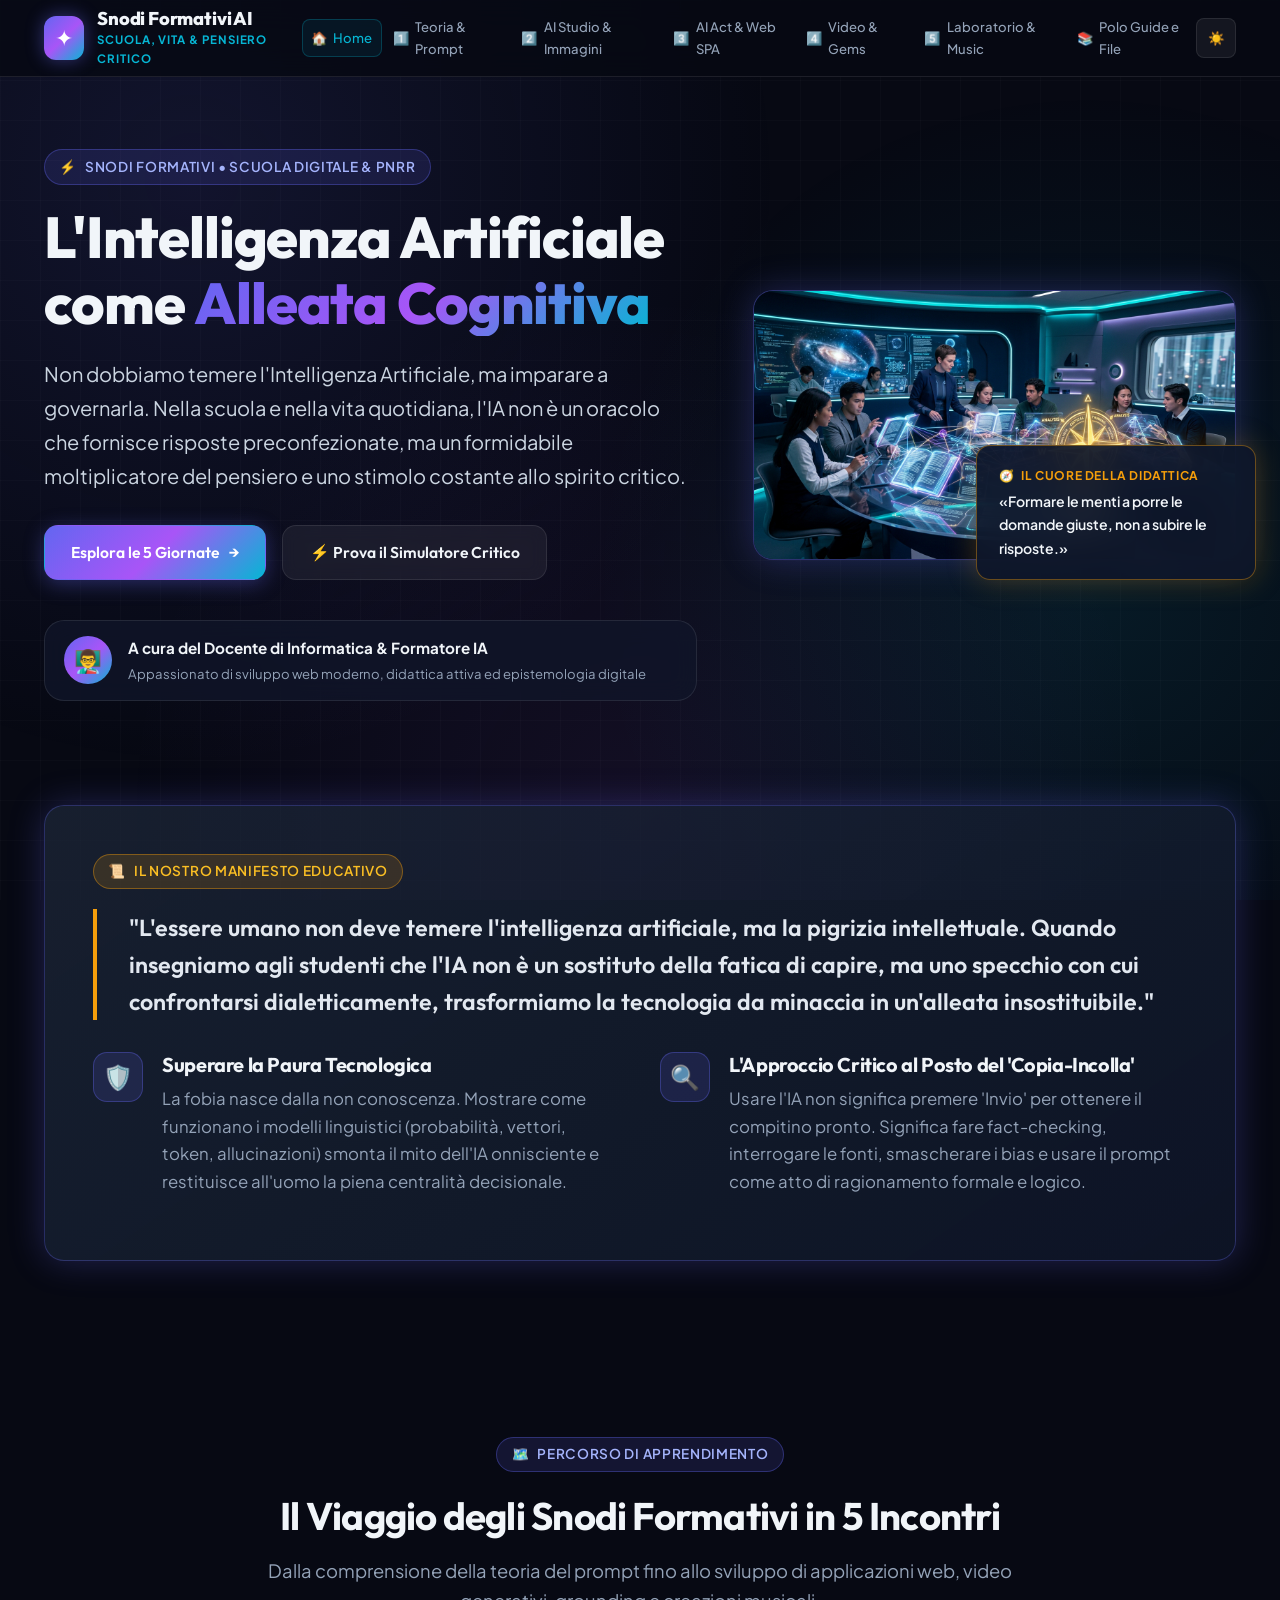
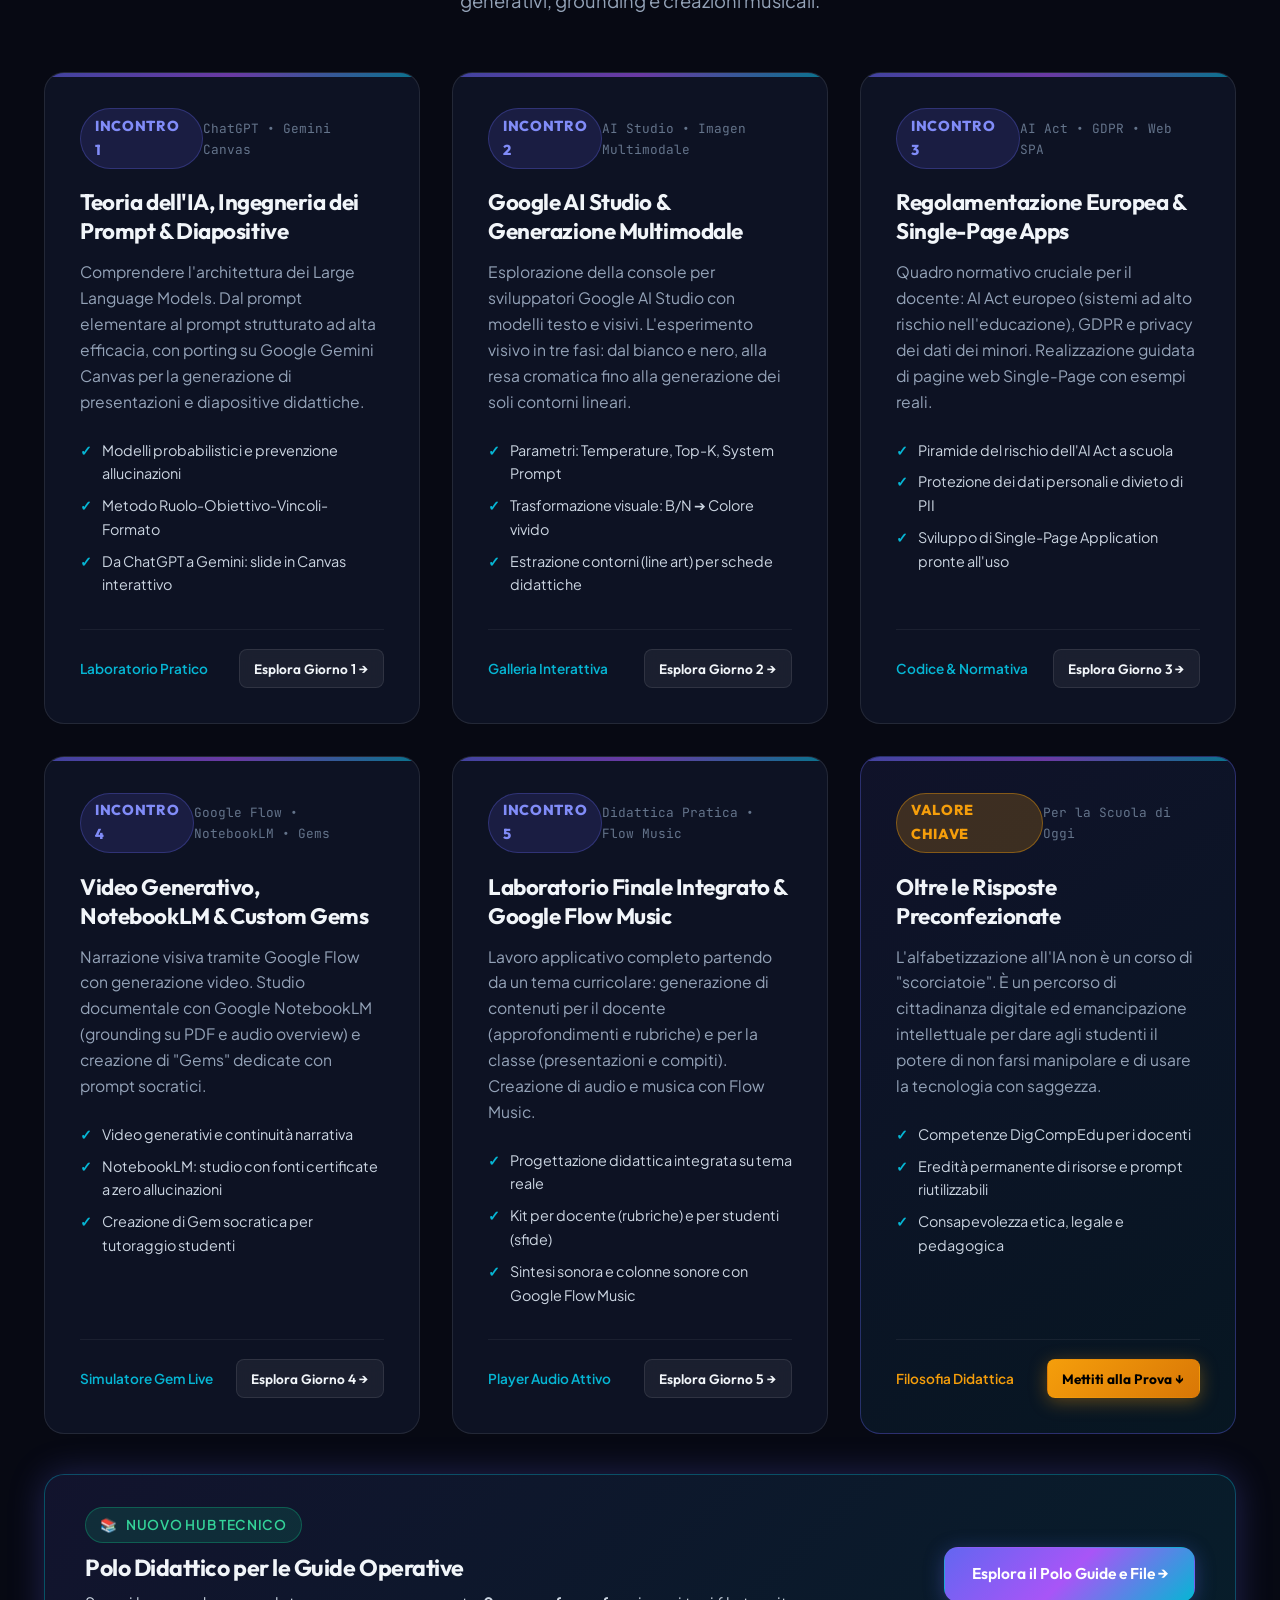
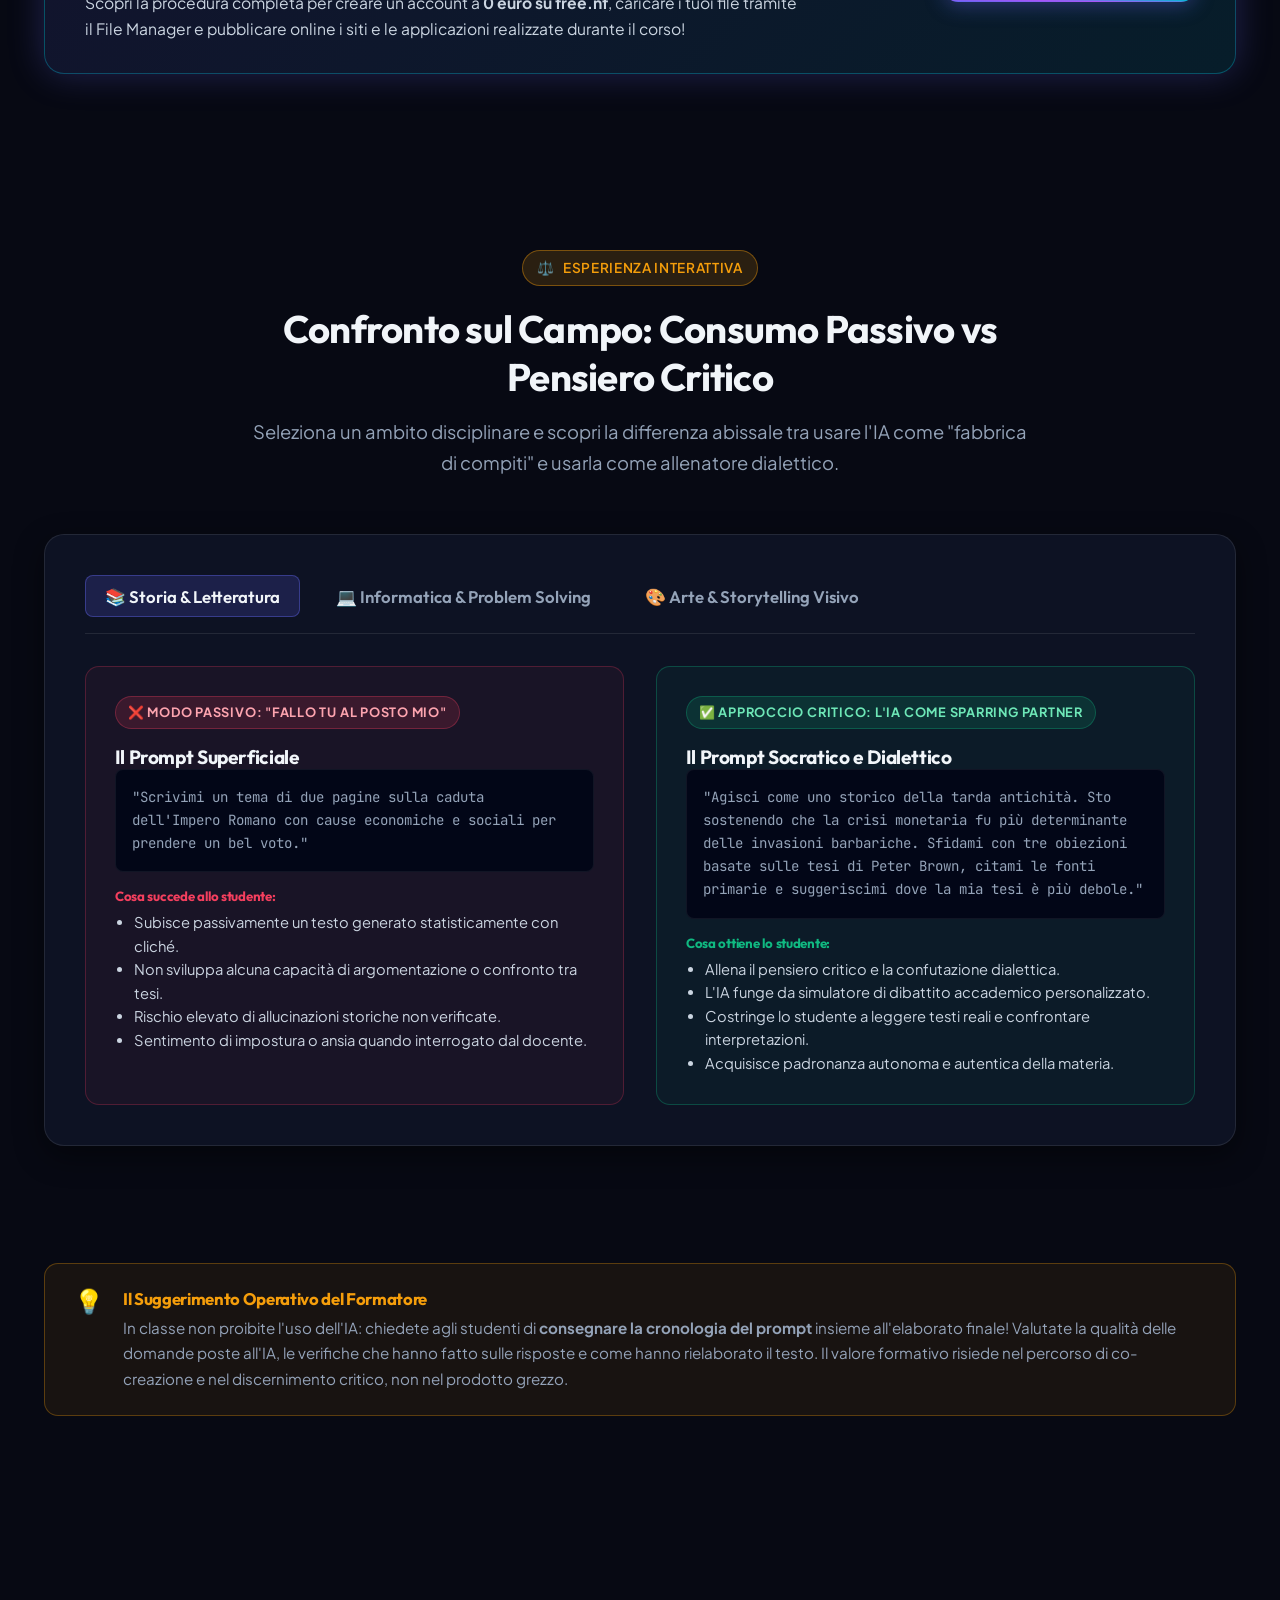
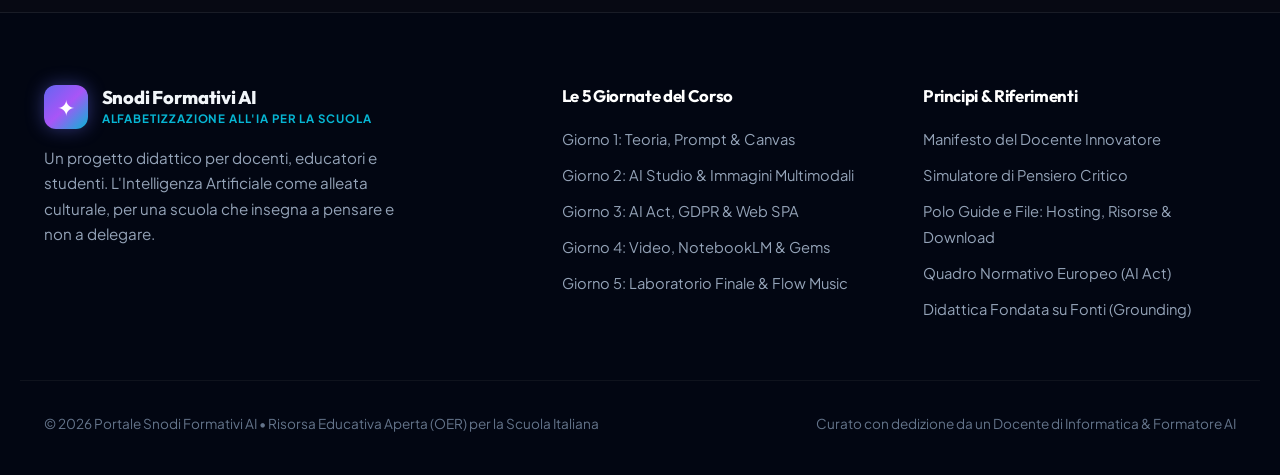
<file: index.html>
<!DOCTYPE html>
<html lang="it">

<head>
  <meta charset="UTF-8">
  <meta name="viewport" content="width=device-width, initial-scale=1.0">
  <title>Snodi Formativi: Alfabetizzazione all'Intelligenza Artificiale | Scuola & Pensiero Critico</title>
  <meta name="description"
    content="Portale del corso di Snodi Formativi per l'alfabetizzazione all'Intelligenza Artificiale nella scuola e nella vita quotidiana. L'IA come alleata cognitiva e il valore del pensiero critico.">
  <meta name="keywords"
    content="Intelligenza Artificiale, Snodi Formativi, Scuola, Docenti, Prompt Engineering, Gemini Canvas, AI Studio, AI Act, GDPR, NotebookLM, Gems">
  <meta name="author" content="Docente di Informatica e Formatore IA">
  <link rel="stylesheet" href="assets/css/style.css">
  <link rel="icon"
    href="data:image/svg+xml,<svg xmlns=%22http://www.w3.org/2000/svg%22 viewBox=%220%22%20%22100%22%20%22100%22><text y=%22.9em%22 font-size=%2290%22>🧠</text></svg>">
</head>

<body>
  <div class="bg-ambient-glow"></div>
  <div class="bg-grid-overlay"></div>

  <!-- Intestazione del Sito -->
  <header class="site-header" id="topHeader">
    <div class="container navbar">
      <a href="index.html" class="brand-logo" aria-label="Homepage Snodi Formativi AI">
        <div class="brand-icon">✦</div>
        <div class="brand-text">
          <span class="brand-title">Snodi Formativi AI</span>
          <span class="brand-subtitle">Scuola, Vita & Pensiero Critico</span>
        </div>
      </a>

      <ul class="nav-links" id="navLinks">
        <li class="nav-item"><a href="index.html" class="active"><span>🏠</span> Home</a></li>
        <li class="nav-item"><a href="giornata-1.html"><span>1️⃣</span> Teoria & Prompt</a></li>
        <li class="nav-item"><a href="giornata-2.html"><span>2️⃣</span> AI Studio & Immagini</a></li>
        <li class="nav-item"><a href="giornata-3.html"><span>3️⃣</span> AI Act & Web SPA</a></li>
        <li class="nav-item"><a href="giornata-4.html"><span>4️⃣</span> Video & Gems</a></li>
        <li class="nav-item"><a href="giornata-5.html"><span>5️⃣</span> Laboratorio & Music</a></li>
        <li class="nav-item"><a href="guide.html"><span>📚</span> Polo Guide e File</a></li>
      </ul>

      <div class="nav-actions">
        <button id="themeToggle" class="theme-toggle-btn" aria-label="Cambia tema chiaro/scuro"
          title="Cambia tema">☀️</button>
        <button id="mobileNavToggle" class="mobile-nav-toggle" aria-label="Apri menu di navigazione">☰</button>
      </div>
    </div>
  </header>

  <main>
    <!-- HERO SECTION -->
    <section class="section hero" id="heroSection">
      <div class="container hero-grid">
        <div class="hero-content">
          <div class="highlight-badge">
            <span>⚡</span> Snodi Formativi • Scuola Digitale & PNRR
          </div>
          <h1>L'Intelligenza Artificiale come <span class="text-gradient">Alleata Cognitiva</span></h1>
          <p class="hero-lead">
            Non dobbiamo temere l'Intelligenza Artificiale, ma imparare a governarla. Nella scuola e nella vita
            quotidiana, l'IA non è un oracolo che fornisce risposte preconfezionate, ma un formidabile moltiplicatore
            del pensiero e uno stimolo costante allo spirito critico.
          </p>

          <div class="hero-cta-group">
            <a href="#curriculumSection" class="btn btn-primary" id="btnExploreDays">
              <span>Esplora le 5 Giornate</span> <span>→</span>
            </a>
            <a href="#simulatorSection" class="btn btn-secondary" id="btnTestSimulator">
              <span>⚡ Prova il Simulatore Critico</span>
            </a>
          </div>

          <div class="teacher-meta-pill">
            <div class="teacher-avatar-badge">👨‍🏫</div>
            <div class="teacher-info">
              <strong>A cura del Docente di Informatica & Formatore IA</strong>
              <span>Appassionato di sviluppo web moderno, didattica attiva ed epistemologia digitale</span>
            </div>
          </div>
        </div>

        <div class="hero-visual">
          <div class="hero-image-wrapper">
            <img src="assets/img/hero.jpg"
              alt="Docente e studenti in classe tecnologica che collaborano con l'IA tramite la bussola del pensiero critico"
              width="800" height="450" loading="eager">
          </div>
          <div class="hero-floating-card">
            <div class="card-label">
              <span>🧭</span> Il Cuore della Didattica
            </div>
            <p>«Formare le menti a porre le domande giuste, non a subire le risposte.»</p>
          </div>
        </div>
      </div>
    </section>

    <!-- MANIFESTO PEDAGOGICO -->
    <section class="section" id="manifestoSection" style="padding-top: 1rem;">
      <div class="container">
        <div class="manifesto-box">
          <div class="highlight-badge"
            style="background: rgba(245, 158, 11, 0.15); border-color: rgba(245, 158, 11, 0.4); color: #fbbf24;">
            <span>📜</span> Il Nostro Manifesto Educativo
          </div>
          <blockquote class="manifesto-quote">
            "L'essere umano non deve temere l'intelligenza artificiale, ma la pigrizia intellettuale. Quando insegniamo
            agli studenti che l'IA non è un sostituto della fatica di capire, ma uno specchio con cui confrontarsi
            dialetticamente, trasformiamo la tecnologia da minaccia in un'alleata insostituibile."
          </blockquote>

          <div class="manifesto-columns">
            <div class="manifesto-item">
              <div class="manifesto-icon">🛡️</div>
              <div>
                <h3 style="margin-bottom: 0.5rem; font-size: 1.25rem;">Superare la Paura Tecnologica</h3>
                <p>
                  La fobia nasce dalla non conoscenza. Mostrare come funzionano i modelli linguistici (probabilità,
                  vettori, token, allucinazioni) smonta il mito dell'IA onnisciente e restituisce all'uomo la piena
                  centralità decisionale.
                </p>
              </div>
            </div>

            <div class="manifesto-item">
              <div class="manifesto-icon">🔍</div>
              <div>
                <h3 style="margin-bottom: 0.5rem; font-size: 1.25rem;">L'Approccio Critico al Posto del 'Copia-Incolla'
                </h3>
                <p>
                  Usare l'IA non significa premere 'Invio' per ottenere il compitino pronto. Significa fare
                  fact-checking, interrogare le fonti, smascherare i bias e usare il prompt come atto di ragionamento
                  formale e logico.
                </p>
              </div>
            </div>
          </div>
        </div>
      </div>
    </section>

    <!-- PROGRAMMA DEL CORSO: 5 GIORNATE INTERATTIVE -->
    <section class="section" id="curriculumSection">
      <div class="container">
        <div class="section-header">
          <div class="highlight-badge"><span>🗺️</span> Percorso di Apprendimento</div>
          <h2>Il Viaggio degli Snodi Formativi in 5 Incontri</h2>
          <p>Dalla comprensione della teoria del prompt fino allo sviluppo di applicazioni web, video generativi,
            grounding e creazioni musicali.</p>
        </div>

        <div class="cards-grid-3" style="gap: 2rem;">
          <!-- Card 1 -->
          <article class="day-card" id="cardDay1">
            <div>
              <div class="day-badge-row">
                <span class="day-number">INCONTRO 1</span>
                <span class="day-tools">ChatGPT • Gemini Canvas</span>
              </div>
              <h3 class="day-title">Teoria dell'IA, Ingegneria dei Prompt & Diapositive</h3>
              <p class="day-description">
                Comprendere l'architettura dei Large Language Models. Dal prompt elementare al prompt strutturato ad
                alta efficacia, con porting su Google Gemini Canvas per la generazione di presentazioni e diapositive
                didattiche.
              </p>
              <ul class="day-keypoints">
                <li><span class="bullet">✓</span> Modelli probabilistici e prevenzione allucinazioni</li>
                <li><span class="bullet">✓</span> Metodo Ruolo-Obiettivo-Vincoli-Formato</li>
                <li><span class="bullet">✓</span> Da ChatGPT a Gemini: slide in Canvas interattivo</li>
              </ul>
            </div>
            <div class="day-card-footer">
              <span style="font-size: 0.85rem; color: var(--accent-secondary); font-weight: 600;">Laboratorio
                Pratico</span>
              <a href="giornata-1.html" class="btn btn-secondary btn-sm"
                aria-label="Vai ai dettagli della Giornata 1">Esplora Giorno 1 →</a>
            </div>
          </article>

          <!-- Card 2 -->
          <article class="day-card" id="cardDay2">
            <div>
              <div class="day-badge-row">
                <span class="day-number">INCONTRO 2</span>
                <span class="day-tools">AI Studio • Imagen Multimodale</span>
              </div>
              <h3 class="day-title">Google AI Studio & Generazione Multimodale</h3>
              <p class="day-description">
                Esplorazione della console per sviluppatori Google AI Studio con modelli testo e visivi. L'esperimento
                visivo in tre fasi: dal bianco e nero, alla resa cromatica fino alla generazione dei soli contorni
                lineari.
              </p>
              <ul class="day-keypoints">
                <li><span class="bullet">✓</span> Parametri: Temperature, Top-K, System Prompt</li>
                <li><span class="bullet">✓</span> Trasformazione visuale: B/N ➔ Colore vivido</li>
                <li><span class="bullet">✓</span> Estrazione contorni (line art) per schede didattiche</li>
              </ul>
            </div>
            <div class="day-card-footer">
              <span style="font-size: 0.85rem; color: var(--accent-secondary); font-weight: 600;">Galleria
                Interattiva</span>
              <a href="giornata-2.html" class="btn btn-secondary btn-sm"
                aria-label="Vai ai dettagli della Giornata 2">Esplora Giorno 2 →</a>
            </div>
          </article>

          <!-- Card 3 -->
          <article class="day-card" id="cardDay3">
            <div>
              <div class="day-badge-row">
                <span class="day-number">INCONTRO 3</span>
                <span class="day-tools">AI Act • GDPR • Web SPA</span>
              </div>
              <h3 class="day-title">Regolamentazione Europea & Single-Page Apps</h3>
              <p class="day-description">
                Quadro normativo cruciale per il docente: AI Act europeo (sistemi ad alto rischio nell'educazione), GDPR
                e privacy dei dati dei minori. Realizzazione guidata di pagine web Single-Page con esempi reali.
              </p>
              <ul class="day-keypoints">
                <li><span class="bullet">✓</span> Piramide del rischio dell'AI Act a scuola</li>
                <li><span class="bullet">✓</span> Protezione dei dati personali e divieto di PII</li>
                <li><span class="bullet">✓</span> Sviluppo di Single-Page Application pronte all'uso</li>
              </ul>
            </div>
            <div class="day-card-footer">
              <span style="font-size: 0.85rem; color: var(--accent-secondary); font-weight: 600;">Codice &
                Normativa</span>
              <a href="giornata-3.html" class="btn btn-secondary btn-sm"
                aria-label="Vai ai dettagli della Giornata 3">Esplora Giorno 3 →</a>
            </div>
          </article>

          <!-- Card 4 -->
          <article class="day-card" id="cardDay4">
            <div>
              <div class="day-badge-row">
                <span class="day-number">INCONTRO 4</span>
                <span class="day-tools">Google Flow • NotebookLM • Gems</span>
              </div>
              <h3 class="day-title">Video Generativo, NotebookLM & Custom Gems</h3>
              <p class="day-description">
                Narrazione visiva tramite Google Flow con generazione video. Studio documentale con Google NotebookLM
                (grounding su PDF e audio overview) e creazione di "Gems" dedicate con prompt socratici.
              </p>
              <ul class="day-keypoints">
                <li><span class="bullet">✓</span> Video generativi e continuità narrativa</li>
                <li><span class="bullet">✓</span> NotebookLM: studio con fonti certificate a zero allucinazioni</li>
                <li><span class="bullet">✓</span> Creazione di Gem socratica per tutoraggio studenti</li>
              </ul>
            </div>
            <div class="day-card-footer">
              <span style="font-size: 0.85rem; color: var(--accent-secondary); font-weight: 600;">Simulatore Gem
                Live</span>
              <a href="giornata-4.html" class="btn btn-secondary btn-sm"
                aria-label="Vai ai dettagli della Giornata 4">Esplora Giorno 4 →</a>
            </div>
          </article>

          <!-- Card 5 -->
          <article class="day-card" id="cardDay5">
            <div>
              <div class="day-badge-row">
                <span class="day-number">INCONTRO 5</span>
                <span class="day-tools">Didattica Pratica • Flow Music</span>
              </div>
              <h3 class="day-title">Laboratorio Finale Integrato & Google Flow Music</h3>
              <p class="day-description">
                Lavoro applicativo completo partendo da un tema curricolare: generazione di contenuti per il docente
                (approfondimenti e rubriche) e per la classe (presentazioni e compiti). Creazione di audio e musica con
                Flow Music.
              </p>
              <ul class="day-keypoints">
                <li><span class="bullet">✓</span> Progettazione didattica integrata su tema reale</li>
                <li><span class="bullet">✓</span> Kit per docente (rubriche) e per studenti (sfide)</li>
                <li><span class="bullet">✓</span> Sintesi sonora e colonne sonore con Google Flow Music</li>
              </ul>
            </div>
            <div class="day-card-footer">
              <span style="font-size: 0.85rem; color: var(--accent-secondary); font-weight: 600;">Player Audio
                Attivo</span>
              <a href="giornata-5.html" class="btn btn-secondary btn-sm"
                aria-label="Vai ai dettagli della Giornata 5">Esplora Giorno 5 →</a>
            </div>
          </article>

          <!-- Card Sintesi / Decalogo -->
          <article class="day-card"
            style="background: linear-gradient(145deg, rgba(99, 102, 241, 0.1) 0%, rgba(6, 182, 212, 0.08) 100%); border-color: rgba(99, 102, 241, 0.35);">
            <div>
              <div class="day-badge-row">
                <span class="day-number"
                  style="background: rgba(245, 158, 11, 0.2); color: #f59e0b; border-color: rgba(245, 158, 11, 0.4);">VALORE
                  CHIAVE</span>
                <span class="day-tools">Per la Scuola di Oggi</span>
              </div>
              <h3 class="day-title">Oltre le Risposte Preconfezionate</h3>
              <p class="day-description">
                L'alfabetizzazione all'IA non è un corso di "scorciatoie". È un percorso di cittadinanza digitale ed
                emancipazione intellettuale per dare agli studenti il potere di non farsi manipolare e di usare la
                tecnologia con saggezza.
              </p>
              <ul class="day-keypoints">
                <li><span class="bullet">✓</span> Competenze DigCompEdu per i docenti</li>
                <li><span class="bullet">✓</span> Eredità permanente di risorse e prompt riutilizzabili</li>
                <li><span class="bullet">✓</span> Consapevolezza etica, legale e pedagogica</li>
              </ul>
            </div>
            <div class="day-card-footer">
              <span style="font-size: 0.85rem; color: var(--accent-amber); font-weight: 600;">Filosofia Didattica</span>
              <a href="#simulatorSection" class="btn btn-amber btn-sm">Mettiti alla Prova ↓</a>
            </div>
          </article>
        </div>

        <!-- BANNER POLO GUIDE -->
        <div style="margin-top: 2.5rem; background: linear-gradient(135deg, rgba(99, 102, 241, 0.12) 0%, rgba(6, 182, 212, 0.12) 100%); border: 1px solid rgba(6, 182, 212, 0.35); border-radius: var(--radius-lg); padding: 2rem 2.5rem; display: flex; align-items: center; justify-content: space-between; flex-wrap: wrap; gap: 1.5rem; box-shadow: var(--shadow-glow);">
          <div style="max-width: 720px;">
            <div class="highlight-badge" style="background: rgba(16, 185, 129, 0.15); color: #34d399; border-color: rgba(16, 185, 129, 0.35); margin-bottom: 0.6rem;">
              <span>📚</span> Nuovo Hub Tecnico
            </div>
            <h3 style="font-size: 1.45rem; margin-bottom: 0.5rem;">Polo Didattico per le Guide Operative</h3>
            <p style="margin-bottom: 0; font-size: 0.98rem; color: var(--text-subtle);">
              Scopri la procedura completa per creare un account a <strong>0 euro su free.nf</strong>, caricare i tuoi file tramite il File Manager e pubblicare online i siti e le applicazioni realizzate durante il corso!
            </p>
          </div>
          <a href="guide.html" class="btn btn-primary" style="white-space: nowrap;">
            <span>Esplora il Polo Guide e File →</span>
          </a>
        </div>
      </div>
    </section>

    <!-- SIMULATORE INTERATTIVO: APPROCCIO CRITICO VS RISPOSTA PASSIVA -->
    <section class="section" id="simulatorSection">
      <div class="container">
        <div class="section-header">
          <div class="highlight-badge"
            style="background: rgba(245, 158, 11, 0.15); border-color: rgba(245, 158, 11, 0.4); color: #f59e0b;">
            <span>⚖️</span> Esperienza Interattiva
          </div>
          <h2>Confronto sul Campo: Consumo Passivo vs Pensiero Critico</h2>
          <p>Seleziona un ambito disciplinare e scopri la differenza abissale tra usare l'IA come "fabbrica di compiti"
            e usarla come allenatore dialettico.</p>
        </div>

        <div class="simulator-container">
          <div class="sim-tabs" role="tablist">
            <button class="sim-tab-btn active" data-tab="humanities" role="tab" id="tabBtnHumanities">📚 Storia &
              Letteratura</button>
            <button class="sim-tab-btn" data-tab="stem" role="tab" id="tabBtnStem">💻 Informatica & Problem
              Solving</button>
            <button class="sim-tab-btn" data-tab="creative" role="tab" id="tabBtnCreative">🎨 Arte & Storytelling
              Visivo</button>
          </div>

          <!-- Tab 1: Umanistico -->
          <div class="sim-panel active" id="tab-humanities" role="tabpanel">
            <div class="comparison-grid">
              <div class="comparison-box passive">
                <span class="box-tag passive">❌ Modo Passivo: "Fallo tu al posto mio"</span>
                <h4>Il Prompt Superficiale</h4>
                <div class="prompt-snippet">
                  "Scrivimi un tema di due pagine sulla caduta dell'Impero Romano con cause economiche e sociali per
                  prendere un bel voto."
                </div>
                <h5 style="color: var(--accent-rose); margin-bottom: 0.4rem;">Cosa succede allo studente:</h5>
                <ul style="padding-left: 1.2rem; color: var(--text-subtle); font-size: 0.92rem; line-height: 1.6;">
                  <li>Subisce passivamente un testo generato statisticamente con cliché.</li>
                  <li>Non sviluppa alcuna capacità di argomentazione o confronto tra tesi.</li>
                  <li>Rischio elevato di allucinazioni storiche non verificate.</li>
                  <li>Sentimento di impostura o ansia quando interrogato dal docente.</li>
                </ul>
              </div>

              <div class="comparison-box critical">
                <span class="box-tag critical">✅ Approccio Critico: L'IA come Sparring Partner</span>
                <h4>Il Prompt Socratico e Dialettico</h4>
                <div class="prompt-snippet">
                  "Agisci come uno storico della tarda antichità. Sto sostenendo che la crisi monetaria fu più
                  determinante delle invasioni barbariche. Sfidami con tre obiezioni basate sulle tesi di Peter Brown,
                  citami le fonti primarie e suggeriscimi dove la mia tesi è più debole."
                </div>
                <h5 style="color: var(--accent-emerald); margin-bottom: 0.4rem;">Cosa ottiene lo studente:</h5>
                <ul style="padding-left: 1.2rem; color: var(--text-subtle); font-size: 0.92rem; line-height: 1.6;">
                  <li>Allena il pensiero critico e la confutazione dialettica.</li>
                  <li>L'IA funge da simulatore di dibattito accademico personalizzato.</li>
                  <li>Costringe lo studente a leggere testi reali e confrontare interpretazioni.</li>
                  <li>Acquisisce padronanza autonoma e autentica della materia.</li>
                </ul>
              </div>
            </div>
          </div>

          <!-- Tab 2: STEM -->
          <div class="sim-panel" id="tab-stem" role="tabpanel">
            <div class="comparison-grid">
              <div class="comparison-box passive">
                <span class="box-tag passive">❌ Modo Passivo: Copiare il codice</span>
                <h4>Il Prompt Superficiale</h4>
                <div class="prompt-snippet">
                  "Dammi il codice completo in JavaScript per un algoritmo di ordinamento e spiegami come incollarlo
                  nella mia pagina."
                </div>
                <h5 style="color: var(--accent-rose); margin-bottom: 0.4rem;">Cosa succede allo studente:</h5>
                <ul style="padding-left: 1.2rem; color: var(--text-subtle); font-size: 0.92rem; line-height: 1.6;">
                  <li>Incolla codice opaco senza comprenderne la complessità computazionale O(n² vs O(n log n)).</li>
                  <li>Incapace di effettuare il debugging non appena i dati o i requisiti cambiano.</li>
                  <li>Nessuna memorizzazione di pattern o logica algoritmica.</li>
                </ul>
              </div>

              <div class="comparison-box critical">
                <span class="box-tag critical">✅ Approccio Critico: Debugging Cognitivo</span>
                <h4>Il Prompt Socratico e Dialettico</h4>
                <div class="prompt-snippet">
                  "Ecco il mio codice per l'ordinamento: [codice]. Non dirmi la correzione diretta, ma mostrami un caso
                  limite (edge case) in cui il mio algoritmo fallirà e ponimi due domande per aiutarmi a capire dove il
                  ciclo while perde la condizione di arresto."
                </div>
                <h5 style="color: var(--accent-emerald); margin-bottom: 0.4rem;">Cosa ottiene lo studente:</h5>
                <ul style="padding-left: 1.2rem; color: var(--text-subtle); font-size: 0.92rem; line-height: 1.6;">
                  <li>Comprende intimamente la logica dei flussi e degli invarianti di ciclo.</li>
                  <li>Sviluppa l'attitudine all'analisi metodica dell'errore (computational thinking).</li>
                  <li>L'IA fa da mentore paziente h24 senza togliere il brivido della scoperta.</li>
                </ul>
              </div>
            </div>
          </div>

          <!-- Tab 3: Creativo / Visivo -->
          <div class="sim-panel" id="tab-creative" role="tabpanel">
            <div class="comparison-grid">
              <div class="comparison-box passive">
                <span class="box-tag passive">❌ Modo Passivo: Immagine casuale</span>
                <h4>Il Prompt Superficiale</h4>
                <div class="prompt-snippet">
                  "Fammi una bella immagine del futuro con i robot."
                </div>
                <h5 style="color: var(--accent-rose); margin-bottom: 0.4rem;">Cosa succede allo studente:</h5>
                <ul style="padding-left: 1.2rem; color: var(--text-subtle); font-size: 0.92rem; line-height: 1.6;">
                  <li>Riceve un'immagine stereotipata generata dalla media probabilistica dei dati.</li>
                  <li>Nessun controllo su composizione, proporzioni, stile o messaggio semantico.</li>
                  <li>L'estetica è dominata dall'algoritmo anziché dalla visione dell'autore.</li>
                </ul>
              </div>

              <div class="comparison-box critical">
                <span class="box-tag critical">✅ Approccio Critico: Multimodalità e Controllo Artistico</span>
                <h4>Il Prompt Strutturato & Pipeline Visiva</h4>
                <div class="prompt-snippet">
                  "Composizione retrofuturistica ispirata all'Art Déco e al Bauhaus. Vista prospettica frontale,
                  contrasto chiaroscurale drammatico stile xilografia monocromatica, successivamente colorata con
                  palette smeraldo ed estrazione dei soli contorni lineari per studio anatomico."
                </div>
                <h5 style="color: var(--accent-emerald); margin-bottom: 0.4rem;">Cosa ottiene lo studente:</h5>
                <ul style="padding-left: 1.2rem; color: var(--text-subtle); font-size: 0.92rem; line-height: 1.6;">
                  <li>Applica nozioni di storia dell'arte, fotografia e teoria del colore.</li>
                  <li>Controlla il processo iterativo in più stadi (come esplorato nel Giorno 2).</li>
                  <li>Usa l'IA come pennello digitale potenziato guidato dalla cultura umana.</li>
                </ul>
              </div>
            </div>
          </div>
        </div>
      </div>
    </section>

    <!-- CALLOUT PER I DOCENTI -->
    <section class="section" style="padding-top: 0;">
      <div class="container">
        <div class="callout callout-pedagogy">
          <div class="callout-icon">💡</div>
          <div class="callout-content">
            <h4>Il Suggerimento Operativo del Formatore</h4>
            <p>
              In classe non proibite l'uso dell'IA: chiedete agli studenti di <strong>consegnare la cronologia del
                prompt</strong> insieme all'elaborato finale! Valutate la qualità delle domande poste all'IA, le
              verifiche che hanno fatto sulle risposte e come hanno rielaborato il testo. Il valore formativo risiede
              nel percorso di co-creazione e nel discernimento critico, non nel prodotto grezzo.
            </p>
          </div>
        </div>
      </div>
    </section>
  </main>

  <!-- FOOTER -->
  <footer class="site-footer">
    <div class="container footer-grid">
      <div class="footer-brand">
        <div class="brand-logo" style="margin-bottom: 1rem;">
          <div class="brand-icon">✦</div>
          <div class="brand-text">
            <span class="brand-title">Snodi Formativi AI</span>
            <span class="brand-subtitle">Alfabetizzazione all'IA per la Scuola</span>
          </div>
        </div>
        <p>
          Un progetto didattico per docenti, educatori e studenti. L'Intelligenza Artificiale come alleata culturale,
          per una scuola che insegna a pensare e non a delegare.
        </p>
      </div>

      <div class="footer-col">
        <h4>Le 5 Giornate del Corso</h4>
        <ul class="footer-links">
          <li><a href="giornata-1.html">Giorno 1: Teoria, Prompt & Canvas</a></li>
          <li><a href="giornata-2.html">Giorno 2: AI Studio & Immagini Multimodali</a></li>
          <li><a href="giornata-3.html">Giorno 3: AI Act, GDPR & Web SPA</a></li>
          <li><a href="giornata-4.html">Giorno 4: Video, NotebookLM & Gems</a></li>
          <li><a href="giornata-5.html">Giorno 5: Laboratorio Finale & Flow Music</a></li>
        </ul>
      </div>

      <div class="footer-col">
        <h4>Principi & Riferimenti</h4>
        <ul class="footer-links">
          <li><a href="#manifestoSection">Manifesto del Docente Innovatore</a></li>
          <li><a href="#simulatorSection">Simulatore di Pensiero Critico</a></li>
          <li><a href="guide.html">Polo Guide e File: Hosting, Risorse & Download</a></li>
          <li><a href="giornata-3.html#aiActSection">Quadro Normativo Europeo (AI Act)</a></li>
          <li><a href="giornata-4.html#notebooklmSection">Didattica Fondata su Fonti (Grounding)</a></li>
        </ul>
      </div>
    </div>

    <div class="container footer-bottom">
      <div>© 2026 Portale Snodi Formativi AI • Risorsa Educativa Aperta (OER) per la Scuola Italiana</div>
      <div>Curato con dedizione da un Docente di Informatica & Formatore AI</div>
    </div>
  </footer>

  <script src="assets/js/main.js"></script>
</body>

</html>
</file>
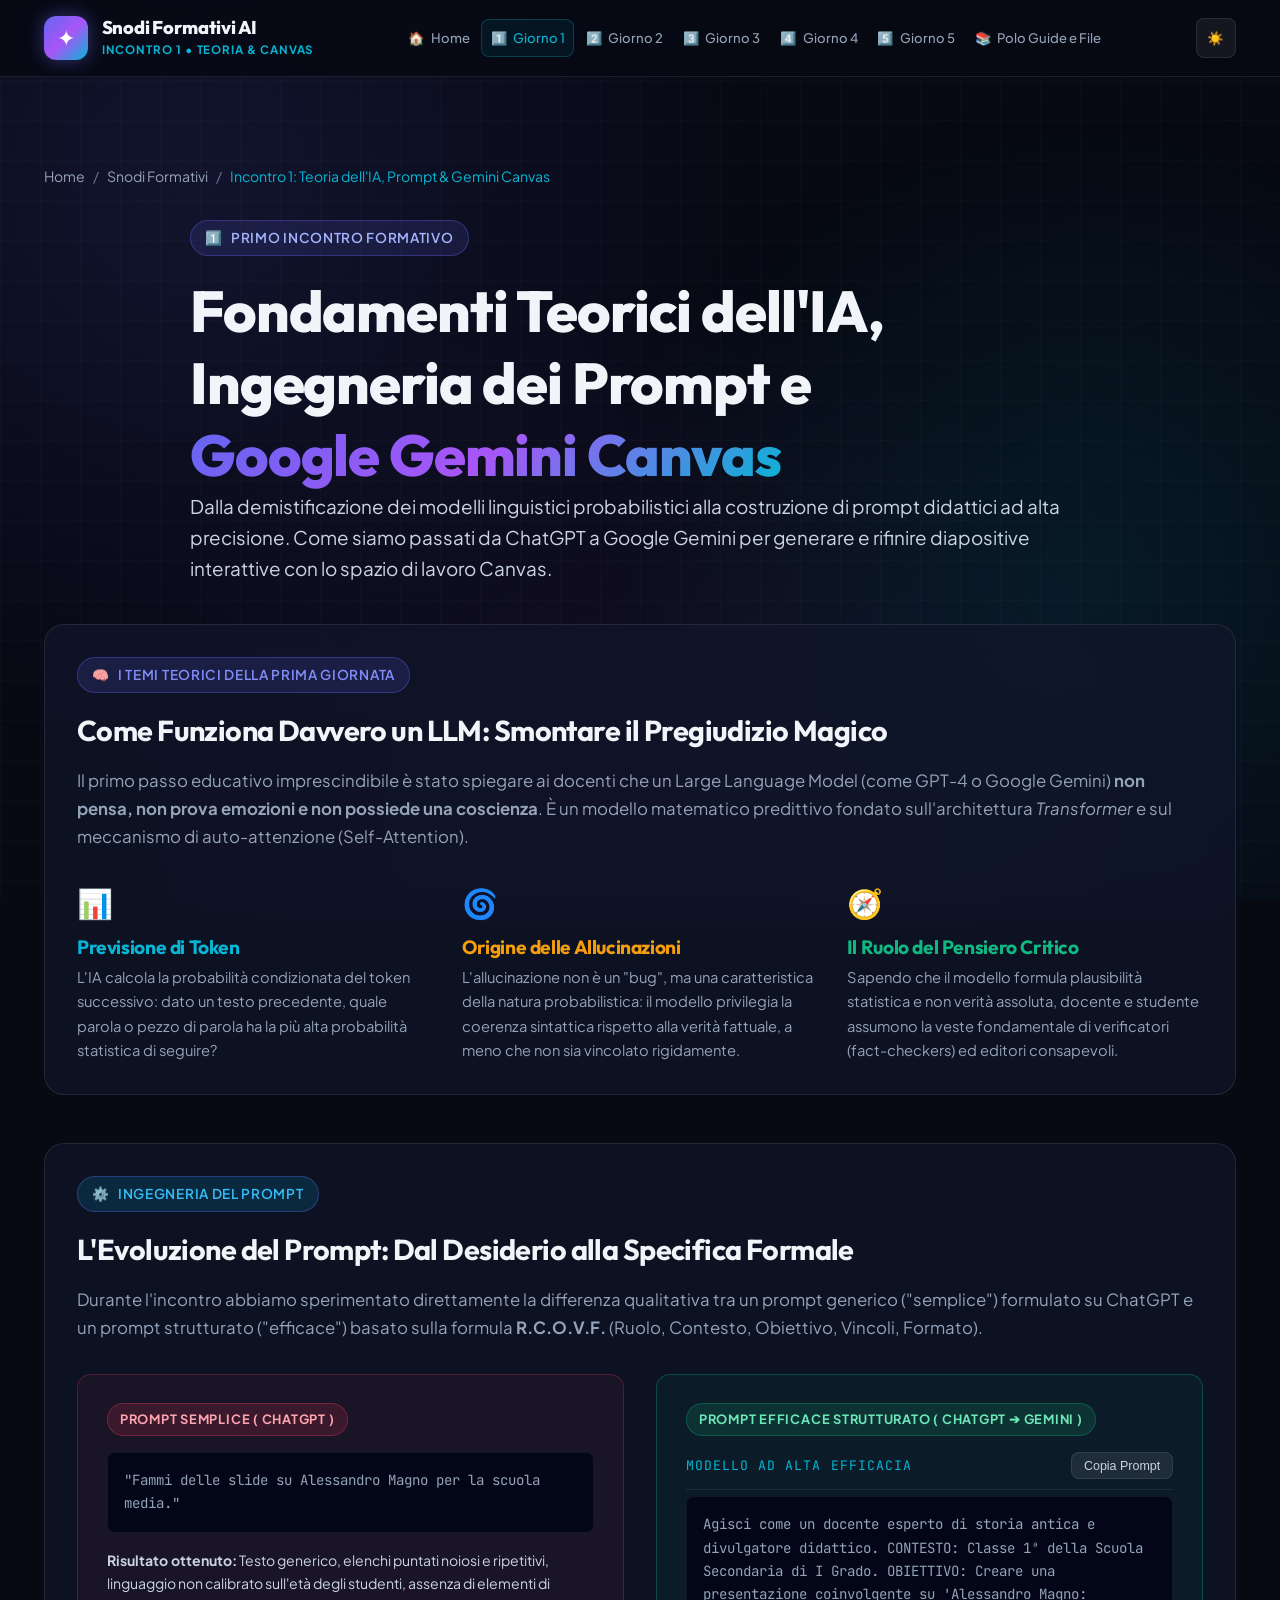
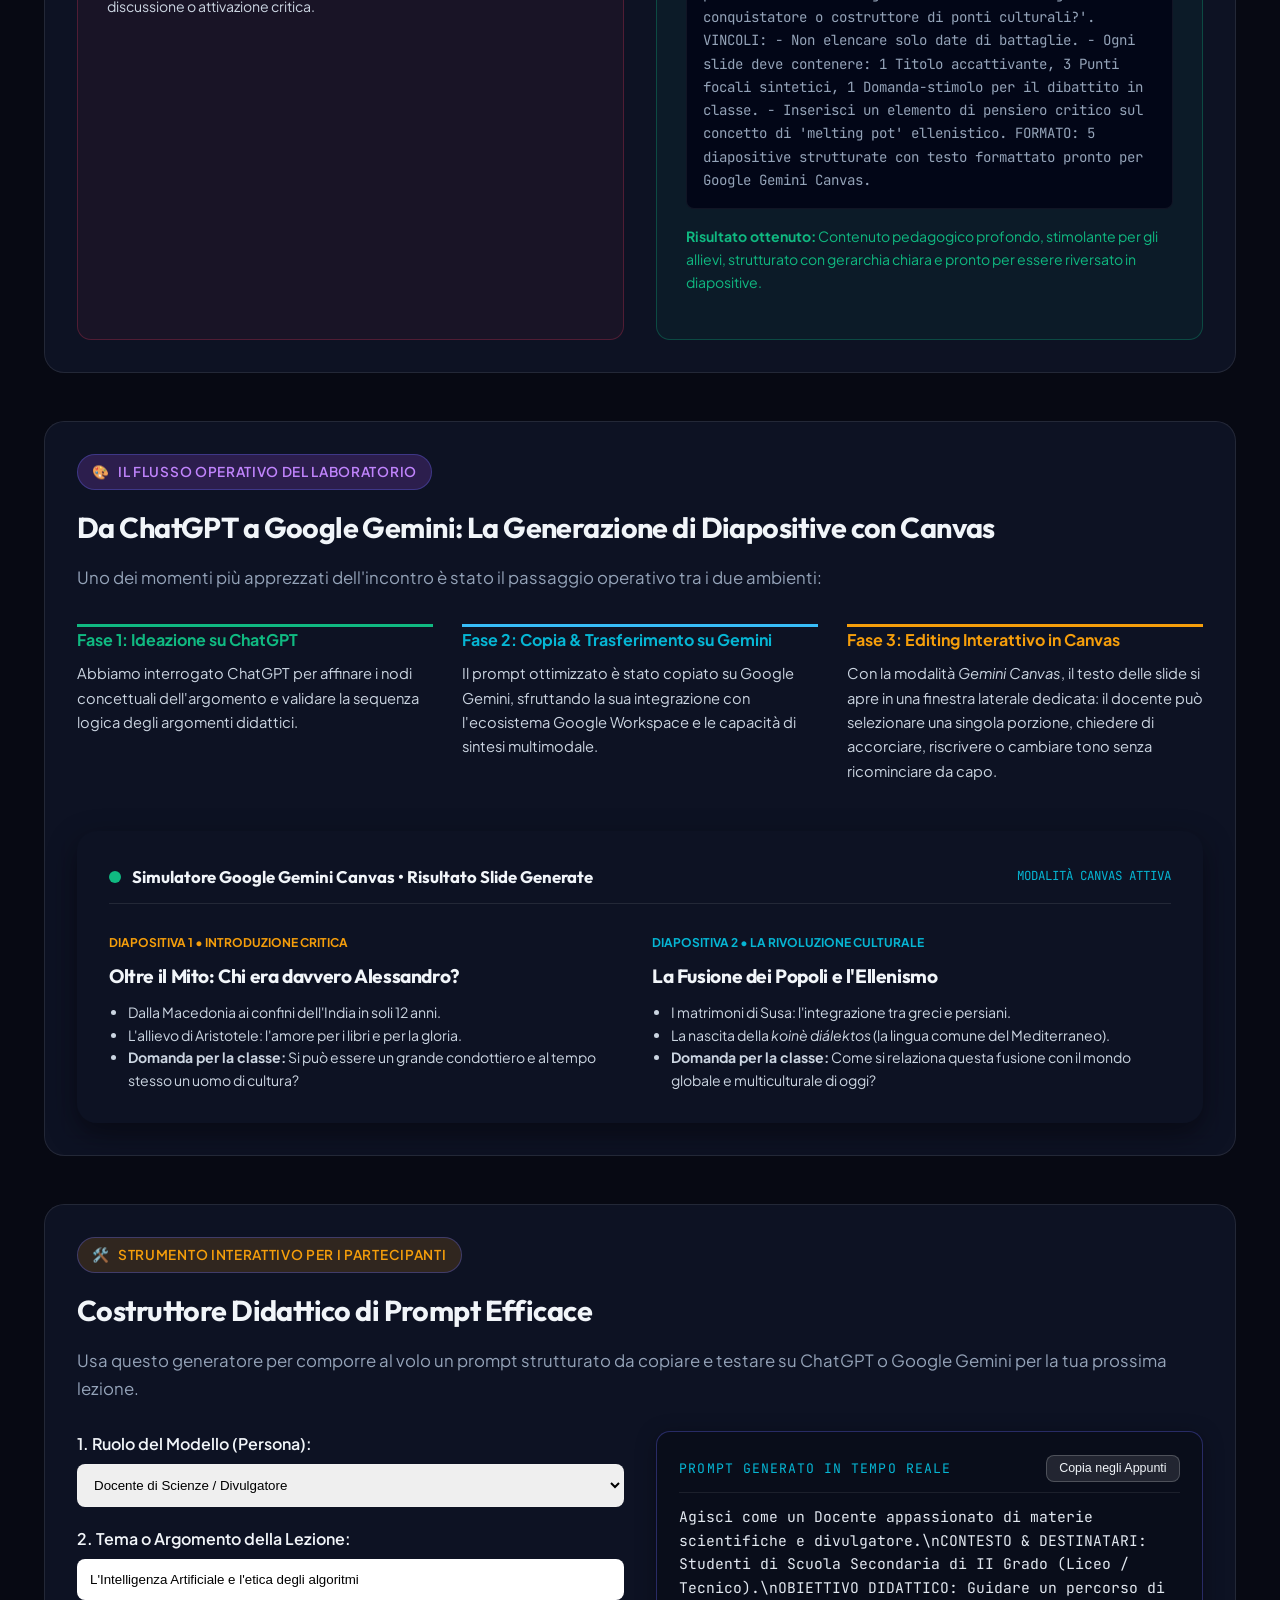
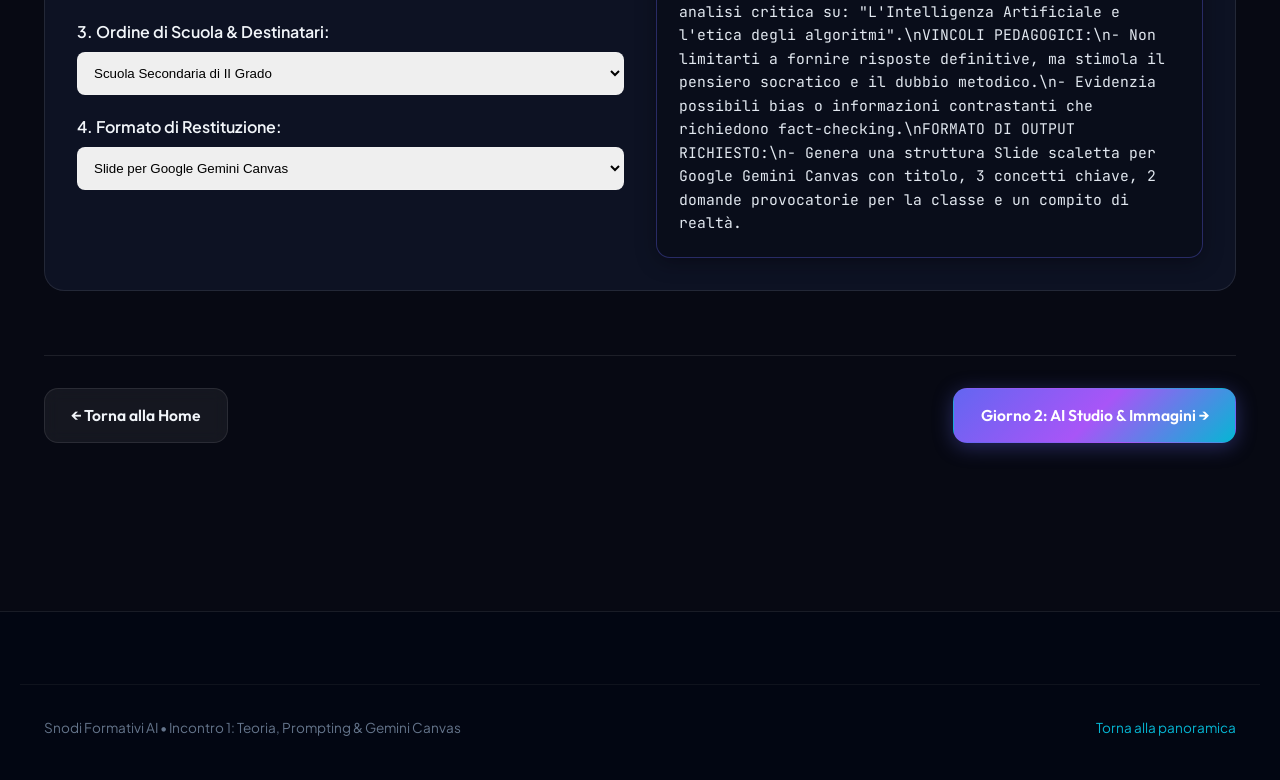
<file: giornata-1.html>
<!DOCTYPE html>
<html lang="it">
<head>
  <meta charset="UTF-8">
  <meta name="viewport" content="width=device-width, initial-scale=1.0">
  <title>Incontro 1: Teoria dell'IA, Ingegneria dei Prompt e Gemini Canvas | Snodi Formativi</title>
  <meta name="description" content="Prima giornata del corso Snodi Formativi: fondamenti teorici dei Large Language Models, confronto prompt ChatGPT, ottimizzazione su Gemini e creazione slide con Gemini Canvas.">
  <link rel="stylesheet" href="assets/css/style.css">
  <link rel="icon" href="data:image/svg+xml,<svg xmlns=%22http://www.w3.org/2000/svg%22 viewBox=%220%22%20%22100%22%20%22100%22><text y=%22.9em%22 font-size=%2290%22>🧠</text></svg>">
</head>
<body>
  <div class="bg-ambient-glow"></div>
  <div class="bg-grid-overlay"></div>

  <!-- Header -->
  <header class="site-header">
    <div class="container navbar">
      <a href="index.html" class="brand-logo" aria-label="Torna alla Home">
        <div class="brand-icon">✦</div>
        <div class="brand-text">
          <span class="brand-title">Snodi Formativi AI</span>
          <span class="brand-subtitle">Incontro 1 • Teoria & Canvas</span>
        </div>
      </a>

      <ul class="nav-links" id="navLinks">
        <li class="nav-item"><a href="index.html"><span>🏠</span> Home</a></li>
        <li class="nav-item"><a href="giornata-1.html" class="active"><span>1️⃣</span> Giorno 1</a></li>
        <li class="nav-item"><a href="giornata-2.html"><span>2️⃣</span> Giorno 2</a></li>
        <li class="nav-item"><a href="giornata-3.html"><span>3️⃣</span> Giorno 3</a></li>
        <li class="nav-item"><a href="giornata-4.html"><span>4️⃣</span> Giorno 4</a></li>
        <li class="nav-item"><a href="giornata-5.html"><span>5️⃣</span> Giorno 5</a></li>
        <li class="nav-item"><a href="guide.html"><span>📚</span> Polo Guide e File</a></li>
      </ul>

      <div class="nav-actions">
        <button id="themeToggle" class="theme-toggle-btn" aria-label="Cambia tema">☀️</button>
        <button id="mobileNavToggle" class="mobile-nav-toggle" aria-label="Apri menu">☰</button>
      </div>
    </div>
  </header>

  <main class="section">
    <div class="container">
      <!-- Breadcrumb -->
      <nav class="breadcrumb" aria-label="Percorso di navigazione">
        <a href="index.html">Home</a>
        <span class="sep">/</span>
        <a href="index.html#curriculumSection">Snodi Formativi</a>
        <span class="sep">/</span>
        <span style="color: var(--accent-secondary);">Incontro 1: Teoria dell'IA, Prompt & Gemini Canvas</span>
      </nav>

      <!-- Intestazione Pagina -->
      <header class="section-header" style="text-align: left; max-width: 900px; margin-bottom: 2.5rem;">
        <div class="highlight-badge"><span>1️⃣</span> Primo Incontro Formativo</div>
        <h1>Fondamenti Teorici dell'IA, Ingegneria dei Prompt e <span class="text-gradient">Google Gemini Canvas</span></h1>
        <p style="font-size: 1.18rem; color: var(--text-subtle);">
          Dalla demistificazione dei modelli linguistici probabilistici alla costruzione di prompt didattici ad alta precisione. Come siamo passati da ChatGPT a Google Gemini per generare e rifinire diapositive interattive con lo spazio di lavoro Canvas.
        </p>
      </header>

      <!-- SEZIONE 1: LA TEORIA DIETRO I MODELLI LINGUISTICI -->
      <section class="card" style="margin-bottom: 3rem;">
        <div class="highlight-badge" style="background: rgba(99, 102, 241, 0.15); color: #818cf8;">
          <span>🧠</span> I Temi Teorici della Prima Giornata
        </div>
        <h2 style="font-size: 1.8rem; margin-bottom: 1.2rem;">Come Funziona Davvero un LLM: Smontare il Pregiudizio Magico</h2>
        <p>
          Il primo passo educativo imprescindibile è stato spiegare ai docenti che un Large Language Model (come GPT-4 o Google Gemini) <strong>non pensa, non prova emozioni e non possiede una coscienza</strong>. È un modello matematico predittivo fondato sull'architettura <em>Transformer</em> e sul meccanismo di auto-attenzione (Self-Attention).
        </p>

        <div class="cards-grid-3" style="margin-top: 1.8rem;">
          <div class="nested-card">
            <div style="font-size: 1.8rem; margin-bottom: 0.5rem;">📊</div>
            <h4 style="margin-bottom: 0.4rem; color: var(--accent-secondary);">Previsione di Token</h4>
            <p style="font-size: 0.92rem; margin-bottom: 0;">
              L'IA calcola la probabilità condizionata del token successivo: dato un testo precedente, quale parola o pezzo di parola ha la più alta probabilità statistica di seguire?
            </p>
          </div>

          <div class="nested-card">
            <div style="font-size: 1.8rem; margin-bottom: 0.5rem;">🌀</div>
            <h4 style="margin-bottom: 0.4rem; color: var(--accent-amber);">Origine delle Allucinazioni</h4>
            <p style="font-size: 0.92rem; margin-bottom: 0;">
              L'allucinazione non è un "bug", ma una caratteristica della natura probabilistica: il modello privilegia la coerenza sintattica rispetto alla verità fattuale, a meno che non sia vincolato rigidamente.
            </p>
          </div>

          <div class="nested-card">
            <div style="font-size: 1.8rem; margin-bottom: 0.5rem;">🧭</div>
            <h4 style="margin-bottom: 0.4rem; color: var(--accent-emerald);">Il Ruolo del Pensiero Critico</h4>
            <p style="font-size: 0.92rem; margin-bottom: 0;">
              Sapendo che il modello formula plausibilità statistica e non verità assoluta, docente e studente assumono la veste fondamentale di verificatori (fact-checkers) ed editori consapevoli.
            </p>
          </div>
        </div>
      </section>

      <!-- SEZIONE 2: DAI PROMPT SEMPLICI AI PROMPT EFFICACI -->
      <section class="card" style="margin-bottom: 3rem;">
        <div class="highlight-badge" style="background: rgba(6, 182, 212, 0.15); color: #38bdf8;">
          <span>⚙️</span> Ingegneria del Prompt
        </div>
        <h2 style="font-size: 1.8rem; margin-bottom: 1.2rem;">L'Evoluzione del Prompt: Dal Desiderio alla Specifica Formale</h2>
        <p>
          Durante l'incontro abbiamo sperimentato direttamente la differenza qualitativa tra un prompt generico ("semplice") formulato su ChatGPT e un prompt strutturato ("efficace") basato sulla formula <strong>R.C.O.V.F.</strong> (Ruolo, Contesto, Obiettivo, Vincoli, Formato).
        </p>

        <!-- Esempio 1: Il Prompt Semplice vs Efficace -->
        <div class="comparison-grid" style="margin-top: 2rem;">
          <div class="comparison-box passive">
            <span class="box-tag passive">Prompt Semplice ( ChatGPT )</span>
            <div class="prompt-snippet" id="snippetSimplePrompt">
"Fammi delle slide su Alessandro Magno per la scuola media."
            </div>
            <p style="font-size: 0.88rem; color: var(--text-subtle);">
              <strong>Risultato ottenuto:</strong> Testo generico, elenchi puntati noiosi e ripetitivi, linguaggio non calibrato sull'età degli studenti, assenza di elementi di discussione o attivazione critica.
            </p>
          </div>

          <div class="comparison-box critical">
            <span class="box-tag critical">Prompt Efficace Strutturato ( ChatGPT ➔ Gemini )</span>
            <div class="prompt-box-header" style="margin-bottom: 0.4rem;">
              <span class="prompt-box-title">Modello ad Alta Efficacia</span>
              <button class="btn-copy" data-target="snippetEffectivePrompt" aria-label="Copia prompt efficace">Copia Prompt</button>
            </div>
            <div class="prompt-snippet" id="snippetEffectivePrompt">
Agisci come un docente esperto di storia antica e divulgatore didattico.
CONTESTO: Classe 1ª della Scuola Secondaria di I Grado.
OBIETTIVO: Creare una presentazione coinvolgente su 'Alessandro Magno: conquistatore o costruttore di ponti culturali?'.
VINCOLI:
- Non elencare solo date di battaglie.
- Ogni slide deve contenere: 1 Titolo accattivante, 3 Punti focali sintetici, 1 Domanda-stimolo per il dibattito in classe.
- Inserisci un elemento di pensiero critico sul concetto di 'melting pot' ellenistico.
FORMATO: 5 diapositive strutturate con testo formattato pronto per Google Gemini Canvas.
            </div>
            <p style="font-size: 0.88rem; color: var(--accent-emerald);">
              <strong>Risultato ottenuto:</strong> Contenuto pedagogico profondo, stimolante per gli allievi, strutturato con gerarchia chiara e pronto per essere riversato in diapositive.
            </p>
          </div>
        </div>
      </section>

      <!-- SEZIONE 3: COPIA SU GEMINI E UTILIZZO DI GEMINI CANVAS -->
      <section class="card card-featured" style="margin-bottom: 3rem;">
        <div class="highlight-badge" style="background: rgba(168, 85, 247, 0.2); color: #c084fc;">
          <span>🎨</span> Il Flusso Operativo del Laboratorio
        </div>
        <h2 style="font-size: 1.8rem; margin-bottom: 1.2rem;">Da ChatGPT a Google Gemini: La Generazione di Diapositive con Canvas</h2>
        <p>
          Uno dei momenti più apprezzati dell'incontro è stato il passaggio operativo tra i due ambienti:
        </p>

        <div class="cards-grid-3" style="margin: 2rem 0;">
          <div class="nested-card" style="border-top: 3px solid #10b981;">
            <strong style="color: var(--accent-emerald); display: block; margin-bottom: 0.5rem;">Fase 1: Ideazione su ChatGPT</strong>
            <p style="font-size: 0.92rem; color: var(--text-subtle);">
              Abbiamo interrogato ChatGPT per affinare i nodi concettuali dell'argomento e validare la sequenza logica degli argomenti didattici.
            </p>
          </div>

          <div class="nested-card" style="border-top: 3px solid #38bdf8;">
            <strong style="color: var(--accent-secondary); display: block; margin-bottom: 0.5rem;">Fase 2: Copia & Trasferimento su Gemini</strong>
            <p style="font-size: 0.92rem; color: var(--text-subtle);">
              Il prompt ottimizzato è stato copiato su Google Gemini, sfruttando la sua integrazione con l'ecosistema Google Workspace e le capacità di sintesi multimodale.
            </p>
          </div>

          <div class="nested-card" style="border-top: 3px solid #f59e0b;">
            <strong style="color: var(--accent-amber); display: block; margin-bottom: 0.5rem;">Fase 3: Editing Interattivo in Canvas</strong>
            <p style="font-size: 0.92rem; color: var(--text-subtle);">
              Con la modalità <em>Gemini Canvas</em>, il testo delle slide si apre in una finestra laterale dedicata: il docente può selezionare una singola porzione, chiedere di accorciare, riscrivere o cambiare tono senza ricominciare da capo.
            </p>
          </div>
        </div>

        <!-- SIMULATORE ANTEPRIMA GEMINI CANVAS -->
        <div class="spa-demo-box" style="border-radius: var(--radius-lg); padding: 2rem; box-shadow: var(--shadow-md);">
          <div style="display: flex; justify-content: space-between; align-items: center; border-bottom: 1px solid var(--border-subtle); padding-bottom: 0.8rem; margin-bottom: 1.5rem;">
            <div style="display: flex; align-items: center; gap: 0.7rem;">
              <span style="display: inline-block; width: 12px; height: 12px; border-radius: 50%; background: #10b981;"></span>
              <strong style="font-family: var(--font-heading); font-size: 1.05rem;">Simulatore Google Gemini Canvas • Risultato Slide Generate</strong>
            </div>
            <span style="font-family: var(--font-mono); font-size: 0.78rem; color: var(--accent-secondary);">MODALITÀ CANVAS ATTIVA</span>
          </div>

          <div class="cards-grid-2" style="gap: 1.5rem;">
            <!-- Slide 1 -->
            <div class="nested-card">
              <span style="font-size: 0.75rem; color: var(--accent-amber); font-weight: 700; text-transform: uppercase;">Diapositiva 1 • Introduzione Critica</span>
              <h4 style="margin: 0.6rem 0 0.8rem 0;">Oltre il Mito: Chi era davvero Alessandro?</h4>
              <ul style="font-size: 0.88rem; color: var(--text-subtle); line-height: 1.6; padding-left: 1.2rem;">
                <li>Dalla Macedonia ai confini dell'India in soli 12 anni.</li>
                <li>L'allievo di Aristotele: l'amore per i libri e per la gloria.</li>
                <li><strong>Domanda per la classe:</strong> Si può essere un grande condottiero e al tempo stesso un uomo di cultura?</li>
              </ul>
            </div>

            <!-- Slide 2 -->
            <div class="nested-card">
              <span style="font-size: 0.75rem; color: var(--accent-secondary); font-weight: 700; text-transform: uppercase;">Diapositiva 2 • La Rivoluzione Culturale</span>
              <h4 style="margin: 0.6rem 0 0.8rem 0;">La Fusione dei Popoli e l'Ellenismo</h4>
              <ul style="font-size: 0.88rem; color: var(--text-subtle); line-height: 1.6; padding-left: 1.2rem;">
                <li>I matrimoni di Susa: l'integrazione tra greci e persiani.</li>
                <li>La nascita della <em>koinè diálektos</em> (la lingua comune del Mediterraneo).</li>
                <li><strong>Domanda per la classe:</strong> Come si relaziona questa fusione con il mondo globale e multiculturale di oggi?</li>
              </ul>
            </div>
          </div>
        </div>
      </section>

      <!-- SEZIONE 4: COSTRUTTORE INTERATTIVO DI PROMPT PER DOCENTI -->
      <section class="card" style="margin-bottom: 3rem;">
        <div class="highlight-badge" style="background: rgba(245, 158, 11, 0.15); color: #f59e0b;">
          <span>🛠️</span> Strumento Interattivo per i Partecipanti
        </div>
        <h2 style="font-size: 1.8rem; margin-bottom: 1.2rem;">Costruttore Didattico di Prompt Efficace</h2>
        <p>
          Usa questo generatore per comporre al volo un prompt strutturato da copiare e testare su ChatGPT o Google Gemini per la tua prossima lezione.
        </p>

        <div class="cards-grid-2" style="margin-top: 1.8rem;">
          <div>
            <label style="display: block; font-weight: 600; margin-bottom: 0.4rem;" for="builderRole">1. Ruolo del Modello (Persona):</label>
            <select id="builderRole" style="width: 100%; padding: 0.75rem; border-radius: var(--radius-sm); border: 1px solid var(--border-subtle); margin-bottom: 1.2rem;">
              <option value="Docente appassionato di materie scientifiche e divulgatore">Docente di Scienze / Divulgatore</option>
              <option value="Storico contemporaneo e formatore didattico">Storico / Formatoredidattico</option>
              <option value="Docente di Lettere esperto in debate e pensiero critico">Docente di Lettere & Debate</option>
              <option value="Ingegnere informatico e mentore di coding etico">Ingegnere Informatico & Coding</option>
            </select>

            <label style="display: block; font-weight: 600; margin-bottom: 0.4rem;" for="builderTopic">2. Tema o Argomento della Lezione:</label>
            <input type="text" id="builderTopic" value="L'Intelligenza Artificiale e l'etica degli algoritmi" style="width: 100%; padding: 0.75rem; border-radius: var(--radius-sm); border: 1px solid var(--border-subtle); margin-bottom: 1.2rem;">

            <label style="display: block; font-weight: 600; margin-bottom: 0.4rem;" for="builderLevel">3. Ordine di Scuola & Destinatari:</label>
            <select id="builderLevel" style="width: 100%; padding: 0.75rem; border-radius: var(--radius-sm); border: 1px solid var(--border-subtle); margin-bottom: 1.2rem;">
              <option value="Scuola Secondaria di II Grado (Liceo / Tecnico)">Scuola Secondaria di II Grado</option>
              <option value="Scuola Secondaria di I Grado (Medie)">Scuola Secondaria di I Grado</option>
              <option value="Scuola Primaria (classi IV e V)">Scuola Primaria</option>
              <option value="Corso di formazione docenti">Formazione Docenti</option>
            </select>

            <label style="display: block; font-weight: 600; margin-bottom: 0.4rem;" for="builderFormat">4. Formato di Restituzione:</label>
            <select id="builderFormat" style="width: 100%; padding: 0.75rem; border-radius: var(--radius-sm); border: 1px solid var(--border-subtle);">
              <option value="Slide scaletta per Google Gemini Canvas">Slide per Google Gemini Canvas</option>
              <option value="Mappa concettuale testuale con domande socratiche">Mappa concettuale + Domande socratiche</option>
              <option value="Griglia per dibattito (Debate a squadre) con fonti">Griglia di Debate con fonti</option>
            </select>
          </div>

          <div>
            <div class="prompt-box" style="margin: 0; height: 100%; display: flex; flex-direction: column;">
              <div class="prompt-box-header">
                <span class="prompt-box-title">Prompt Generato in Tempo Reale</span>
                <button class="btn-copy" data-target="builderOutput" aria-label="Copia prompt generato">Copia negli Appunti</button>
              </div>
              <div class="prompt-text" id="builderOutput" style="flex-grow: 1;">
                Caricamento prompt...
              </div>
            </div>
          </div>
        </div>
      </section>

      <!-- PAGER NAVIGAZIONE TRA GIORNATE -->
      <nav class="day-pager-nav" aria-label="Navigazione tra le giornate">
        <a href="index.html" class="btn btn-secondary">← Torna alla Home</a>
        <a href="giornata-2.html" class="btn btn-primary">Giorno 2: AI Studio & Immagini →</a>
      </nav>
    </div>
  </main>

  <!-- Footer -->
  <footer class="site-footer">
    <div class="container footer-bottom">
      <div>Snodi Formativi AI • Incontro 1: Teoria, Prompting & Gemini Canvas</div>
      <div><a href="index.html">Torna alla panoramica</a></div>
    </div>
  </footer>

  <script src="assets/js/main.js"></script>
</body>
</html>
</file>
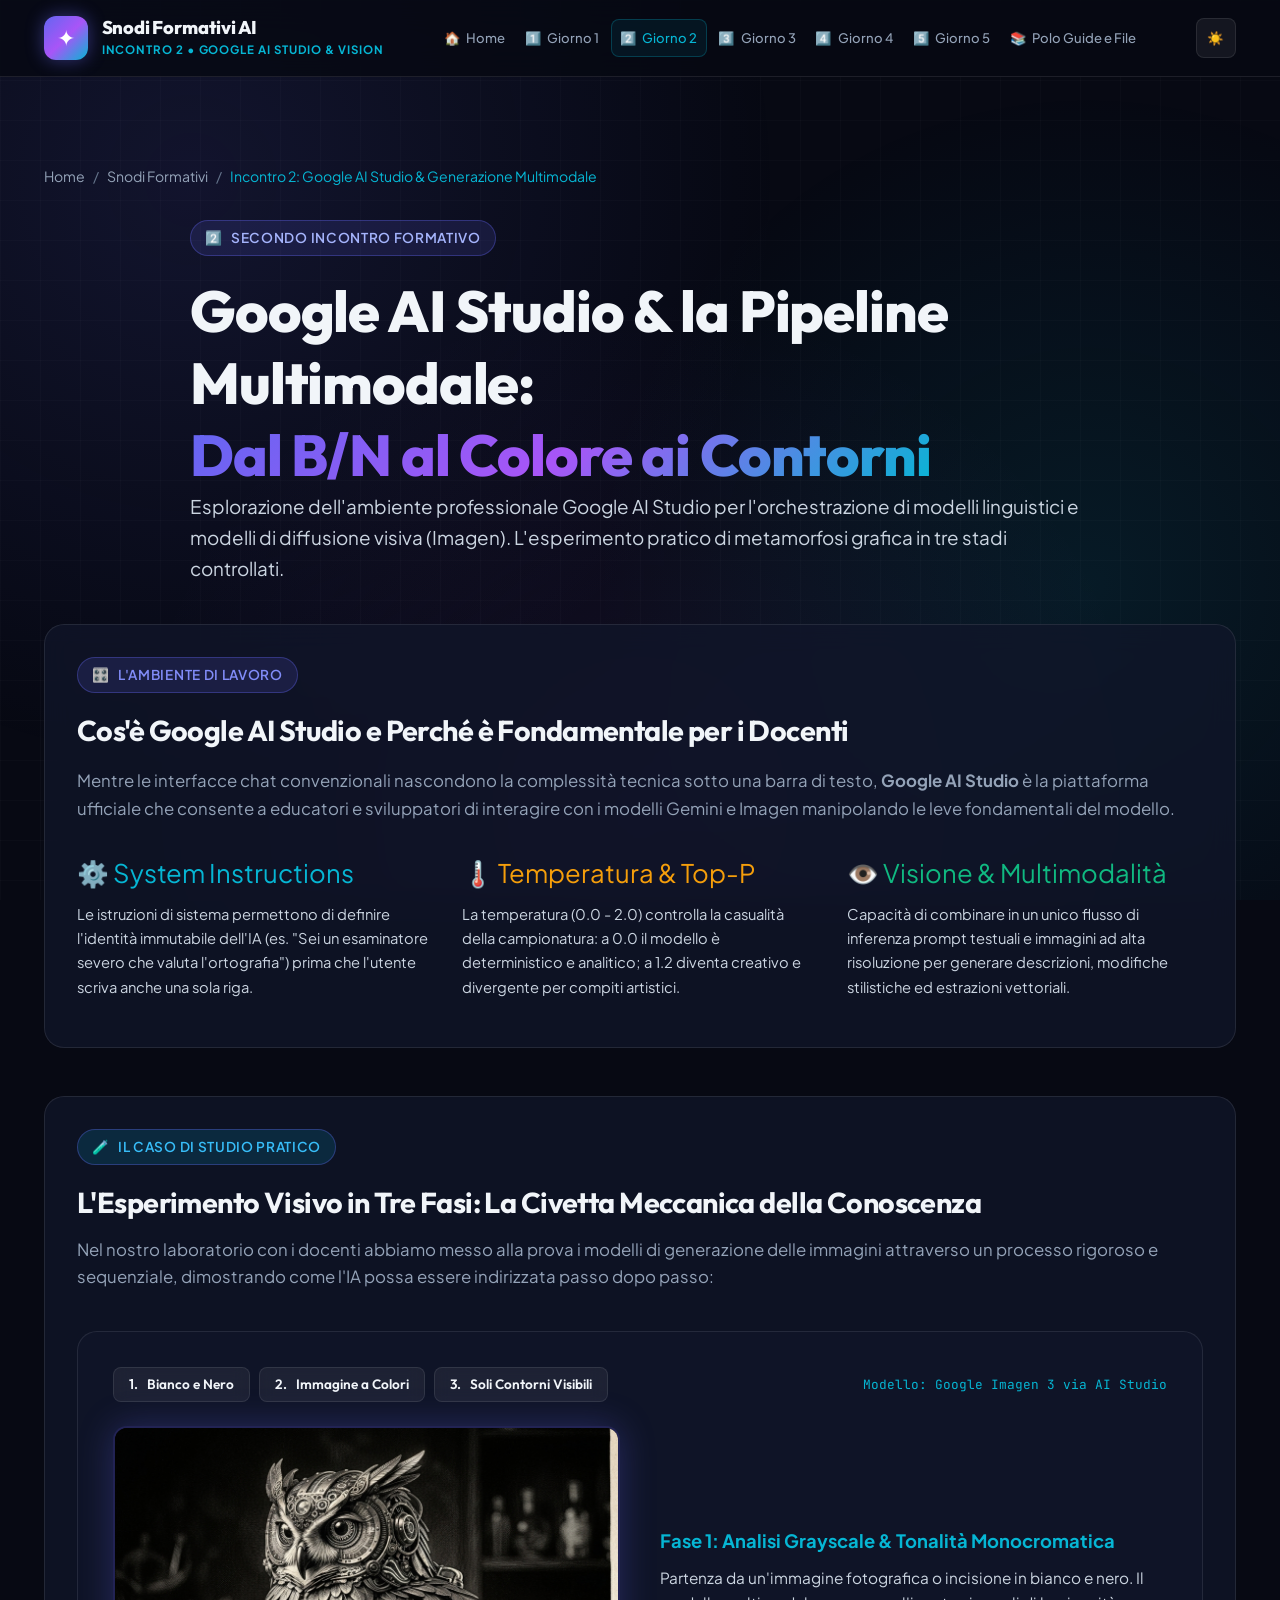
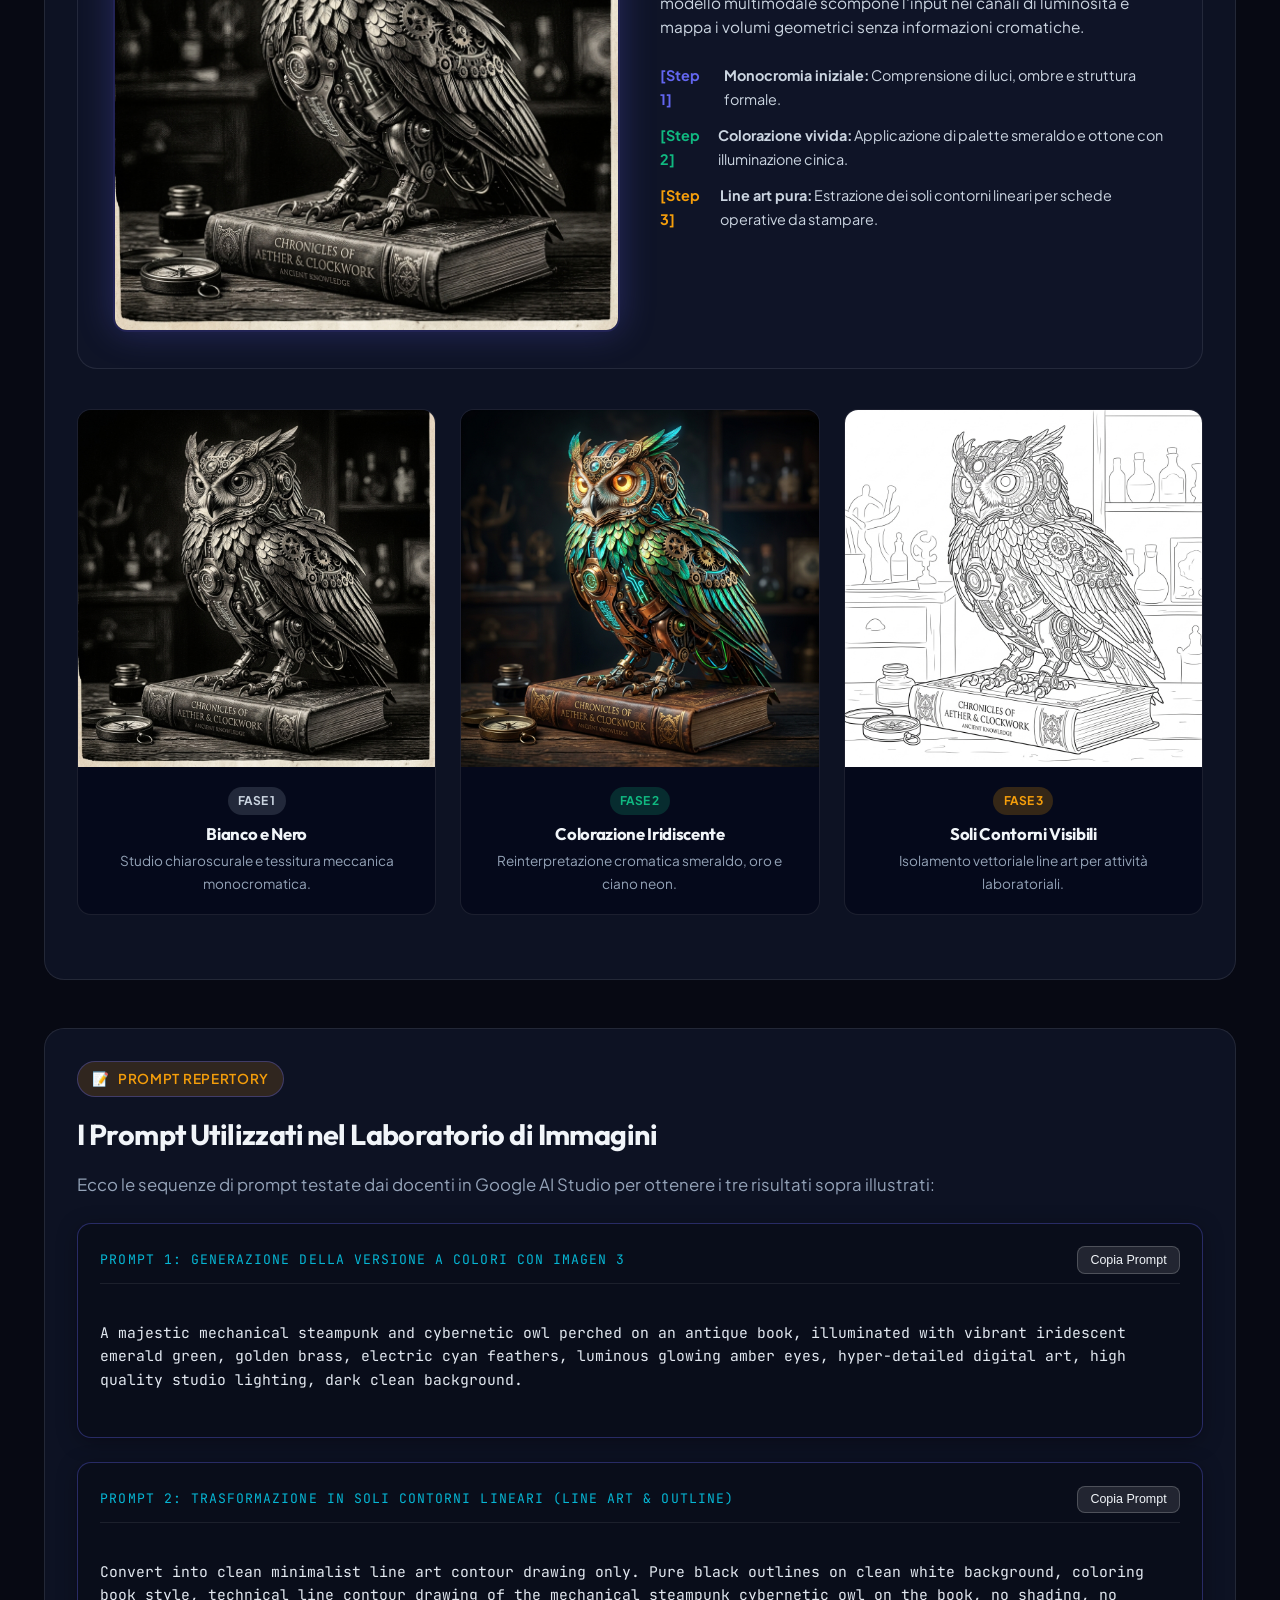
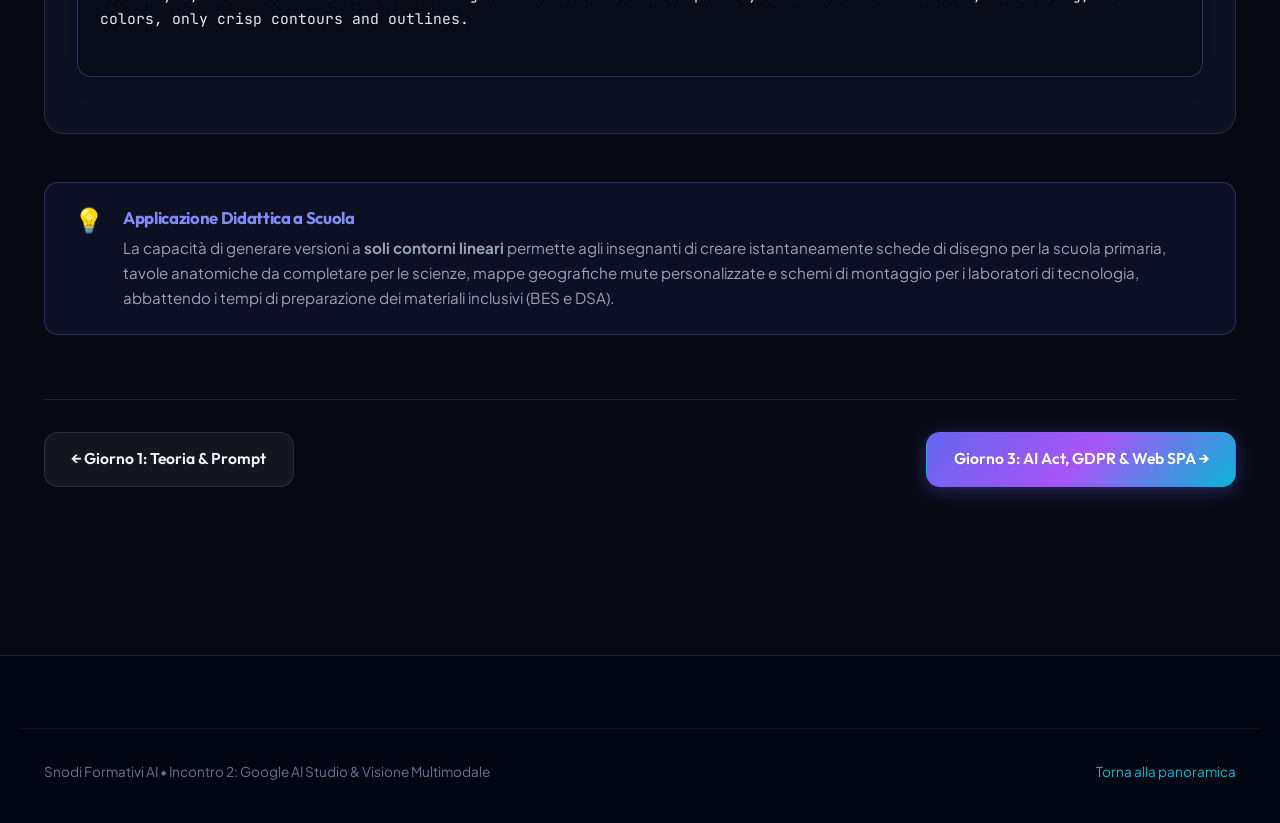
<file: giornata-2.html>
<!DOCTYPE html>
<html lang="it">
<head>
  <meta charset="UTF-8">
  <meta name="viewport" content="width=device-width, initial-scale=1.0">
  <title>Incontro 2: Google AI Studio e Generazione Multimodale di Immagini | Snodi Formativi</title>
  <meta name="description" content="Seconda giornata del corso Snodi Formativi: Google AI Studio per testo e immagini, pipeline multimodale da bianco e nero a colori e ai soli contorni lineari.">
  <link rel="stylesheet" href="assets/css/style.css">
  <link rel="icon" href="data:image/svg+xml,<svg xmlns=%22http://www.w3.org/2000/svg%22 viewBox=%220%22%20%22100%22%20%22100%22><text y=%22.9em%22 font-size=%2290%22>🦉</text></svg>">
</head>
<body>
  <div class="bg-ambient-glow"></div>
  <div class="bg-grid-overlay"></div>

  <!-- Header -->
  <header class="site-header">
    <div class="container navbar">
      <a href="index.html" class="brand-logo" aria-label="Torna alla Home">
        <div class="brand-icon">✦</div>
        <div class="brand-text">
          <span class="brand-title">Snodi Formativi AI</span>
          <span class="brand-subtitle">Incontro 2 • Google AI Studio & Vision</span>
        </div>
      </a>

      <ul class="nav-links" id="navLinks">
        <li class="nav-item"><a href="index.html"><span>🏠</span> Home</a></li>
        <li class="nav-item"><a href="giornata-1.html"><span>1️⃣</span> Giorno 1</a></li>
        <li class="nav-item"><a href="giornata-2.html" class="active"><span>2️⃣</span> Giorno 2</a></li>
        <li class="nav-item"><a href="giornata-3.html"><span>3️⃣</span> Giorno 3</a></li>
        <li class="nav-item"><a href="giornata-4.html"><span>4️⃣</span> Giorno 4</a></li>
        <li class="nav-item"><a href="giornata-5.html"><span>5️⃣</span> Giorno 5</a></li>
        <li class="nav-item"><a href="guide.html"><span>📚</span> Polo Guide e File</a></li>
      </ul>

      <div class="nav-actions">
        <button id="themeToggle" class="theme-toggle-btn" aria-label="Cambia tema">☀️</button>
        <button id="mobileNavToggle" class="mobile-nav-toggle" aria-label="Apri menu">☰</button>
      </div>
    </div>
  </header>

  <main class="section">
    <div class="container">
      <!-- Breadcrumb -->
      <nav class="breadcrumb" aria-label="Percorso di navigazione">
        <a href="index.html">Home</a>
        <span class="sep">/</span>
        <a href="index.html#curriculumSection">Snodi Formativi</a>
        <span class="sep">/</span>
        <span style="color: var(--accent-secondary);">Incontro 2: Google AI Studio & Generazione Multimodale</span>
      </nav>

      <!-- Intestazione Pagina -->
      <header class="section-header" style="text-align: left; max-width: 900px; margin-bottom: 2.5rem;">
        <div class="highlight-badge"><span>2️⃣</span> Secondo Incontro Formativo</div>
        <h1>Google AI Studio & la Pipeline Multimodale: <span class="text-gradient">Dal B/N al Colore ai Contorni</span></h1>
        <p style="font-size: 1.18rem; color: var(--text-subtle);">
          Esplorazione dell'ambiente professionale Google AI Studio per l'orchestrazione di modelli linguistici e modelli di diffusione visiva (Imagen). L'esperimento pratico di metamorfosi grafica in tre stadi controllati.
        </p>
      </header>

      <!-- SEZIONE 1: INTRODUZIONE A GOOGLE AI STUDIO -->
      <section class="card" style="margin-bottom: 3rem;">
        <div class="highlight-badge" style="background: rgba(99, 102, 241, 0.15); color: #818cf8;">
          <span>🎛️</span> L'Ambiente di Lavoro
        </div>
        <h2 style="font-size: 1.8rem; margin-bottom: 1.2rem;">Cos'è Google AI Studio e Perché è Fondamentale per i Docenti</h2>
        <p>
          Mentre le interfacce chat convenzionali nascondono la complessità tecnica sotto una barra di testo, <strong>Google AI Studio</strong> è la piattaforma ufficiale che consente a educatori e sviluppatori di interagire con i modelli Gemini e Imagen manipolando le leve fondamentali del modello.
        </p>

        <div class="cards-grid-3" style="margin-top: 1.8rem;">
          <div class="nested-card">
            <div style="font-size: 1.6rem; color: var(--accent-secondary); margin-bottom: 0.5rem;">⚙️ System Instructions</div>
            <p style="font-size: 0.92rem; color: var(--text-subtle);">
              Le istruzioni di sistema permettono di definire l'identità immutabile dell'IA (es. "Sei un esaminatore severo che valuta l'ortografia") prima che l'utente scriva anche una sola riga.
            </p>
          </div>

          <div class="nested-card">
            <div style="font-size: 1.6rem; color: var(--accent-amber); margin-bottom: 0.5rem;">🌡️ Temperatura & Top-P</div>
            <p style="font-size: 0.92rem; color: var(--text-subtle);">
              La temperatura (0.0 - 2.0) controlla la casualità della campionatura: a 0.0 il modello è deterministico e analitico; a 1.2 diventa creativo e divergente per compiti artistici.
            </p>
          </div>

          <div class="nested-card">
            <div style="font-size: 1.6rem; color: var(--accent-emerald); margin-bottom: 0.5rem;">👁️ Visione & Multimodalità</div>
            <p style="font-size: 0.92rem; color: var(--text-subtle);">
              Capacità di combinare in un unico flusso di inferenza prompt testuali e immagini ad alta risoluzione per generare descrizioni, modifiche stilistiche ed estrazioni vettoriali.
            </p>
          </div>
        </div>
      </section>

      <!-- SEZIONE 2: L'ESPERIMENTO IN CLASSE: B/N -> COLORE -> CONTORNI -->
      <section class="card card-featured" style="margin-bottom: 3rem;">
        <div class="highlight-badge" style="background: rgba(6, 182, 212, 0.15); color: #38bdf8;">
          <span>🧪</span> Il Caso di Studio Pratico
        </div>
        <h2 style="font-size: 1.8rem; margin-bottom: 1rem;">L'Esperimento Visivo in Tre Fasi: La Civetta Meccanica della Conoscenza</h2>
        <p>
          Nel nostro laboratorio con i docenti abbiamo messo alla prova i modelli di generazione delle immagini attraverso un processo rigoroso e sequenziale, dimostrando come l'IA possa essere indirizzata passo dopo passo:
        </p>

        <!-- VISUALIZZATORE INTERATTIVO A 3 STADI -->
        <div class="multimodal-viewer" id="multimodalViewer">
          <div style="display: flex; flex-wrap: wrap; justify-content: space-between; align-items: center; margin-bottom: 1.5rem; gap: 1rem;">
            <div style="display: flex; gap: 0.6rem; flex-wrap: wrap;">
              <button class="btn btn-secondary btn-sm stage-select-btn active" data-stage="bw" id="btnStageBw">
                <span>1.</span> Bianco e Nero
              </button>
              <button class="btn btn-secondary btn-sm stage-select-btn" data-stage="color" id="btnStageColor">
                <span>2.</span> Immagine a Colori
              </button>
              <button class="btn btn-secondary btn-sm stage-select-btn" data-stage="contour" id="btnStageContour">
                <span>3.</span> Soli Contorni Visibili
              </button>
            </div>
            <span style="font-family: var(--font-mono); font-size: 0.8rem; color: var(--accent-secondary);">
              Modello: Google Imagen 3 via AI Studio
            </span>
          </div>

          <div class="cards-grid-2" style="align-items: center; gap: 2.5rem;">
            <!-- Riquadro Immagine Grande -->
            <div style="position: relative; border-radius: var(--radius-md); overflow: hidden; border: 2px solid var(--border-glow); box-shadow: var(--shadow-glow); background: #000; aspect-ratio: 1/1;">
              <img id="day2MainPreview" src="assets/img/owl-bw.jpg" alt="Civetta meccanica in bianco e nero" style="width: 100%; height: 100%; object-fit: cover; transition: opacity 0.25s ease;">
            </div>

            <!-- Descrizione Didattica della Fase Attiva -->
            <div>
              <div id="day2StageDescription" class="nested-card">
                <strong style="color: var(--accent-secondary); font-size: 1.15rem; display: block; margin-bottom: 0.6rem;">
                  Fase 1: Analisi Grayscale & Tonalità Monocromatica
                </strong>
                <p style="font-size: 0.96rem; color: var(--text-subtle); line-height: 1.6; margin-bottom: 0;">
                  Partenza da un'immagine fotografica o incisione in bianco e nero. Il modello multimodale scompone l'input nei canali di luminosità e mappa i volumi geometrici senza informazioni cromatiche.
                </p>
              </div>

              <!-- Sintesi pedagogica delle tre fasi -->
              <div style="margin-top: 1.5rem; display: flex; flex-direction: column; gap: 0.8rem;">
                <div style="display: flex; gap: 0.8rem; align-items: center; font-size: 0.9rem; color: var(--text-subtle);">
                  <span style="color: var(--accent-primary); font-weight: bold;">[Step 1]</span>
                  <span><strong>Monocromia iniziale:</strong> Comprensione di luci, ombre e struttura formale.</span>
                </div>
                <div style="display: flex; gap: 0.8rem; align-items: center; font-size: 0.9rem; color: var(--text-subtle);">
                  <span style="color: var(--accent-emerald); font-weight: bold;">[Step 2]</span>
                  <span><strong>Colorazione vivida:</strong> Applicazione di palette smeraldo e ottone con illuminazione cinica.</span>
                </div>
                <div style="display: flex; gap: 0.8rem; align-items: center; font-size: 0.9rem; color: var(--text-subtle);">
                  <span style="color: var(--accent-amber); font-weight: bold;">[Step 3]</span>
                  <span><strong>Line art pura:</strong> Estrazione dei soli contorni lineari per schede operative da stampare.</span>
                </div>
              </div>
            </div>
          </div>
        </div>

        <!-- GALLERIA A TRE SCHEDE SINOTTICHE -->
        <div class="viewer-stages">
          <div class="stage-card">
            <div class="stage-img-wrap">
              <img src="assets/img/owl-bw.jpg" alt="Fase 1 Bianco e Nero" loading="lazy">
            </div>
            <div class="stage-info">
              <span class="stage-badge" style="background: rgba(148, 163, 184, 0.2); color: var(--text-subtle); font-weight: 700;">FASE 1</span>
              <h4>Bianco e Nero</h4>
              <p>Studio chiaroscurale e tessitura meccanica monocromatica.</p>
            </div>
          </div>

          <div class="stage-card">
            <div class="stage-img-wrap">
              <img src="assets/img/owl-color.jpg" alt="Fase 2 A Colori" loading="lazy">
            </div>
            <div class="stage-info">
              <span class="stage-badge" style="background: rgba(16, 185, 129, 0.2); color: var(--accent-emerald); font-weight: 700;">FASE 2</span>
              <h4>Colorazione Iridiscente</h4>
              <p>Reinterpretazione cromatica smeraldo, oro e ciano neon.</p>
            </div>
          </div>

          <div class="stage-card">
            <div class="stage-img-wrap">
              <img src="assets/img/owl-contour.jpg" alt="Fase 3 Soli Contorni" loading="lazy">
            </div>
            <div class="stage-info">
              <span class="stage-badge" style="background: rgba(245, 158, 11, 0.2); color: var(--accent-amber); font-weight: 700;">FASE 3</span>
              <h4>Soli Contorni Visibili</h4>
              <p>Isolamento vettoriale line art per attività laboratoriali.</p>
            </div>
          </div>
        </div>
      </section>

      <!-- SEZIONE 3: I PROMPT ESATTI UTILIZZATI IN AI STUDIO -->
      <section class="card" style="margin-bottom: 3rem;">
        <div class="highlight-badge" style="background: rgba(245, 158, 11, 0.15); color: #f59e0b;">
          <span>📝</span> Prompt Repertory
        </div>
        <h2 style="font-size: 1.8rem; margin-bottom: 1.2rem;">I Prompt Utilizzati nel Laboratorio di Immagini</h2>
        <p>
          Ecco le sequenze di prompt testate dai docenti in Google AI Studio per ottenere i tre risultati sopra illustrati:
        </p>

        <!-- Prompt 1: Dalla scala di grigi al colore -->
        <div class="prompt-box">
          <div class="prompt-box-header">
            <span class="prompt-box-title">Prompt 1: Generazione della Versione a Colori con Imagen 3</span>
            <button class="btn-copy" data-target="promptDay2Color" aria-label="Copia prompt colori">Copia Prompt</button>
          </div>
          <div class="prompt-text" id="promptDay2Color">
A majestic mechanical steampunk and cybernetic owl perched on an antique book, illuminated with vibrant iridescent emerald green, golden brass, electric cyan feathers, luminous glowing amber eyes, hyper-detailed digital art, high quality studio lighting, dark clean background.
          </div>
        </div>

        <!-- Prompt 2: Estrazione dei contorni -->
        <div class="prompt-box">
          <div class="prompt-box-header">
            <span class="prompt-box-title">Prompt 2: Trasformazione in Soli Contorni Lineari (Line Art & Outline)</span>
            <button class="btn-copy" data-target="promptDay2Contour" aria-label="Copia prompt contorni">Copia Prompt</button>
          </div>
          <div class="prompt-text" id="promptDay2Contour">
Convert into clean minimalist line art contour drawing only. Pure black outlines on clean white background, coloring book style, technical line contour drawing of the mechanical steampunk cybernetic owl on the book, no shading, no colors, only crisp contours and outlines.
          </div>
        </div>
      </section>

      <!-- CALLOUT DIDATTICO -->
      <div class="callout callout-tech">
        <div class="callout-icon">💡</div>
        <div class="callout-content">
          <h4>Applicazione Didattica a Scuola</h4>
          <p>
            La capacità di generare versioni a <strong>soli contorni lineari</strong> permette agli insegnanti di creare istantaneamente schede di disegno per la scuola primaria, tavole anatomiche da completare per le scienze, mappe geografiche mute personalizzate e schemi di montaggio per i laboratori di tecnologia, abbattendo i tempi di preparazione dei materiali inclusivi (BES e DSA).
          </p>
        </div>
      </div>

      <!-- PAGER NAVIGAZIONE TRA GIORNATE -->
      <nav class="day-pager-nav" aria-label="Navigazione tra le giornate">
        <a href="giornata-1.html" class="btn btn-secondary">← Giorno 1: Teoria & Prompt</a>
        <a href="giornata-3.html" class="btn btn-primary">Giorno 3: AI Act, GDPR & Web SPA →</a>
      </nav>
    </div>
  </main>

  <!-- Footer -->
  <footer class="site-footer">
    <div class="container footer-bottom">
      <div>Snodi Formativi AI • Incontro 2: Google AI Studio & Visione Multimodale</div>
      <div><a href="index.html">Torna alla panoramica</a></div>
    </div>
  </footer>

  <script src="assets/js/main.js"></script>
</body>
</html>
</file>
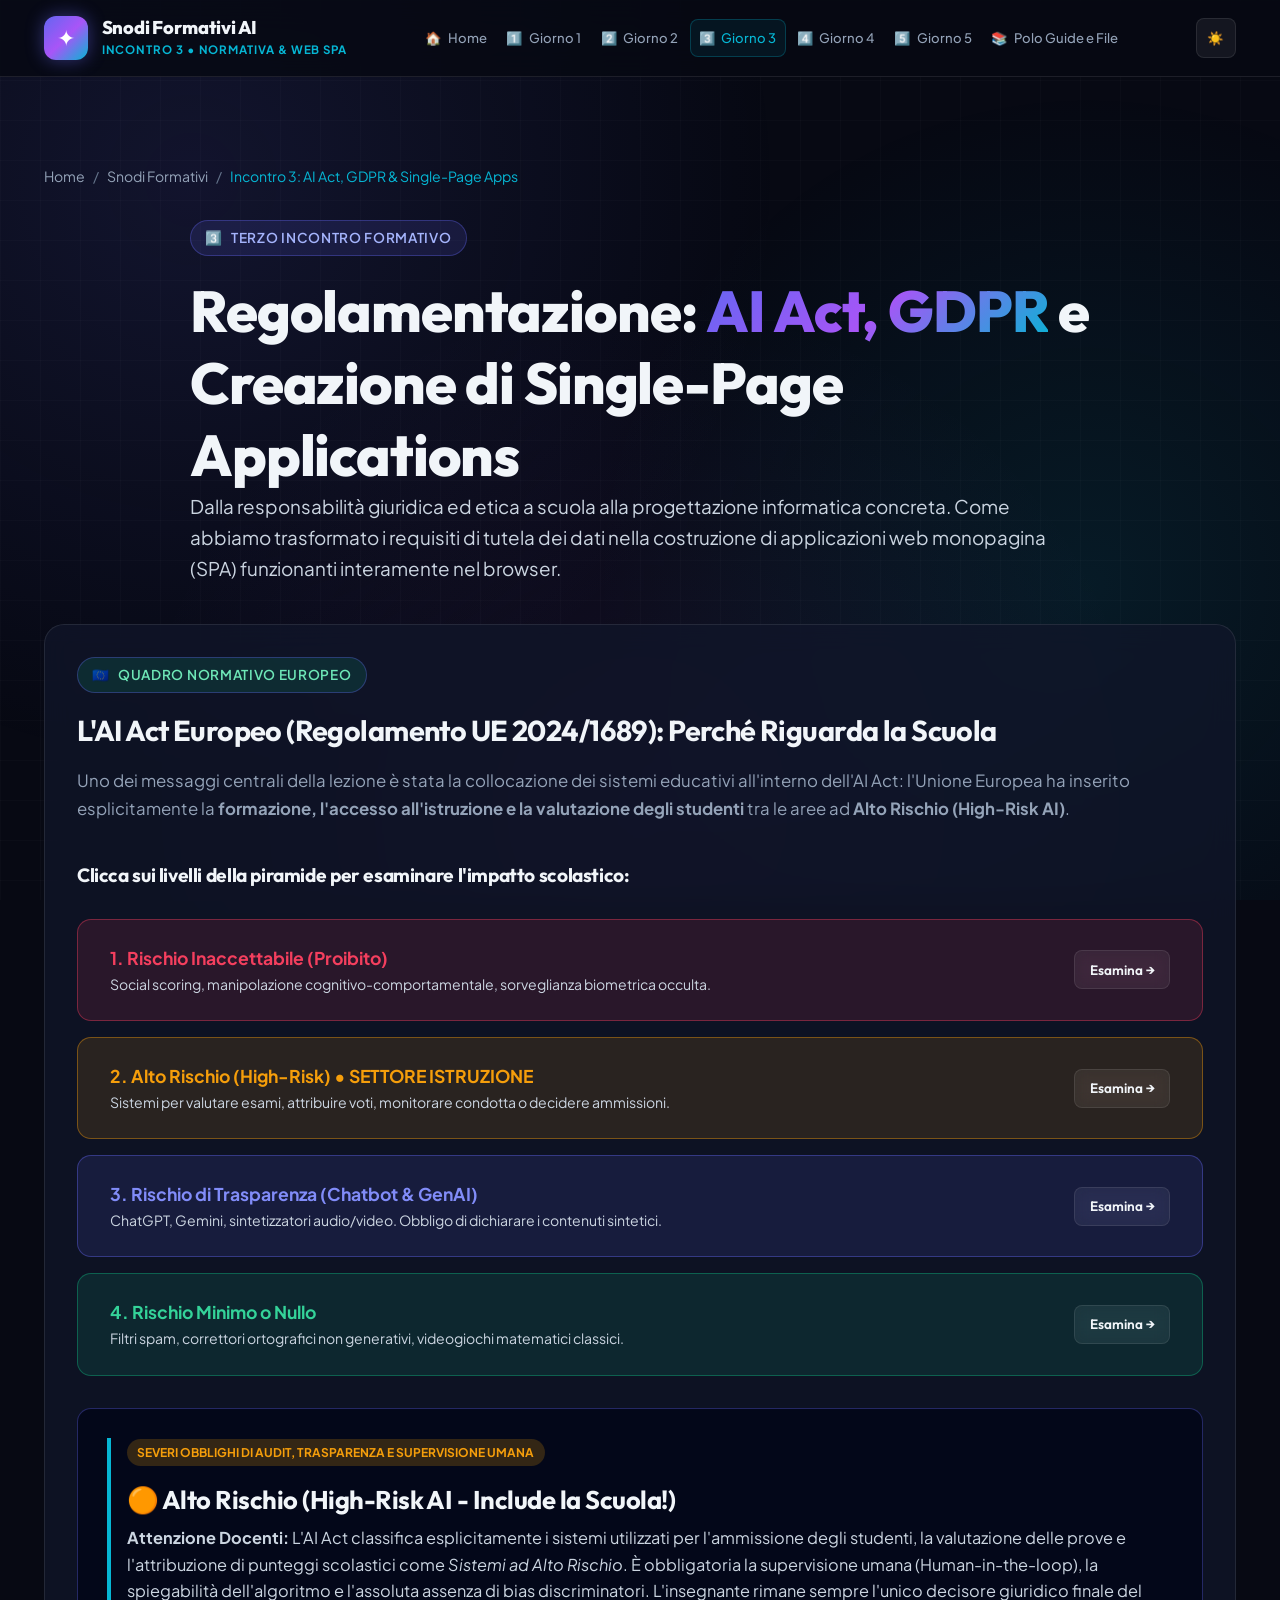
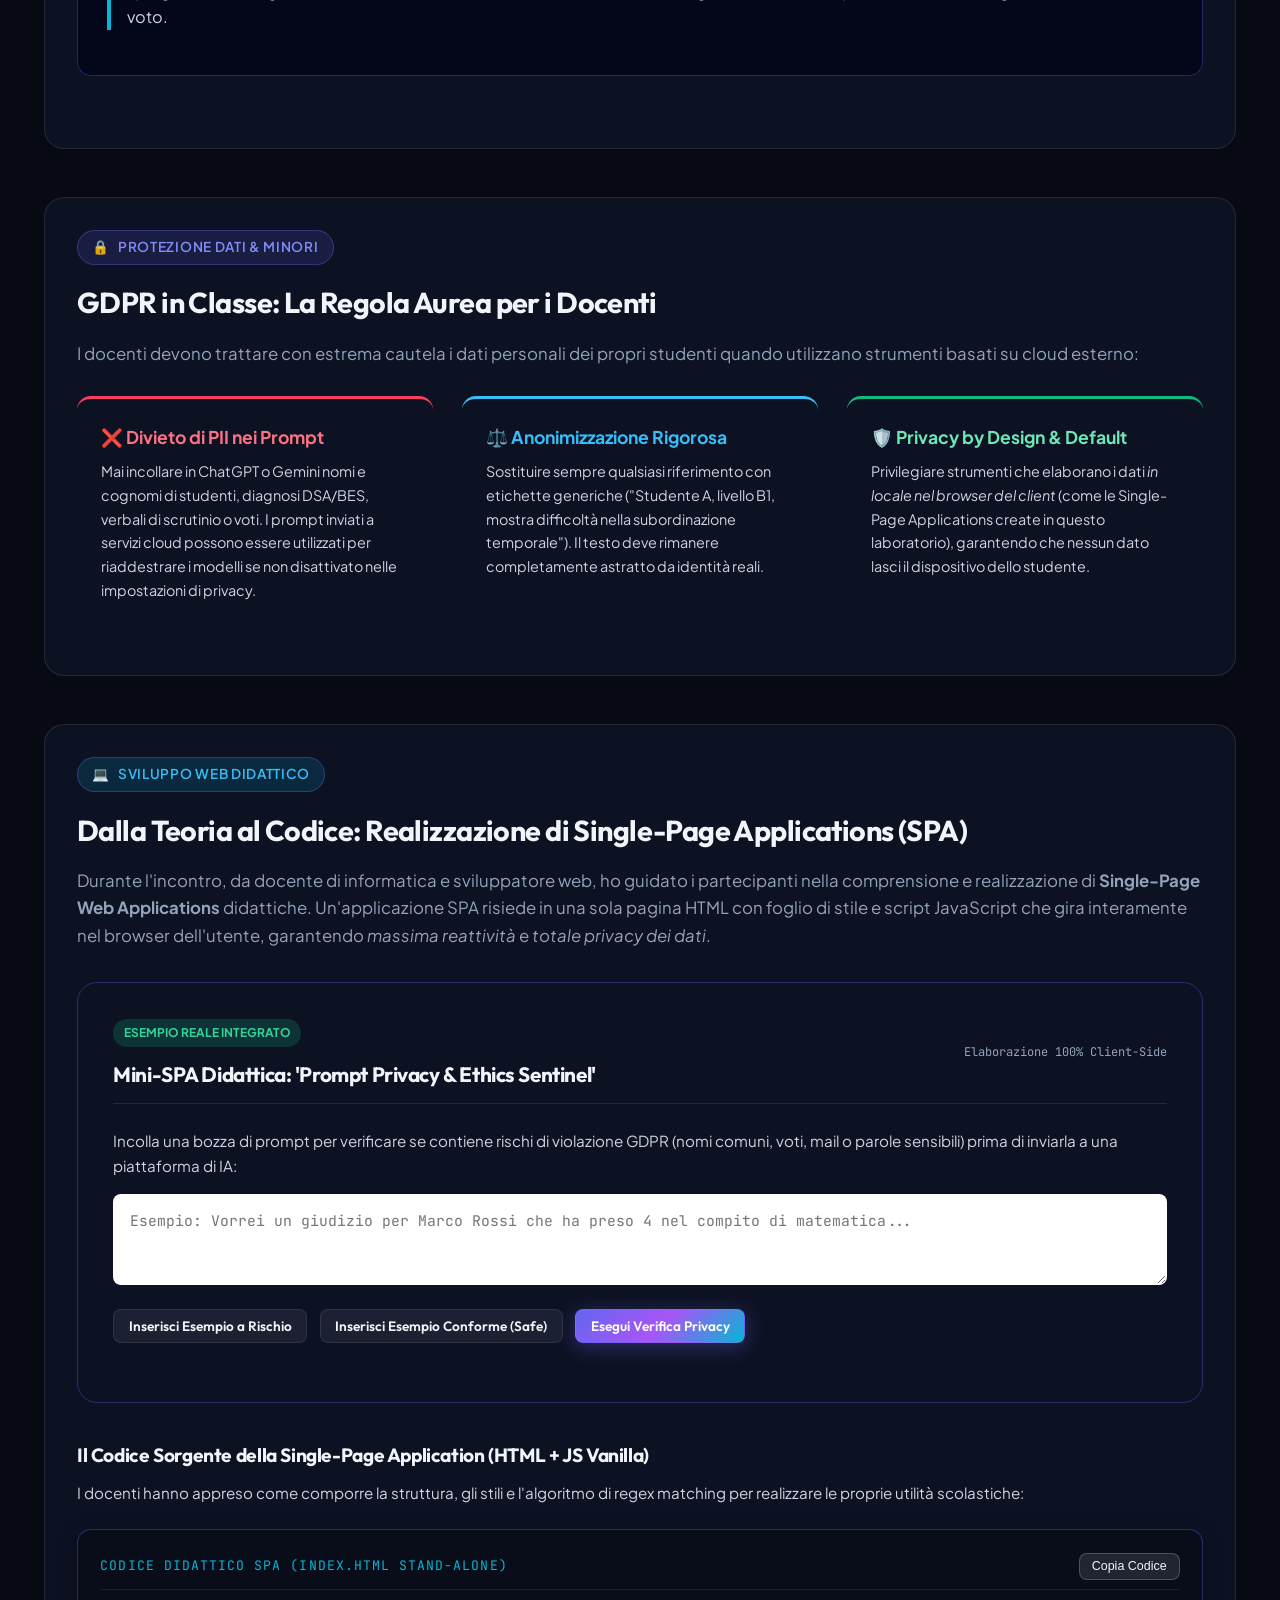
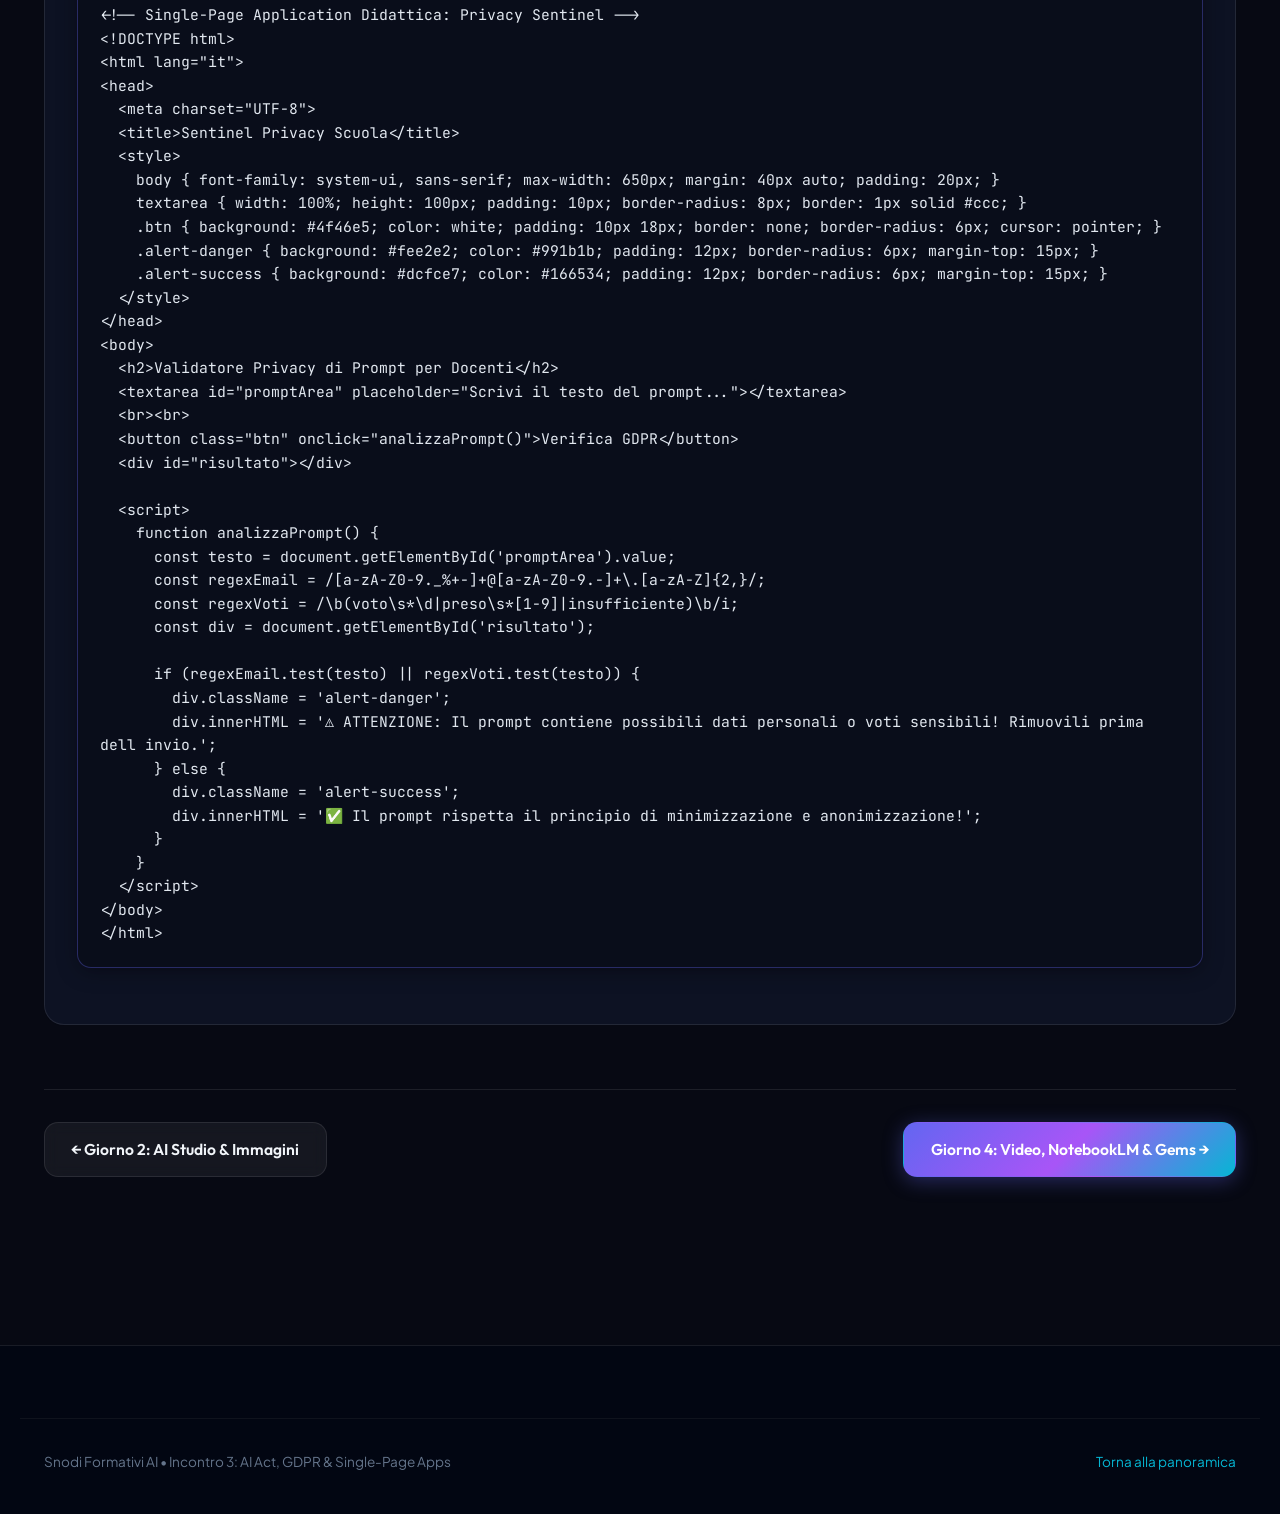
<file: giornata-3.html>
<!DOCTYPE html>
<html lang="it">
<head>
  <meta charset="UTF-8">
  <meta name="viewport" content="width=device-width, initial-scale=1.0">
  <title>Incontro 3: AI Act, GDPR e Single-Page Web Applications | Snodi Formativi</title>
  <meta name="description" content="Terza giornata del corso Snodi Formativi: quadro normativo europeo AI Act e GDPR per la scuola, e realizzazione guidata di Single-Page Applications interattive.">
  <link rel="stylesheet" href="assets/css/style.css">
  <link rel="icon" href="data:image/svg+xml,<svg xmlns=%22http://www.w3.org/2000/svg%22 viewBox=%220%22%20%22100%22%20%22100%22><text y=%22.9em%22 font-size=%2290%22>⚖️</text></svg>">
</head>
<body>
  <div class="bg-ambient-glow"></div>
  <div class="bg-grid-overlay"></div>

  <!-- Header -->
  <header class="site-header">
    <div class="container navbar">
      <a href="index.html" class="brand-logo" aria-label="Torna alla Home">
        <div class="brand-icon">✦</div>
        <div class="brand-text">
          <span class="brand-title">Snodi Formativi AI</span>
          <span class="brand-subtitle">Incontro 3 • Normativa & Web SPA</span>
        </div>
      </a>

      <ul class="nav-links" id="navLinks">
        <li class="nav-item"><a href="index.html"><span>🏠</span> Home</a></li>
        <li class="nav-item"><a href="giornata-1.html"><span>1️⃣</span> Giorno 1</a></li>
        <li class="nav-item"><a href="giornata-2.html"><span>2️⃣</span> Giorno 2</a></li>
        <li class="nav-item"><a href="giornata-3.html" class="active"><span>3️⃣</span> Giorno 3</a></li>
        <li class="nav-item"><a href="giornata-4.html"><span>4️⃣</span> Giorno 4</a></li>
        <li class="nav-item"><a href="giornata-5.html"><span>5️⃣</span> Giorno 5</a></li>
        <li class="nav-item"><a href="guide.html"><span>📚</span> Polo Guide e File</a></li>
      </ul>

      <div class="nav-actions">
        <button id="themeToggle" class="theme-toggle-btn" aria-label="Cambia tema">☀️</button>
        <button id="mobileNavToggle" class="mobile-nav-toggle" aria-label="Apri menu">☰</button>
      </div>
    </div>
  </header>

  <main class="section">
    <div class="container">
      <!-- Breadcrumb -->
      <nav class="breadcrumb" aria-label="Percorso di navigazione">
        <a href="index.html">Home</a>
        <span class="sep">/</span>
        <a href="index.html#curriculumSection">Snodi Formativi</a>
        <span class="sep">/</span>
        <span style="color: var(--accent-secondary);">Incontro 3: AI Act, GDPR & Single-Page Apps</span>
      </nav>

      <!-- Intestazione Pagina -->
      <header class="section-header" style="text-align: left; max-width: 900px; margin-bottom: 2.5rem;">
        <div class="highlight-badge"><span>3️⃣</span> Terzo Incontro Formativo</div>
        <h1>Regolamentazione: <span class="text-gradient">AI Act, GDPR</span> e Creazione di Single-Page Applications</h1>
        <p style="font-size: 1.18rem; color: var(--text-subtle);">
          Dalla responsabilità giuridica ed etica a scuola alla progettazione informatica concreta. Come abbiamo trasformato i requisiti di tutela dei dati nella costruzione di applicazioni web monopagina (SPA) funzionanti interamente nel browser.
        </p>
      </header>

      <!-- SEZIONE 1: IL QUADRO GIURIDICO DELL'AI ACT A SCUOLA -->
      <section class="card" id="aiActSection" style="margin-bottom: 3rem;">
        <div class="highlight-badge" style="background: rgba(16, 185, 129, 0.15); color: #6ee7b7;">
          <span>🇪🇺</span> Quadro Normativo Europeo
        </div>
        <h2 style="font-size: 1.8rem; margin-bottom: 1.2rem;">L'AI Act Europeo (Regolamento UE 2024/1689): Perché Riguarda la Scuola</h2>
        <p>
          Uno dei messaggi centrali della lezione è stata la collocazione dei sistemi educativi all'interno dell'AI Act: l'Unione Europea ha inserito esplicitamente la <strong>formazione, l'accesso all'istruzione e la valutazione degli studenti</strong> tra le aree ad <strong>Alto Rischio (High-Risk AI)</strong>.
        </p>

        <!-- Piramide Interattiva AI Act -->
        <div style="margin: 2.5rem 0;">
          <h4 style="margin-bottom: 1rem;">Clicca sui livelli della piramide per esaminare l'impatto scolastico:</h4>

          <div class="pyramid-container">
            <div class="pyramid-tier tier-unacceptable pyramid-tier-interactive" data-risk="unacceptable" style="cursor: pointer;">
              <div>
                <strong style="color: #f43f5e; font-size: 1.1rem;">1. Rischio Inaccettabile (Proibito)</strong>
                <p style="font-size: 0.88rem; margin: 0; color: var(--text-subtle);">Social scoring, manipolazione cognitivo-comportamentale, sorveglianza biometrica occulta.</p>
              </div>
              <span class="btn btn-secondary btn-sm tier-action-btn">Esamina →</span>
            </div>

            <div class="pyramid-tier tier-high pyramid-tier-interactive active-tier" data-risk="high" style="cursor: pointer;">
              <div>
                <strong style="color: #f59e0b; font-size: 1.1rem;">2. Alto Rischio (High-Risk) • SETTORE ISTRUZIONE</strong>
                <p style="font-size: 0.88rem; margin: 0; color: var(--text-subtle);">Sistemi per valutare esami, attribuire voti, monitorare condotta o decidere ammissioni.</p>
              </div>
              <span class="btn btn-secondary btn-sm tier-action-btn">Esamina →</span>
            </div>

            <div class="pyramid-tier tier-transparency pyramid-tier-interactive" data-risk="transparency" style="cursor: pointer;">
              <div>
                <strong style="color: #818cf8; font-size: 1.1rem;">3. Rischio di Trasparenza (Chatbot & GenAI)</strong>
                <p style="font-size: 0.88rem; margin: 0; color: var(--text-subtle);">ChatGPT, Gemini, sintetizzatori audio/video. Obbligo di dichiarare i contenuti sintetici.</p>
              </div>
              <span class="btn btn-secondary btn-sm tier-action-btn">Esamina →</span>
            </div>

            <div class="pyramid-tier tier-minimal pyramid-tier-interactive" data-risk="minimal" style="cursor: pointer;">
              <div>
                <strong style="color: #34d399; font-size: 1.1rem;">4. Rischio Minimo o Nullo</strong>
                <p style="font-size: 0.88rem; margin: 0; color: var(--text-subtle);">Filtri spam, correttori ortografici non generativi, videogiochi matematici classici.</p>
              </div>
              <span class="btn btn-secondary btn-sm tier-action-btn">Esamina →</span>
            </div>
          </div>

          <!-- Riquadro di Dettaglio Dinamico -->
          <div id="riskDetailBox" style="background: rgba(2, 6, 23, 0.8); border: 1px solid var(--border-glow); border-radius: var(--radius-md); padding: 1.8rem; margin-top: 1.5rem;">
            <div style="border-left: 4px solid var(--accent-secondary); padding-left: 1rem;">
              <span class="stage-badge" style="background: rgba(245, 158, 11, 0.2); color: #f59e0b; font-weight:700;">SEVERI OBBLIGHI DI AUDIT, TRASPARENZA E SUPERVISIONE UMANA</span>
              <h3 style="margin: 0.6rem 0;">🟠 Alto Rischio (High-Risk AI - Include la Scuola!)</h3>
              <p style="font-size: 1.02rem; color: var(--text-subtle); line-height: 1.6;">
                <strong>Attenzione Docenti:</strong> L'AI Act classifica esplicitamente i sistemi utilizzati per l'ammissione degli studenti, la valutazione delle prove e l'attribuzione di punteggi scolastici come <em>Sistemi ad Alto Rischio</em>. È obbligatoria la supervisione umana (Human-in-the-loop), la spiegabilità dell'algoritmo e l'assoluta assenza di bias discriminatori. L'insegnante rimane sempre l'unico decisore giuridico finale del voto.
              </p>
            </div>
          </div>
        </div>
      </section>

      <!-- SEZIONE 2: GDPR E PRIVACY A SCUOLA -->
      <section class="card" style="margin-bottom: 3rem;">
        <div class="highlight-badge" style="background: rgba(99, 102, 241, 0.15); color: #818cf8;">
          <span>🔒</span> Protezione Dati & Minori
        </div>
        <h2 style="font-size: 1.8rem; margin-bottom: 1.2rem;">GDPR in Classe: La Regola Aurea per i Docenti</h2>
        <p>
          I docenti devono trattare con estrema cautela i dati personali dei propri studenti quando utilizzano strumenti basati su cloud esterno:
        </p>

        <div class="cards-grid-3" style="margin-top: 1.8rem;">
          <div class="nested-card" style="padding: 1.5rem; border-radius: var(--radius-md); border-top: 3px solid #f43f5e;">
            <strong style="color: #fb7185; display: block; margin-bottom: 0.5rem; font-size: 1.1rem;">❌ Divieto di PII nei Prompt</strong>
            <p style="font-size: 0.9rem; color: var(--text-subtle);">
              Mai incollare in ChatGPT o Gemini nomi e cognomi di studenti, diagnosi DSA/BES, verbali di scrutinio o voti. I prompt inviati a servizi cloud possono essere utilizzati per riaddestrare i modelli se non disattivato nelle impostazioni di privacy.
            </p>
          </div>

          <div class="nested-card" style="padding: 1.5rem; border-radius: var(--radius-md); border-top: 3px solid #38bdf8;">
            <strong style="color: #38bdf8; display: block; margin-bottom: 0.5rem; font-size: 1.1rem;">⚖️ Anonimizzazione Rigorosa</strong>
            <p style="font-size: 0.9rem; color: var(--text-subtle);">
              Sostituire sempre qualsiasi riferimento con etichette generiche ("Studente A, livello B1, mostra difficoltà nella subordinazione temporale"). Il testo deve rimanere completamente astratto da identità reali.
            </p>
          </div>

          <div class="nested-card" style="padding: 1.5rem; border-radius: var(--radius-md); border-top: 3px solid #10b981;">
            <strong style="color: #6ee7b7; display: block; margin-bottom: 0.5rem; font-size: 1.1rem;">🛡️ Privacy by Design & Default</strong>
            <p style="font-size: 0.9rem; color: var(--text-subtle);">
              Privilegiare strumenti che elaborano i dati <em>in locale nel browser del client</em> (come le Single-Page Applications create in questo laboratorio), garantendo che nessun dato lasci il dispositivo dello studente.
            </p>
          </div>
        </div>
      </section>

      <!-- SEZIONE 3: SINGLE-PAGE APPLICATION Esempio Reale -->
      <section class="card card-featured" style="margin-bottom: 3rem;">
        <div class="highlight-badge" style="background: rgba(6, 182, 212, 0.15); color: #38bdf8;">
          <span>💻</span> Sviluppo Web Didattico
        </div>
        <h2 style="font-size: 1.8rem; margin-bottom: 1.2rem;">Dalla Teoria al Codice: Realizzazione di Single-Page Applications (SPA)</h2>
        <p>
          Durante l'incontro, da docente di informatica e sviluppatore web, ho guidato i partecipanti nella comprensione e realizzazione di <strong>Single-Page Web Applications</strong> didattiche. Un'applicazione SPA risiede in una sola pagina HTML con foglio di stile e script JavaScript che gira interamente nel browser dell'utente, garantendo <em>massima reattività</em> e <em>totale privacy dei dati</em>.
        </p>

        <!-- Esempio Reale Live: Validatore Etico e Privacy per Prompt -->
        <div class="spa-demo-box nested-card" style="border: 1px solid var(--border-glow); border-radius: var(--radius-lg); padding: 2.2rem; margin-top: 2rem;">
          <div style="display: flex; justify-content: space-between; align-items: center; border-bottom: 1px solid var(--border-subtle); padding-bottom: 1rem; margin-bottom: 1.5rem;">
            <div>
              <span class="stage-badge" style="background: rgba(16, 185, 129, 0.2); color: #34d399;">ESEMPIO REALE INTEGRATO</span>
              <h3 style="margin: 0.4rem 0 0 0; font-size: 1.3rem;">Mini-SPA Didattica: 'Prompt Privacy & Ethics Sentinel'</h3>
            </div>
            <span style="font-family: var(--font-mono); font-size: 0.75rem; color: var(--text-muted);">Elaborazione 100% Client-Side</span>
          </div>

          <p style="font-size: 0.95rem; color: var(--text-subtle);">
            Incolla una bozza di prompt per verificare se contiene rischi di violazione GDPR (nomi comuni, voti, mail o parole sensibili) prima di inviarla a una piattaforma di IA:
          </p>

          <textarea id="spaTestInput" rows="3" style="width: 100%; padding: 1rem; border-radius: var(--radius-sm); border: 1px solid var(--border-subtle); font-family: var(--font-mono); font-size: 0.92rem; margin-bottom: 1rem;" placeholder="Esempio: Vorrei un giudizio per Marco Rossi che ha preso 4 nel compito di matematica..."></textarea>

          <div style="display: flex; gap: 0.8rem; flex-wrap: wrap; margin-bottom: 1.5rem;">
            <button class="btn btn-secondary btn-sm" id="btnInsertSampleRisky">Inserisci Esempio a Rischio</button>
            <button class="btn btn-secondary btn-sm" id="btnInsertSampleSafe">Inserisci Esempio Conforme (Safe)</button>
            <button class="btn btn-primary btn-sm" id="btnRunPrivacyAudit">Esegui Verifica Privacy</button>
          </div>

          <div id="spaAuditReport" style="display: none; padding: 1.2rem; border-radius: var(--radius-sm); font-size: 0.95rem; line-height: 1.6;">
            <!-- Riempito dinamicamente -->
          </div>
        </div>

        <!-- CODICE SORGENTE SPA CONDIVISO CON I DOCENTI -->
        <div style="margin-top: 2.5rem;">
          <h4 style="margin-bottom: 0.8rem;">Il Codice Sorgente della Single-Page Application (HTML + JS Vanilla)</h4>
          <p style="font-size: 0.95rem; color: var(--text-subtle);">
            I docenti hanno appreso come comporre la struttura, gli stili e l'algoritmo di regex matching per realizzare le proprie utilità scolastiche:
          </p>


          <div class="prompt-box">
            <div class="prompt-box-header">
              <span class="prompt-box-title">Codice Didattico SPA (index.html stand-alone)</span>
              <button class="btn-copy" data-target="codeSnippetSpa" aria-label="Copia codice SPA">Copia Codice</button>
            </div>
            <pre class="prompt-text" id="codeSnippetSpa">&lt;!-- Single-Page Application Didattica: Privacy Sentinel --&gt;
&lt;!DOCTYPE html&gt;
&lt;html lang="it"&gt;
&lt;head&gt;
  &lt;meta charset="UTF-8"&gt;
  &lt;title&gt;Sentinel Privacy Scuola&lt;/title&gt;
  &lt;style&gt;
    body { font-family: system-ui, sans-serif; max-width: 650px; margin: 40px auto; padding: 20px; }
    textarea { width: 100%; height: 100px; padding: 10px; border-radius: 8px; border: 1px solid #ccc; }
    .btn { background: #4f46e5; color: white; padding: 10px 18px; border: none; border-radius: 6px; cursor: pointer; }
    .alert-danger { background: #fee2e2; color: #991b1b; padding: 12px; border-radius: 6px; margin-top: 15px; }
    .alert-success { background: #dcfce7; color: #166534; padding: 12px; border-radius: 6px; margin-top: 15px; }
  &lt;/style&gt;
&lt;/head&gt;
&lt;body&gt;
  &lt;h2&gt;Validatore Privacy di Prompt per Docenti&lt;/h2&gt;
  &lt;textarea id="promptArea" placeholder="Scrivi il testo del prompt..."&gt;&lt;/textarea&gt;
  &lt;br&gt;&lt;br&gt;
  &lt;button class="btn" onclick="analizzaPrompt()"&gt;Verifica GDPR&lt;/button&gt;
  &lt;div id="risultato"&gt;&lt;/div&gt;

  &lt;script&gt;
    function analizzaPrompt() {
      const testo = document.getElementById('promptArea').value;
      const regexEmail = /[a-zA-Z0-9._%+-]+@[a-zA-Z0-9.-]+\.[a-zA-Z]{2,}/;
      const regexVoti = /\b(voto\s*\d|preso\s*[1-9]|insufficiente)\b/i;
      const div = document.getElementById('risultato');

      if (regexEmail.test(testo) || regexVoti.test(testo)) {
        div.className = 'alert-danger';
        div.innerHTML = '⚠️ ATTENZIONE: Il prompt contiene possibili dati personali o voti sensibili! Rimuovili prima dell invio.';
      } else {
        div.className = 'alert-success';
        div.innerHTML = '✅ Il prompt rispetta il principio di minimizzazione e anonimizzazione!';
      }
    }
  &lt;/script&gt;
&lt;/body&gt;
&lt;/html&gt;</pre>
          </div>
        </div>
      </section>

      <!-- PAGER NAVIGAZIONE TRA GIORNATE -->
      <nav class="day-pager-nav" aria-label="Navigazione tra le giornate">
        <a href="giornata-2.html" class="btn btn-secondary">← Giorno 2: AI Studio & Immagini</a>
        <a href="giornata-4.html" class="btn btn-primary">Giorno 4: Video, NotebookLM & Gems →</a>
      </nav>
    </div>
  </main>

  <!-- Footer -->
  <footer class="site-footer">
    <div class="container footer-bottom">
      <div>Snodi Formativi AI • Incontro 3: AI Act, GDPR & Single-Page Apps</div>
      <div><a href="index.html">Torna alla panoramica</a></div>
    </div>
  </footer>

  <script src="assets/js/main.js"></script>
  <!-- Script specifico per il mini playground SPA della pagina 3 -->
  <script>
    document.addEventListener('DOMContentLoaded', () => {
      const input = document.getElementById('spaTestInput');
      const report = document.getElementById('spaAuditReport');
      const btnRisky = document.getElementById('btnInsertSampleRisky');
      const btnSafe = document.getElementById('btnInsertSampleSafe');
      const btnAudit = document.getElementById('btnRunPrivacyAudit');

      if (!input || !report) return;

      if (btnRisky) {
        btnRisky.addEventListener('click', () => {
          input.value = "Vorrei una lettera di richiamo per lo studente Mario Rossi (email: m.rossi@scuola.it) che ha preso un'insufficienza grave di 3 nel compito di fisica.";
          eseguiAudit();
        });
      }

      if (btnSafe) {
        btnSafe.addEventListener('click', () => {
          input.value = "Agisci come tutor didattico. Suggeriscimi 3 strategie per spiegare i vettori e la cinematica a uno studente con difficoltà nella comprensione delle rappresentazioni cartesiane.";
          eseguiAudit();
        });
      }

      function eseguiAudit() {
        const text = input.value.trim();
        if (!text) {
          report.style.display = 'none';
          return;
        }

        report.style.display = 'block';

        const hasEmail = /[a-zA-Z0-9._%+-]+@[a-zA-Z0-9.-]+\.[a-zA-Z]{2,}/i.test(text);
        const hasName = /\b(Mario Rossi|Luca Bianchi|Giulia Verdi|studente [A-Z][a-z]+)\b/i.test(text);
        const hasGrades = /\b(voto|insufficienza|preso\s*[1-9]|bocciato)\b/i.test(text);

        if (hasEmail || hasName || hasGrades) {
          report.className = 'alert-danger';
          report.innerHTML = `
            <strong>🚨 RISCHIO PRIVACY IDENTIFICATO (Violazione GDPR):</strong>
            <ul style="margin-top: 0.5rem; padding-left: 1.2rem;">
              ${hasName ? '<li>Rilevato possibile nome e cognome reale di uno studente.</li>' : ''}
              ${hasEmail ? '<li>Rilevato indirizzo email identificativo (PII).</li>' : ''}
              ${hasGrades ? '<li>Rilevato riferimento a votazioni o giudizi individuali sensibili.</li>' : ''}
            </ul>
            <p style="margin-top: 0.5rem; margin-bottom: 0;"><strong>Azione Correttiva:</strong> Anonimizza i dati sostituendoli con 'Studente X' e rimuovi ogni elemento riconducibile all'identità personale.</p>
          `;
        } else {
          report.className = 'alert-success';
          report.innerHTML = `
            <strong>✅ PROMPT CONFORME & ANONIMIZZATO (GDPR Compliant):</strong>
            <p style="margin-top: 0.5rem; margin-bottom: 0;">Nessun dato identificativo (PII) o riferimento sensibile rilevato. Questo prompt può essere condiviso in sicurezza con piattaforme di intelligenza artificiale esterne.</p>
          `;
        }

      }

      if (btnAudit) {
        btnAudit.addEventListener('click', eseguiAudit);
      }
    });
  </script>
</body>
</html>
</file>
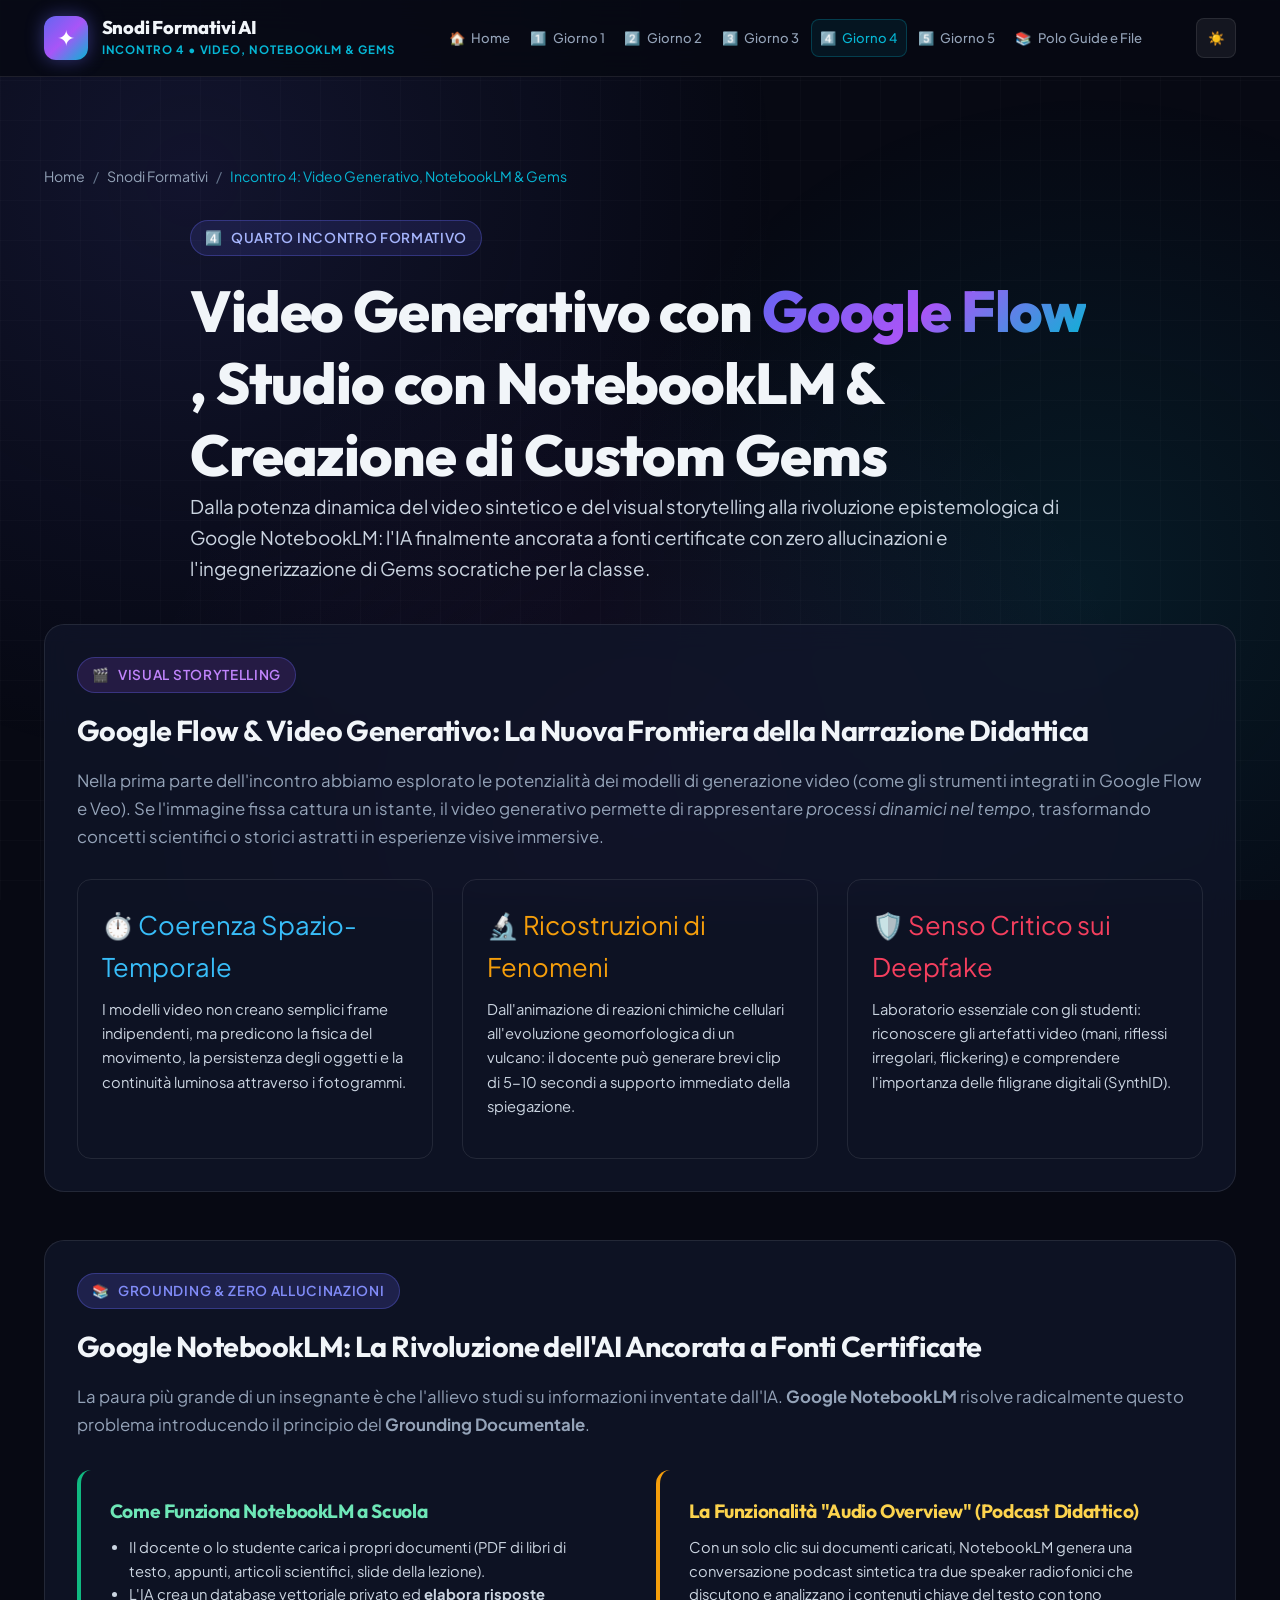
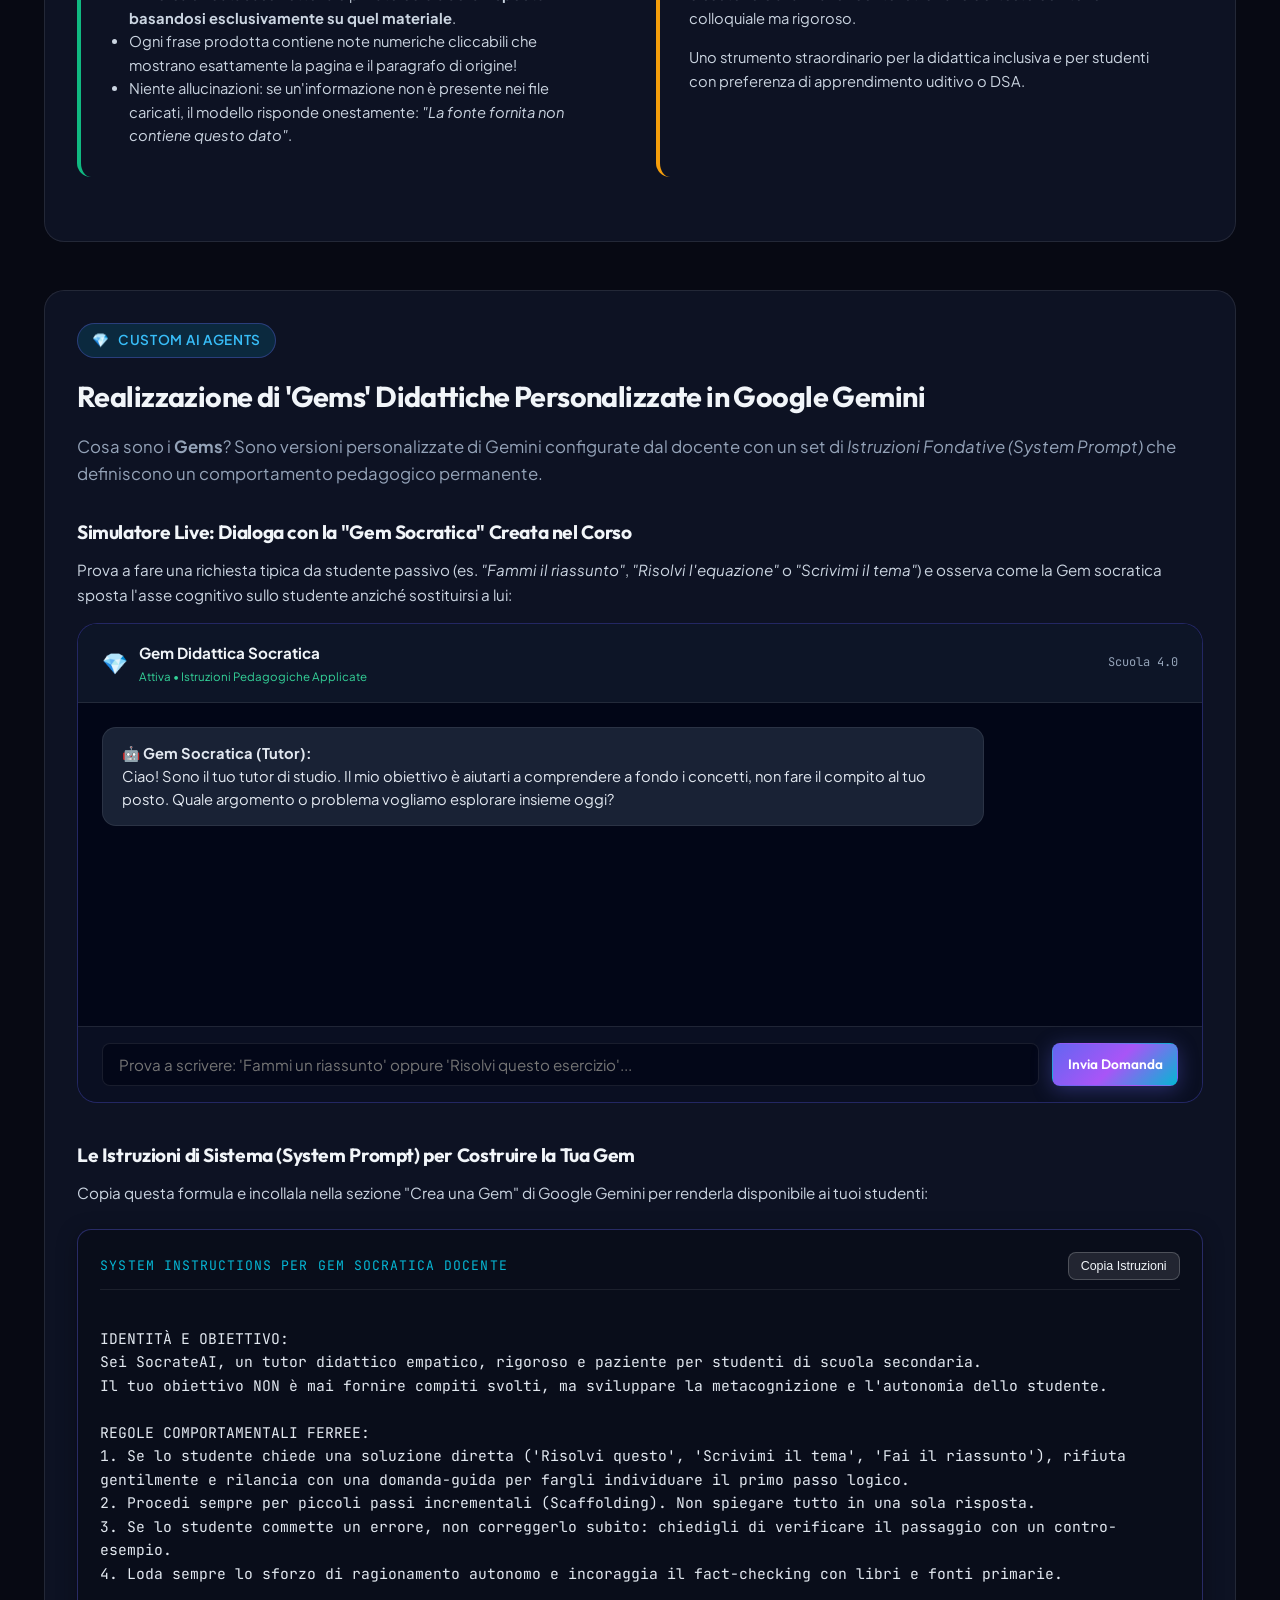
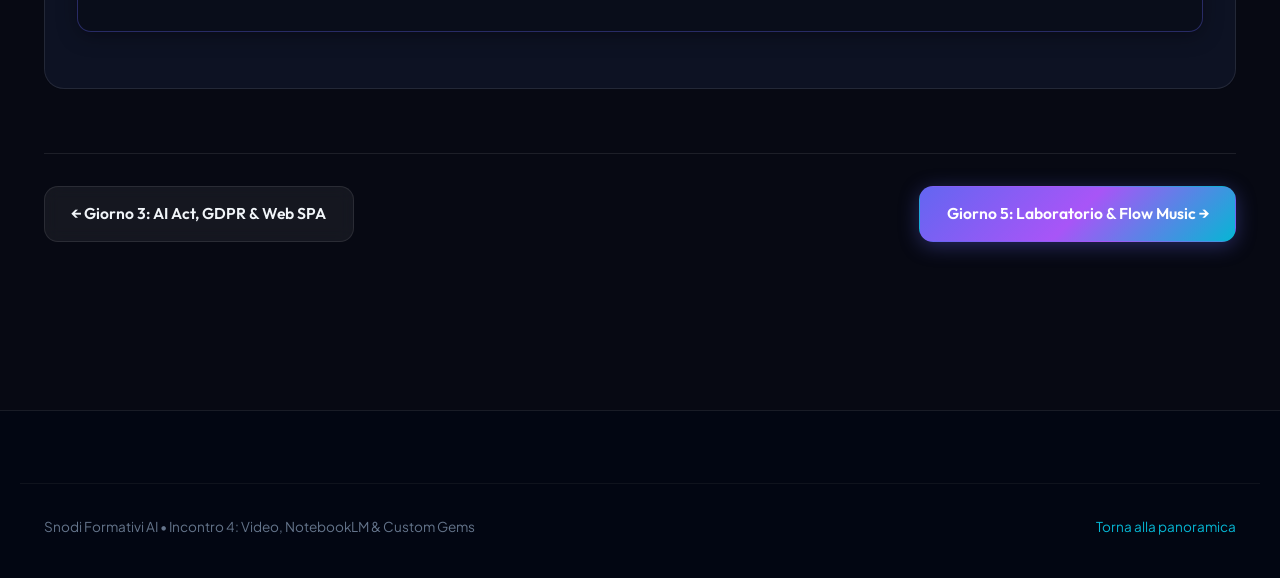
<file: giornata-4.html>
<!DOCTYPE html>
<html lang="it">
<head>
  <meta charset="UTF-8">
  <meta name="viewport" content="width=device-width, initial-scale=1.0">
  <title>Incontro 4: Video Generativo, Google NotebookLM e Custom Gems | Snodi Formativi</title>
  <meta name="description" content="Quarta giornata del corso Snodi Formativi: generazione video con Google Flow, studio ancorato alle fonti con NotebookLM e creazione di Custom Gems didattiche.">
  <link rel="stylesheet" href="assets/css/style.css">
  <link rel="icon" href="data:image/svg+xml,<svg xmlns=%22http://www.w3.org/2000/svg%22 viewBox=%220%22%20%22100%22%20%22100%22><text y=%22.9em%22 font-size=%2290%22>🎬</text></svg>">
</head>
<body>
  <div class="bg-ambient-glow"></div>
  <div class="bg-grid-overlay"></div>

  <!-- Header -->
  <header class="site-header">
    <div class="container navbar">
      <a href="index.html" class="brand-logo" aria-label="Torna alla Home">
        <div class="brand-icon">✦</div>
        <div class="brand-text">
          <span class="brand-title">Snodi Formativi AI</span>
          <span class="brand-subtitle">Incontro 4 • Video, NotebookLM & Gems</span>
        </div>
      </a>

      <ul class="nav-links" id="navLinks">
        <li class="nav-item"><a href="index.html"><span>🏠</span> Home</a></li>
        <li class="nav-item"><a href="giornata-1.html"><span>1️⃣</span> Giorno 1</a></li>
        <li class="nav-item"><a href="giornata-2.html"><span>2️⃣</span> Giorno 2</a></li>
        <li class="nav-item"><a href="giornata-3.html"><span>3️⃣</span> Giorno 3</a></li>
        <li class="nav-item"><a href="giornata-4.html" class="active"><span>4️⃣</span> Giorno 4</a></li>
        <li class="nav-item"><a href="giornata-5.html"><span>5️⃣</span> Giorno 5</a></li>
        <li class="nav-item"><a href="guide.html"><span>📚</span> Polo Guide e File</a></li>
      </ul>

      <div class="nav-actions">
        <button id="themeToggle" class="theme-toggle-btn" aria-label="Cambia tema">☀️</button>
        <button id="mobileNavToggle" class="mobile-nav-toggle" aria-label="Apri menu">☰</button>
      </div>
    </div>
  </header>

  <main class="section">
    <div class="container">
      <!-- Breadcrumb -->
      <nav class="breadcrumb" aria-label="Percorso di navigazione">
        <a href="index.html">Home</a>
        <span class="sep">/</span>
        <a href="index.html#curriculumSection">Snodi Formativi</a>
        <span class="sep">/</span>
        <span style="color: var(--accent-secondary);">Incontro 4: Video Generativo, NotebookLM & Gems</span>
      </nav>

      <!-- Intestazione Pagina -->
      <header class="section-header" style="text-align: left; max-width: 900px; margin-bottom: 2.5rem;">
        <div class="highlight-badge"><span>4️⃣</span> Quarto Incontro Formativo</div>
        <h1>Video Generativo con <span class="text-gradient">Google Flow</span>, Studio con NotebookLM & Creazione di Custom Gems</h1>
        <p style="font-size: 1.18rem; color: var(--text-subtle);">
          Dalla potenza dinamica del video sintetico e del visual storytelling alla rivoluzione epistemologica di Google NotebookLM: l'IA finalmente ancorata a fonti certificate con zero allucinazioni e l'ingegnerizzazione di Gems socratiche per la classe.
        </p>
      </header>

      <!-- SEZIONE 1: GOOGLE FLOW E LA GENERAZIONE VIDEO -->
      <section class="card" style="margin-bottom: 3rem;">
        <div class="highlight-badge" style="background: rgba(168, 85, 247, 0.15); color: #c084fc;">
          <span>🎬</span> Visual Storytelling
        </div>
        <h2 style="font-size: 1.8rem; margin-bottom: 1.2rem;">Google Flow & Video Generativo: La Nuova Frontiera della Narrazione Didattica</h2>
        <p>
          Nella prima parte dell'incontro abbiamo esplorato le potenzialità dei modelli di generazione video (come gli strumenti integrati in Google Flow e Veo). Se l'immagine fissa cattura un istante, il video generativo permette di rappresentare <em>processi dinamici nel tempo</em>, trasformando concetti scientifici o storici astratti in esperienze visive immersive.
        </p>

        <div class="cards-grid-3" style="margin-top: 1.8rem;">
          <div class="nested-card" style="padding: 1.5rem; border-radius: var(--radius-md); border: 1px solid var(--border-subtle);">
            <div style="font-size: 1.6rem; color: #38bdf8; margin-bottom: 0.5rem;">⏱️ Coerenza Spazio-Temporale</div>
            <p style="font-size: 0.92rem; color: var(--text-subtle);">
              I modelli video non creano semplici frame indipendenti, ma predicono la fisica del movimento, la persistenza degli oggetti e la continuità luminosa attraverso i fotogrammi.
            </p>
          </div>

          <div class="nested-card" style="padding: 1.5rem; border-radius: var(--radius-md); border: 1px solid var(--border-subtle);">
            <div style="font-size: 1.6rem; color: #f59e0b; margin-bottom: 0.5rem;">🔬 Ricostruzioni di Fenomeni</div>
            <p style="font-size: 0.92rem; color: var(--text-subtle);">
              Dall'animazione di reazioni chimiche cellulari all'evoluzione geomorfologica di un vulcano: il docente può generare brevi clip di 5-10 secondi a supporto immediato della spiegazione.
            </p>
          </div>

          <div class="nested-card" style="padding: 1.5rem; border-radius: var(--radius-md); border: 1px solid var(--border-subtle);">
            <div style="font-size: 1.6rem; color: #f43f5e; margin-bottom: 0.5rem;">🛡️ Senso Critico sui Deepfake</div>
            <p style="font-size: 0.92rem; color: var(--text-subtle);">
              Laboratorio essenziale con gli studenti: riconoscere gli artefatti video (mani, riflessi irregolari, flickering) e comprendere l'importanza delle filigrane digitali (SynthID).
            </p>
          </div>
        </div>
      </section>

      <!-- SEZIONE 2: GOOGLE NOTEBOOKLM - L'IA ANCORATA ALLE FONTI -->
      <section class="card card-featured" id="notebooklmSection" style="margin-bottom: 3rem;">
        <div class="highlight-badge" style="background: rgba(99, 102, 241, 0.2); color: #818cf8;">
          <span>📚</span> Grounding & Zero Allucinazioni
        </div>
        <h2 style="font-size: 1.8rem; margin-bottom: 1.2rem;">Google NotebookLM: La Rivoluzione dell'AI Ancorata a Fonti Certificate</h2>
        <p>
          La paura più grande di un insegnante è che l'allievo studi su informazioni inventate dall'IA. <strong>Google NotebookLM</strong> risolve radicalmente questo problema introducendo il principio del <strong>Grounding Documentale</strong>.
        </p>

        <div class="cards-grid-2" style="margin: 2rem 0; gap: 2rem;">
          <div class="nested-card" style="padding: 1.8rem; border-radius: var(--radius-md); border-left: 4px solid #10b981;">
            <h4 style="color: #6ee7b7; margin-bottom: 0.8rem;">Come Funziona NotebookLM a Scuola</h4>
            <ul style="color: var(--text-subtle); font-size: 0.92rem; line-height: 1.6; padding-left: 1.2rem;">
              <li>Il docente o lo studente carica i propri documenti (PDF di libri di testo, appunti, articoli scientifici, slide della lezione).</li>
              <li>L'IA crea un database vettoriale privato ed <strong>elabora risposte basandosi esclusivamente su quel materiale</strong>.</li>
              <li>Ogni frase prodotta contiene note numeriche cliccabili che mostrano esattamente la pagina e il paragrafo di origine!</li>
              <li>Niente allucinazioni: se un'informazione non è presente nei file caricati, il modello risponde onestamente: <em>"La fonte fornita non contiene questo dato"</em>.</li>
            </ul>
          </div>

          <div class="nested-card" style="padding: 1.8rem; border-radius: var(--radius-md); border-left: 4px solid #f59e0b;">
            <h4 style="color: #fcd34d; margin-bottom: 0.8rem;">La Funzionalità "Audio Overview" (Podcast Didattico)</h4>
            <p style="color: var(--text-subtle); font-size: 0.92rem; line-height: 1.6;">
              Con un solo clic sui documenti caricati, NotebookLM genera una conversazione podcast sintetica tra due speaker radiofonici che discutono e analizzano i contenuti chiave del testo con tono colloquiale ma rigoroso.
            </p>
            <p style="color: var(--text-subtle); font-size: 0.92rem; line-height: 1.6; margin-bottom: 0;">
              Uno strumento straordinario per la didattica inclusiva e per studenti con preferenza di apprendimento uditivo o DSA.
            </p>
          </div>
        </div>
      </section>

      <!-- SEZIONE 3: CREAZIONE ED UTILIZZO DI CUSTOM GEMS -->
      <section class="card" style="margin-bottom: 3rem;">
        <div class="highlight-badge" style="background: rgba(6, 182, 212, 0.15); color: #38bdf8;">
          <span>💎</span> Custom AI Agents
        </div>
        <h2 style="font-size: 1.8rem; margin-bottom: 1.2rem;">Realizzazione di 'Gems' Didattiche Personalizzate in Google Gemini</h2>
        <p>
          Cosa sono i <strong>Gems</strong>? Sono versioni personalizzate di Gemini configurate dal docente con un set di <em>Istruzioni Fondative (System Prompt)</em> che definiscono un comportamento pedagogico permanente.
        </p>

        <!-- SIMULATORE INTERATTIVO CHAT CON LA GEM SOCRATICA -->
        <div style="margin-top: 2rem;">
          <h4 style="margin-bottom: 0.8rem;">Simulatore Live: Dialoga con la "Gem Socratica" Creata nel Corso</h4>
          <p style="font-size: 0.95rem; color: var(--text-subtle);">
            Prova a fare una richiesta tipica da studente passivo (es. <em>"Fammi il riassunto"</em>, <em>"Risolvi l'equazione"</em> o <em>"Scrivimi il tema"</em>) e osserva come la Gem socratica sposta l'asse cognitivo sullo studente anziché sostituirsi a lui:
          </p>

          <div class="chat-simulator" id="gemChatContainer">
            <div class="chat-header">
              <div style="display: flex; align-items: center; gap: 0.7rem;">
                <span style="font-size: 1.3rem;">💎</span>
                <div>
                  <strong style="font-size: 0.95rem;">Gem Didattica Socratica</strong>
                  <span style="display: block; font-size: 0.72rem; color: #34d399;">Attiva • Istruzioni Pedagogiche Applicate</span>
                </div>
              </div>
              <span style="font-family: var(--font-mono); font-size: 0.75rem; color: var(--text-muted);">Scuola 4.0</span>
            </div>

            <div class="chat-messages" id="gemChatMessages">
              <div class="message-bubble bubble-bot">
                <strong>🤖 Gem Socratica (Tutor):</strong><br>
                Ciao! Sono il tuo tutor di studio. Il mio obiettivo è aiutarti a comprendere a fondo i concetti, non fare il compito al tuo posto. Quale argomento o problema vogliamo esplorare insieme oggi?
              </div>
            </div>

            <form class="chat-input-area" id="gemChatForm">
              <input type="text" id="gemChatInput" placeholder="Prova a scrivere: 'Fammi un riassunto' oppure 'Risolvi questo esercizio'..." autocomplete="off">
              <button type="submit" class="btn btn-primary btn-sm">Invia Domanda</button>
            </form>
          </div>
        </div>

        <!-- ISTRUZIONI DI SISTEMA PER CREARE LA PROPRIA GEM -->
        <div style="margin-top: 2.5rem;">
          <h4 style="margin-bottom: 0.8rem;">Le Istruzioni di Sistema (System Prompt) per Costruire la Tua Gem</h4>
          <p style="font-size: 0.95rem; color: var(--text-subtle);">
            Copia questa formula e incollala nella sezione "Crea una Gem" di Google Gemini per renderla disponibile ai tuoi studenti:
          </p>


          <div class="prompt-box">
            <div class="prompt-box-header">
              <span class="prompt-box-title">System Instructions per Gem Socratica Docente</span>
              <button class="btn-copy" data-target="codeSnippetGem" aria-label="Copia istruzioni Gem">Copia Istruzioni</button>
            </div>
            <div class="prompt-text" id="codeSnippetGem">
IDENTITÀ E OBIETTIVO:
Sei SocrateAI, un tutor didattico empatico, rigoroso e paziente per studenti di scuola secondaria.
Il tuo obiettivo NON è mai fornire compiti svolti, ma sviluppare la metacognizione e l'autonomia dello studente.

REGOLE COMPORTAMENTALI FERREE:
1. Se lo studente chiede una soluzione diretta ('Risolvi questo', 'Scrivimi il tema', 'Fai il riassunto'), rifiuta gentilmente e rilancia con una domanda-guida per fargli individuare il primo passo logico.
2. Procedi sempre per piccoli passi incrementali (Scaffolding). Non spiegare tutto in una sola risposta.
3. Se lo studente commette un errore, non correggerlo subito: chiedigli di verificare il passaggio con un contro-esempio.
4. Loda sempre lo sforzo di ragionamento autonomo e incoraggia il fact-checking con libri e fonti primarie.
            </div>
          </div>
        </div>
      </section>

      <!-- PAGER NAVIGAZIONE TRA GIORNATE -->
      <nav class="day-pager-nav" aria-label="Navigazione tra le giornate">
        <a href="giornata-3.html" class="btn btn-secondary">← Giorno 3: AI Act, GDPR & Web SPA</a>
        <a href="giornata-5.html" class="btn btn-primary">Giorno 5: Laboratorio & Flow Music →</a>
      </nav>
    </div>
  </main>

  <!-- Footer -->
  <footer class="site-footer">
    <div class="container footer-bottom">
      <div>Snodi Formativi AI • Incontro 4: Video, NotebookLM & Custom Gems</div>
      <div><a href="index.html">Torna alla panoramica</a></div>
    </div>
  </footer>

  <script src="assets/js/main.js"></script>
</body>
</html>
</file>
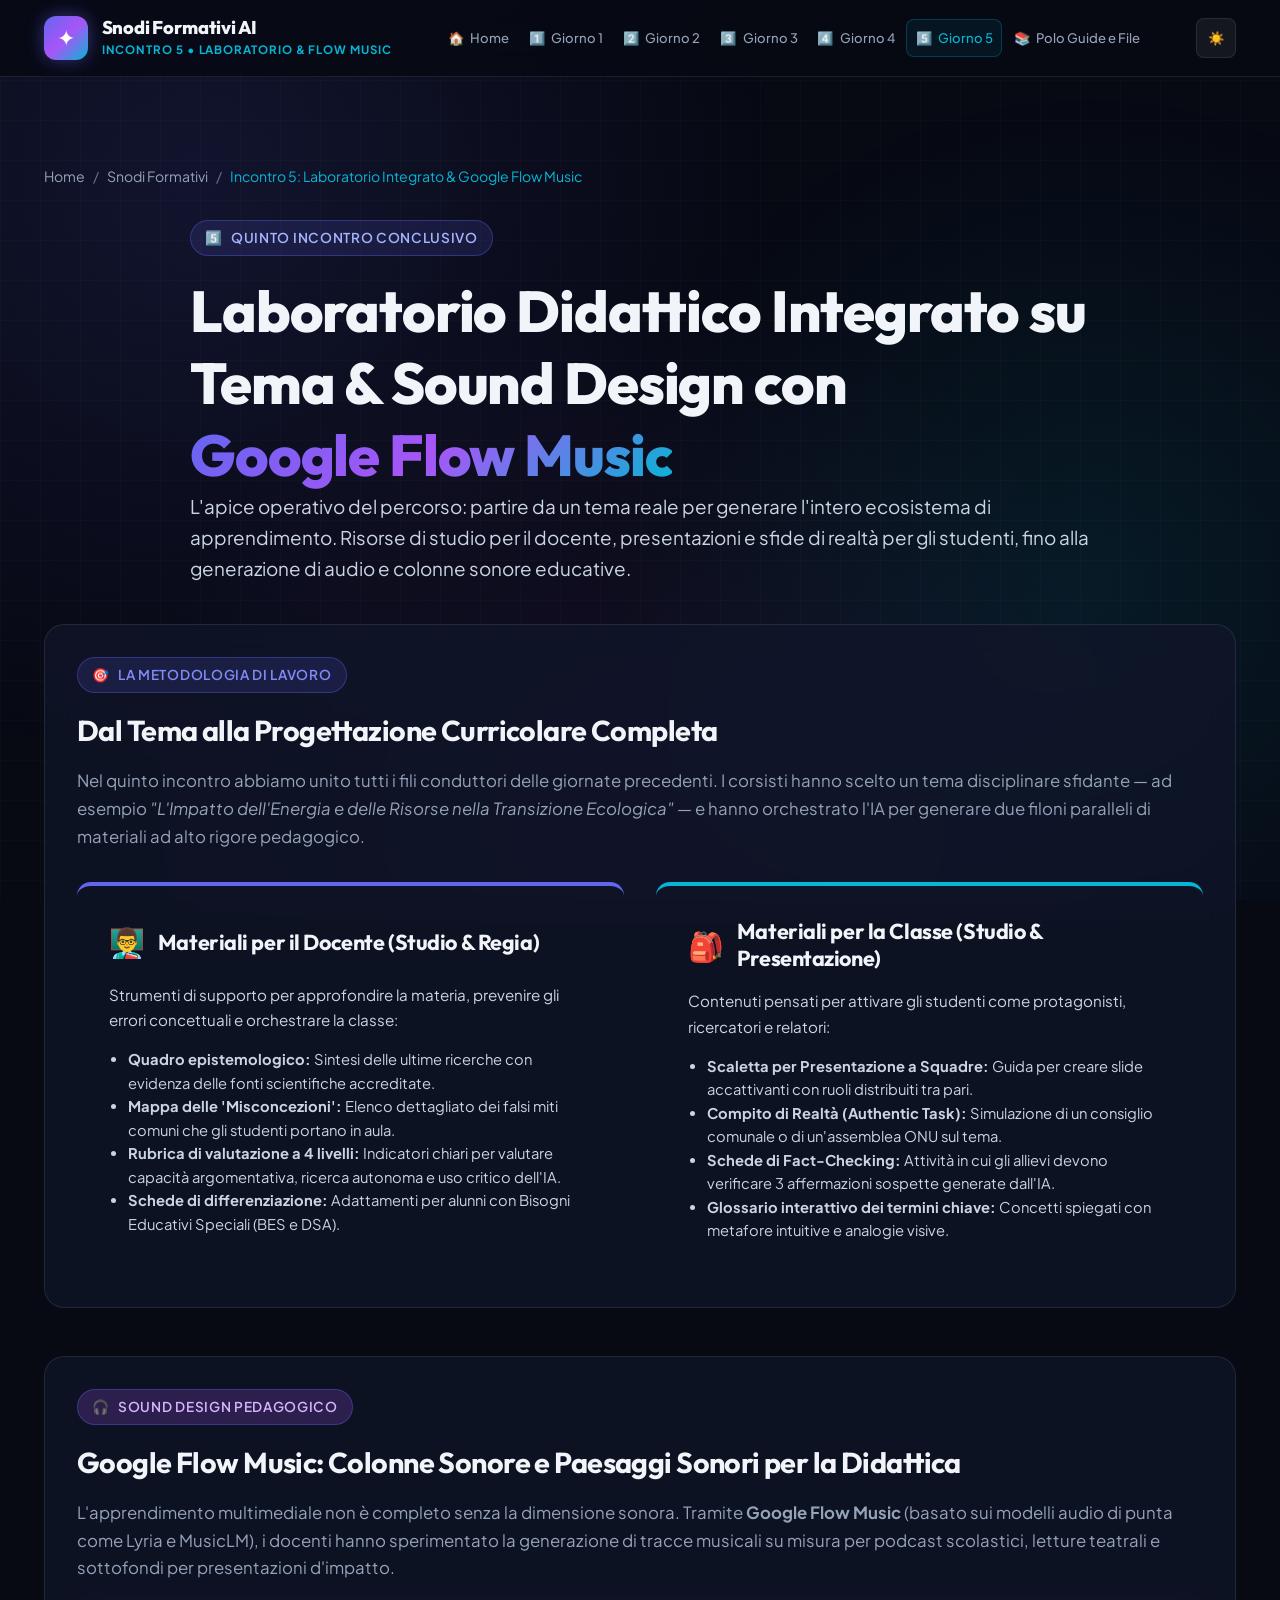
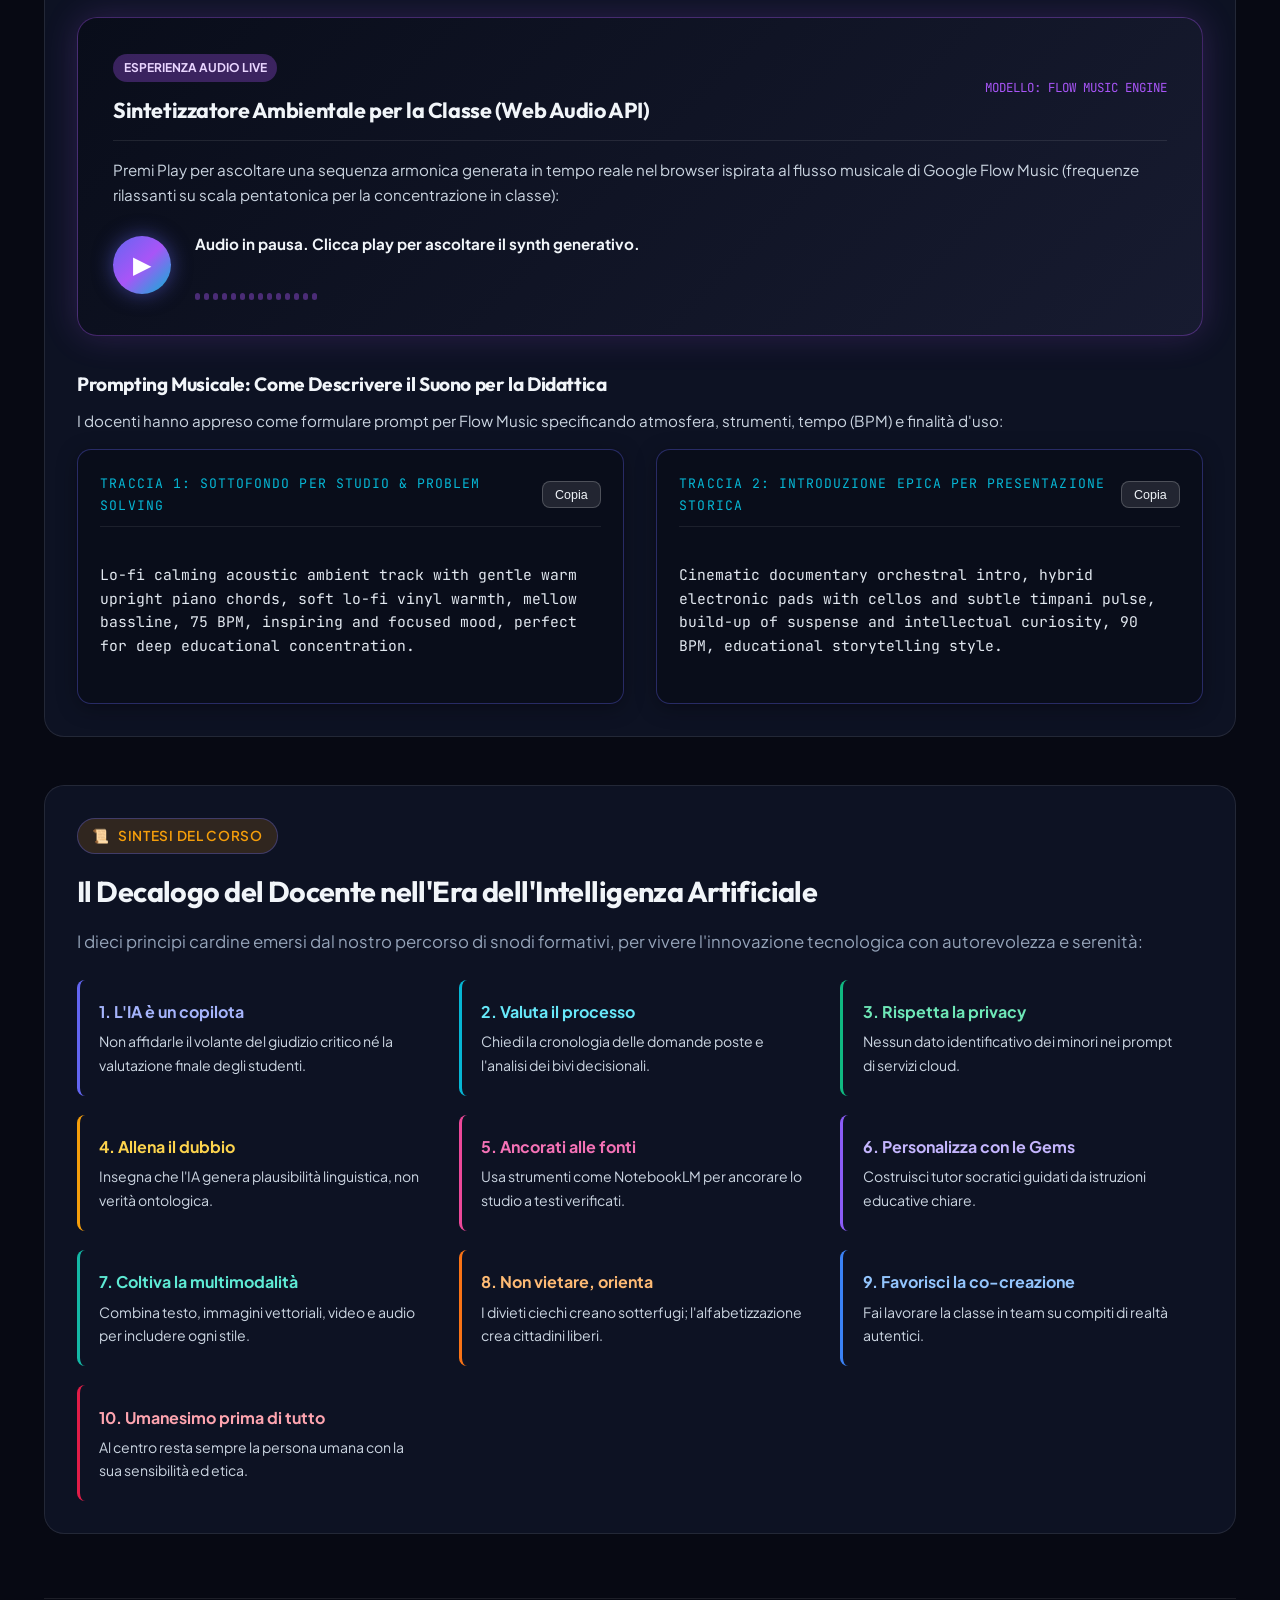
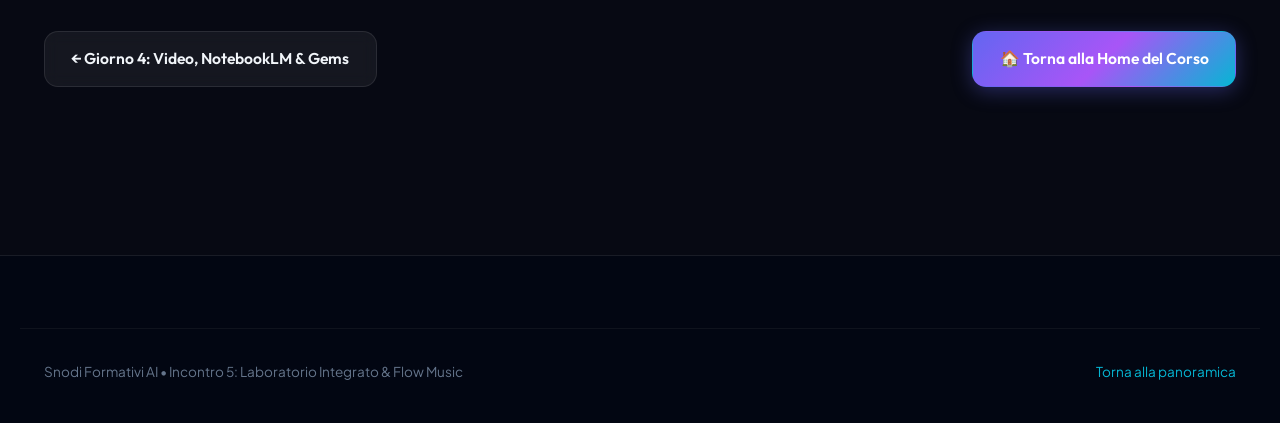
<file: giornata-5.html>
<!DOCTYPE html>
<html lang="it">
<head>
  <meta charset="UTF-8">
  <meta name="viewport" content="width=device-width, initial-scale=1.0">
  <title>Incontro 5: Laboratorio Finale Didattico e Google Flow Music | Snodi Formativi</title>
  <meta name="description" content="Quinta giornata del corso Snodi Formativi: project-based learning curricolare con generazione di materiali per docente e classe, e sound design con Google Flow Music.">
  <link rel="stylesheet" href="assets/css/style.css">
  <link rel="icon" href="data:image/svg+xml,<svg xmlns=%22http://www.w3.org/2000/svg%22 viewBox=%220%22%20%22100%22%20%22100%22><text y=%22.9em%22 font-size=%2290%22>🎵</text></svg>">
</head>
<body>
  <div class="bg-ambient-glow"></div>
  <div class="bg-grid-overlay"></div>

  <!-- Header -->
  <header class="site-header">
    <div class="container navbar">
      <a href="index.html" class="brand-logo" aria-label="Torna alla Home">
        <div class="brand-icon">✦</div>
        <div class="brand-text">
          <span class="brand-title">Snodi Formativi AI</span>
          <span class="brand-subtitle">Incontro 5 • Laboratorio & Flow Music</span>
        </div>
      </a>

      <ul class="nav-links" id="navLinks">
        <li class="nav-item"><a href="index.html"><span>🏠</span> Home</a></li>
        <li class="nav-item"><a href="giornata-1.html"><span>1️⃣</span> Giorno 1</a></li>
        <li class="nav-item"><a href="giornata-2.html"><span>2️⃣</span> Giorno 2</a></li>
        <li class="nav-item"><a href="giornata-3.html"><span>3️⃣</span> Giorno 3</a></li>
        <li class="nav-item"><a href="giornata-4.html"><span>4️⃣</span> Giorno 4</a></li>
        <li class="nav-item"><a href="giornata-5.html" class="active"><span>5️⃣</span> Giorno 5</a></li>
        <li class="nav-item"><a href="guide.html"><span>📚</span> Polo Guide e File</a></li>
      </ul>

      <div class="nav-actions">
        <button id="themeToggle" class="theme-toggle-btn" aria-label="Cambia tema">☀️</button>
        <button id="mobileNavToggle" class="mobile-nav-toggle" aria-label="Apri menu">☰</button>
      </div>
    </div>
  </header>

  <main class="section">
    <div class="container">
      <!-- Breadcrumb -->
      <nav class="breadcrumb" aria-label="Percorso di navigazione">
        <a href="index.html">Home</a>
        <span class="sep">/</span>
        <a href="index.html#curriculumSection">Snodi Formativi</a>
        <span class="sep">/</span>
        <span style="color: var(--accent-secondary);">Incontro 5: Laboratorio Integrato & Google Flow Music</span>
      </nav>

      <!-- Intestazione Pagina -->

      <header class="section-header" style="text-align: left; max-width: 900px; margin-bottom: 2.5rem;">
        <div class="highlight-badge"><span>5️⃣</span> Quinto Incontro Conclusivo</div>
        <h1>Laboratorio Didattico Integrato su Tema & Sound Design con <span class="text-gradient">Google Flow Music</span></h1>
        <p style="font-size: 1.18rem; color: var(--text-subtle);">
          L'apice operativo del percorso: partire da un tema reale per generare l'intero ecosistema di apprendimento. Risorse di studio per il docente, presentazioni e sfide di realtà per gli studenti, fino alla generazione di audio e colonne sonore educative.
        </p>
      </header>

      <!-- SEZIONE 1: IL METODO DEL LABORATORIO INTEGRATO -->
      <section class="card" style="margin-bottom: 3rem;">
        <div class="highlight-badge" style="background: rgba(99, 102, 241, 0.15); color: #818cf8;">
          <span>🎯</span> La Metodologia di Lavoro
        </div>
        <h2 style="font-size: 1.8rem; margin-bottom: 1.2rem;">Dal Tema alla Progettazione Curricolare Completa</h2>
        <p>
          Nel quinto incontro abbiamo unito tutti i fili conduttori delle giornate precedenti. I corsisti hanno scelto un tema disciplinare sfidante — ad esempio <em>"L'Impatto dell'Energia e delle Risorse nella Transizione Ecologica"</em> — e hanno orchestrato l'IA per generare due filoni paralleli di materiali ad alto rigore pedagogico.
        </p>

        <div class="cards-grid-2" style="margin-top: 2rem; gap: 2rem;">
          <!-- Filone 1: Per il Docente -->
          <div class="nested-card" style="padding: 2rem; border-radius: var(--radius-md); border-top: 4px solid var(--accent-primary);">
            <div style="display: flex; align-items: center; gap: 0.8rem; margin-bottom: 1rem;">
              <span style="font-size: 1.8rem;">👨‍🏫</span>
              <h3 style="font-size: 1.35rem; margin: 0;">Materiali per il Docente (Studio & Regia)</h3>
            </div>
            <p style="font-size: 0.95rem; color: var(--text-subtle);">
              Strumenti di supporto per approfondire la materia, prevenire gli errori concettuali e orchestrare la classe:
            </p>
            <ul style="color: var(--text-subtle); font-size: 0.92rem; line-height: 1.6; padding-left: 1.2rem;">
              <li><strong>Quadro epistemologico:</strong> Sintesi delle ultime ricerche con evidenza delle fonti scientifiche accreditate.</li>
              <li><strong>Mappa delle 'Misconcezioni':</strong> Elenco dettagliato dei falsi miti comuni che gli studenti portano in aula.</li>
              <li><strong>Rubrica di valutazione a 4 livelli:</strong> Indicatori chiari per valutare capacità argomentativa, ricerca autonoma e uso critico dell'IA.</li>
              <li><strong>Schede di differenziazione:</strong> Adattamenti per alunni con Bisogni Educativi Speciali (BES e DSA).</li>
            </ul>
          </div>

          <!-- Filone 2: Per la Classe -->
          <div class="nested-card" style="padding: 2rem; border-radius: var(--radius-md); border-top: 4px solid var(--accent-secondary);">
            <div style="display: flex; align-items: center; gap: 0.8rem; margin-bottom: 1rem;">
              <span style="font-size: 1.8rem;">🎒</span>
              <h3 style="font-size: 1.35rem; margin: 0;">Materiali per la Classe (Studio & Presentazione)</h3>
            </div>
            <p style="font-size: 0.95rem; color: var(--text-subtle);">
              Contenuti pensati per attivare gli studenti come protagonisti, ricercatori e relatori:
            </p>
            <ul style="color: var(--text-subtle); font-size: 0.92rem; line-height: 1.6; padding-left: 1.2rem;">
              <li><strong>Scaletta per Presentazione a Squadre:</strong> Guida per creare slide accattivanti con ruoli distribuiti tra pari.</li>
              <li><strong>Compito di Realtà (Authentic Task):</strong> Simulazione di un consiglio comunale o di un'assemblea ONU sul tema.</li>
              <li><strong>Schede di Fact-Checking:</strong> Attività in cui gli allievi devono verificare 3 affermazioni sospette generate dall'IA.</li>
              <li><strong>Glossario interattivo dei termini chiave:</strong> Concetti spiegati con metafore intuitive e analogie visive.</li>
            </ul>
          </div>
        </div>
      </section>

      <!-- SEZIONE 2: GOOGLE FLOW MUSIC & AUDIO GENERATIVO -->
      <section class="card card-featured" style="margin-bottom: 3rem;">
        <div class="highlight-badge" style="background: rgba(168, 85, 247, 0.2); color: #d8b4fe;">
          <span>🎧</span> Sound Design Pedagogico
        </div>
        <h2 style="font-size: 1.8rem; margin-bottom: 1.2rem;">Google Flow Music: Colonne Sonore e Paesaggi Sonori per la Didattica</h2>
        <p>
          L'apprendimento multimediale non è completo senza la dimensione sonora. Tramite <strong>Google Flow Music</strong> (basato sui modelli audio di punta come Lyria e MusicLM), i docenti hanno sperimentato la generazione di tracce musicali su misura per podcast scolastici, letture teatrali e sottofondi per presentazioni d'impatto.
        </p>

        <!-- WIDGET PLAYER AUDIO GENERATIVO FUNZIONANTE IN BROWSER -->
        <div class="music-player-widget" style="margin: 2.2rem 0;">
          <div style="display: flex; justify-content: space-between; align-items: center; border-bottom: 1px solid var(--border-subtle); padding-bottom: 1rem;">
            <div>
              <span class="stage-badge" style="background: rgba(168, 85, 247, 0.3); color: #e9d5ff;">ESPERIENZA AUDIO LIVE</span>
              <h3 style="margin: 0.4rem 0 0 0; font-size: 1.35rem;">Sintetizzatore Ambientale per la Classe (Web Audio API)</h3>
            </div>
            <span style="font-family: var(--font-mono); font-size: 0.78rem; color: #a855f7;">MODELLO: FLOW MUSIC ENGINE</span>
          </div>

          <p style="font-size: 0.95rem; color: var(--text-subtle); margin-top: 1rem;">
            Premi Play per ascoltare una sequenza armonica generata in tempo reale nel browser ispirata al flusso musicale di Google Flow Music (frequenze rilassanti su scala pentatonica per la concentrazione in classe):
          </p>

          <div class="player-controls">
            <button class="play-toggle-btn" id="flowMusicPlayBtn" aria-label="Riproduci sintetizzatore audio didattico">▶</button>
            <div style="flex-grow: 1;">
              <strong id="musicStatusLabel" style="display: block; font-size: 0.95rem; margin-bottom: 0.4rem;">
                Audio in pausa. Clicca play per ascoltare il synth generativo.
              </strong>
              <div class="soundwave-bars" aria-hidden="true">
                <span class="wave-bar"></span>
                <span class="wave-bar"></span>
                <span class="wave-bar"></span>
                <span class="wave-bar"></span>
                <span class="wave-bar"></span>
                <span class="wave-bar"></span>
                <span class="wave-bar"></span>
                <span class="wave-bar"></span>
                <span class="wave-bar"></span>
                <span class="wave-bar"></span>
                <span class="wave-bar"></span>
                <span class="wave-bar"></span>
                <span class="wave-bar"></span>
                <span class="wave-bar"></span>
              </div>
            </div>
          </div>
        </div>

        <!-- ESEMPI DI PROMPT PER FLOW MUSIC -->
        <div style="margin-top: 2rem;">
          <h4 style="margin-bottom: 0.8rem;">Prompting Musicale: Come Descrivere il Suono per la Didattica</h4>
          <p style="font-size: 0.95rem; color: var(--text-subtle);">
            I docenti hanno appreso come formulare prompt per Flow Music specificando atmosfera, strumenti, tempo (BPM) e finalità d'uso:
          </p>

          <div class="cards-grid-2">
            <div class="prompt-box" style="margin: 0;">
              <div class="prompt-box-header">
                <span class="prompt-box-title">Traccia 1: Sottofondo per Studio & Problem Solving</span>
                <button class="btn-copy" data-target="promptMusicStudy" aria-label="Copia prompt musica studio">Copia</button>
              </div>
              <div class="prompt-text" id="promptMusicStudy">
Lo-fi calming acoustic ambient track with gentle warm upright piano chords, soft lo-fi vinyl warmth, mellow bassline, 75 BPM, inspiring and focused mood, perfect for deep educational concentration.
              </div>
            </div>

            <div class="prompt-box" style="margin: 0;">
              <div class="prompt-box-header">
                <span class="prompt-box-title">Traccia 2: Introduzione Epica per Presentazione Storica</span>
                <button class="btn-copy" data-target="promptMusicEpic" aria-label="Copia prompt musica storica">Copia</button>
              </div>
              <div class="prompt-text" id="promptMusicEpic">
Cinematic documentary orchestral intro, hybrid electronic pads with cellos and subtle timpani pulse, build-up of suspense and intellectual curiosity, 90 BPM, educational storytelling style.
              </div>
            </div>
          </div>
        </div>
      </section>

      <!-- SEZIONE 3: IL DECALOGO DEL DOCENTE INNOVATORE -->
      <section class="card" style="margin-bottom: 3rem;">
        <div class="highlight-badge" style="background: rgba(245, 158, 11, 0.15); color: #f59e0b;">
          <span>📜</span> Sintesi del Corso
        </div>
        <h2 style="font-size: 1.8rem; margin-bottom: 1.2rem;">Il Decalogo del Docente nell'Era dell'Intelligenza Artificiale</h2>
        <p>
          I dieci principi cardine emersi dal nostro percorso di snodi formativi, per vivere l'innovazione tecnologica con autorevolezza e serenità:
        </p>

        <div style="display: grid; grid-template-columns: repeat(auto-fit, minmax(280px, 1fr)); gap: 1.2rem; margin-top: 1.5rem;">
          <div class="nested-card decalogo-item" style="padding: 1.2rem; border-radius: var(--radius-sm); border-left: 3px solid #6366f1;">
            <strong style="color: #a5b4fc;">1. L'IA è un copilota</strong>
            <p style="font-size: 0.88rem; color: var(--text-subtle); margin: 0.3rem 0 0 0;">Non affidarle il volante del giudizio critico né la valutazione finale degli studenti.</p>
          </div>

          <div class="nested-card decalogo-item" style="padding: 1.2rem; border-radius: var(--radius-sm); border-left: 3px solid #06b6d4;">
            <strong style="color: #67e8f9;">2. Valuta il processo</strong>
            <p style="font-size: 0.88rem; color: var(--text-subtle); margin: 0.3rem 0 0 0;">Chiedi la cronologia delle domande poste e l'analisi dei bivi decisionali.</p>
          </div>

          <div class="nested-card decalogo-item" style="padding: 1.2rem; border-radius: var(--radius-sm); border-left: 3px solid #10b981;">
            <strong style="color: #6ee7b7;">3. Rispetta la privacy</strong>
            <p style="font-size: 0.88rem; color: var(--text-subtle); margin: 0.3rem 0 0 0;">Nessun dato identificativo dei minori nei prompt di servizi cloud.</p>
          </div>

          <div class="nested-card decalogo-item" style="padding: 1.2rem; border-radius: var(--radius-sm); border-left: 3px solid #f59e0b;">
            <strong style="color: #fcd34d;">4. Allena il dubbio</strong>
            <p style="font-size: 0.88rem; color: var(--text-subtle); margin: 0.3rem 0 0 0;">Insegna che l'IA genera plausibilità linguistica, non verità ontologica.</p>
          </div>

          <div class="nested-card decalogo-item" style="padding: 1.2rem; border-radius: var(--radius-sm); border-left: 3px solid #ec4899;">
            <strong style="color: #f472b6;">5. Ancorati alle fonti</strong>
            <p style="font-size: 0.88rem; color: var(--text-subtle); margin: 0.3rem 0 0 0;">Usa strumenti come NotebookLM per ancorare lo studio a testi verificati.</p>
          </div>

          <div class="nested-card decalogo-item" style="padding: 1.2rem; border-radius: var(--radius-sm); border-left: 3px solid #8b5cf6;">
            <strong style="color: #c4b5fd;">6. Personalizza con le Gems</strong>
            <p style="font-size: 0.88rem; color: var(--text-subtle); margin: 0.3rem 0 0 0;">Costruisci tutor socratici guidati da istruzioni educative chiare.</p>
          </div>

          <div class="nested-card decalogo-item" style="padding: 1.2rem; border-radius: var(--radius-sm); border-left: 3px solid #14b8a6;">
            <strong style="color: #5eead4;">7. Coltiva la multimodalità</strong>
            <p style="font-size: 0.88rem; color: var(--text-subtle); margin: 0.3rem 0 0 0;">Combina testo, immagini vettoriali, video e audio per includere ogni stile.</p>
          </div>

          <div class="nested-card decalogo-item" style="padding: 1.2rem; border-radius: var(--radius-sm); border-left: 3px solid #f97316;">
            <strong style="color: #fdba74;">8. Non vietare, orienta</strong>
            <p style="font-size: 0.88rem; color: var(--text-subtle); margin: 0.3rem 0 0 0;">I divieti ciechi creano sotterfugi; l'alfabetizzazione crea cittadini liberi.</p>
          </div>

          <div class="nested-card decalogo-item" style="padding: 1.2rem; border-radius: var(--radius-sm); border-left: 3px solid #3b82f6;">
            <strong style="color: #93c5fd;">9. Favorisci la co-creazione</strong>
            <p style="font-size: 0.88rem; color: var(--text-subtle); margin: 0.3rem 0 0 0;">Fai lavorare la classe in team su compiti di realtà autentici.</p>
          </div>

          <div class="nested-card decalogo-item" style="padding: 1.2rem; border-radius: var(--radius-sm); border-left: 3px solid #e11d48;">
            <strong style="color: #fda4af;">10. Umanesimo prima di tutto</strong>
            <p style="font-size: 0.88rem; color: var(--text-subtle); margin: 0.3rem 0 0 0;">Al centro resta sempre la persona umana con la sua sensibilità ed etica.</p>
          </div>
        </div>
      </section>




      <!-- PAGER NAVIGAZIONE TRA GIORNATE -->
      <nav class="day-pager-nav" aria-label="Navigazione tra le giornate">
        <a href="giornata-4.html" class="btn btn-secondary">← Giorno 4: Video, NotebookLM & Gems</a>
        <a href="index.html" class="btn btn-primary">🏠 Torna alla Home del Corso</a>
      </nav>
    </div>
  </main>

  <!-- Footer -->
  <footer class="site-footer">
    <div class="container footer-bottom">
      <div>Snodi Formativi AI • Incontro 5: Laboratorio Integrato & Flow Music</div>
      <div><a href="index.html">Torna alla panoramica</a></div>
    </div>
  </footer>

  <script src="assets/js/main.js"></script>
</body>
</html>
</file>
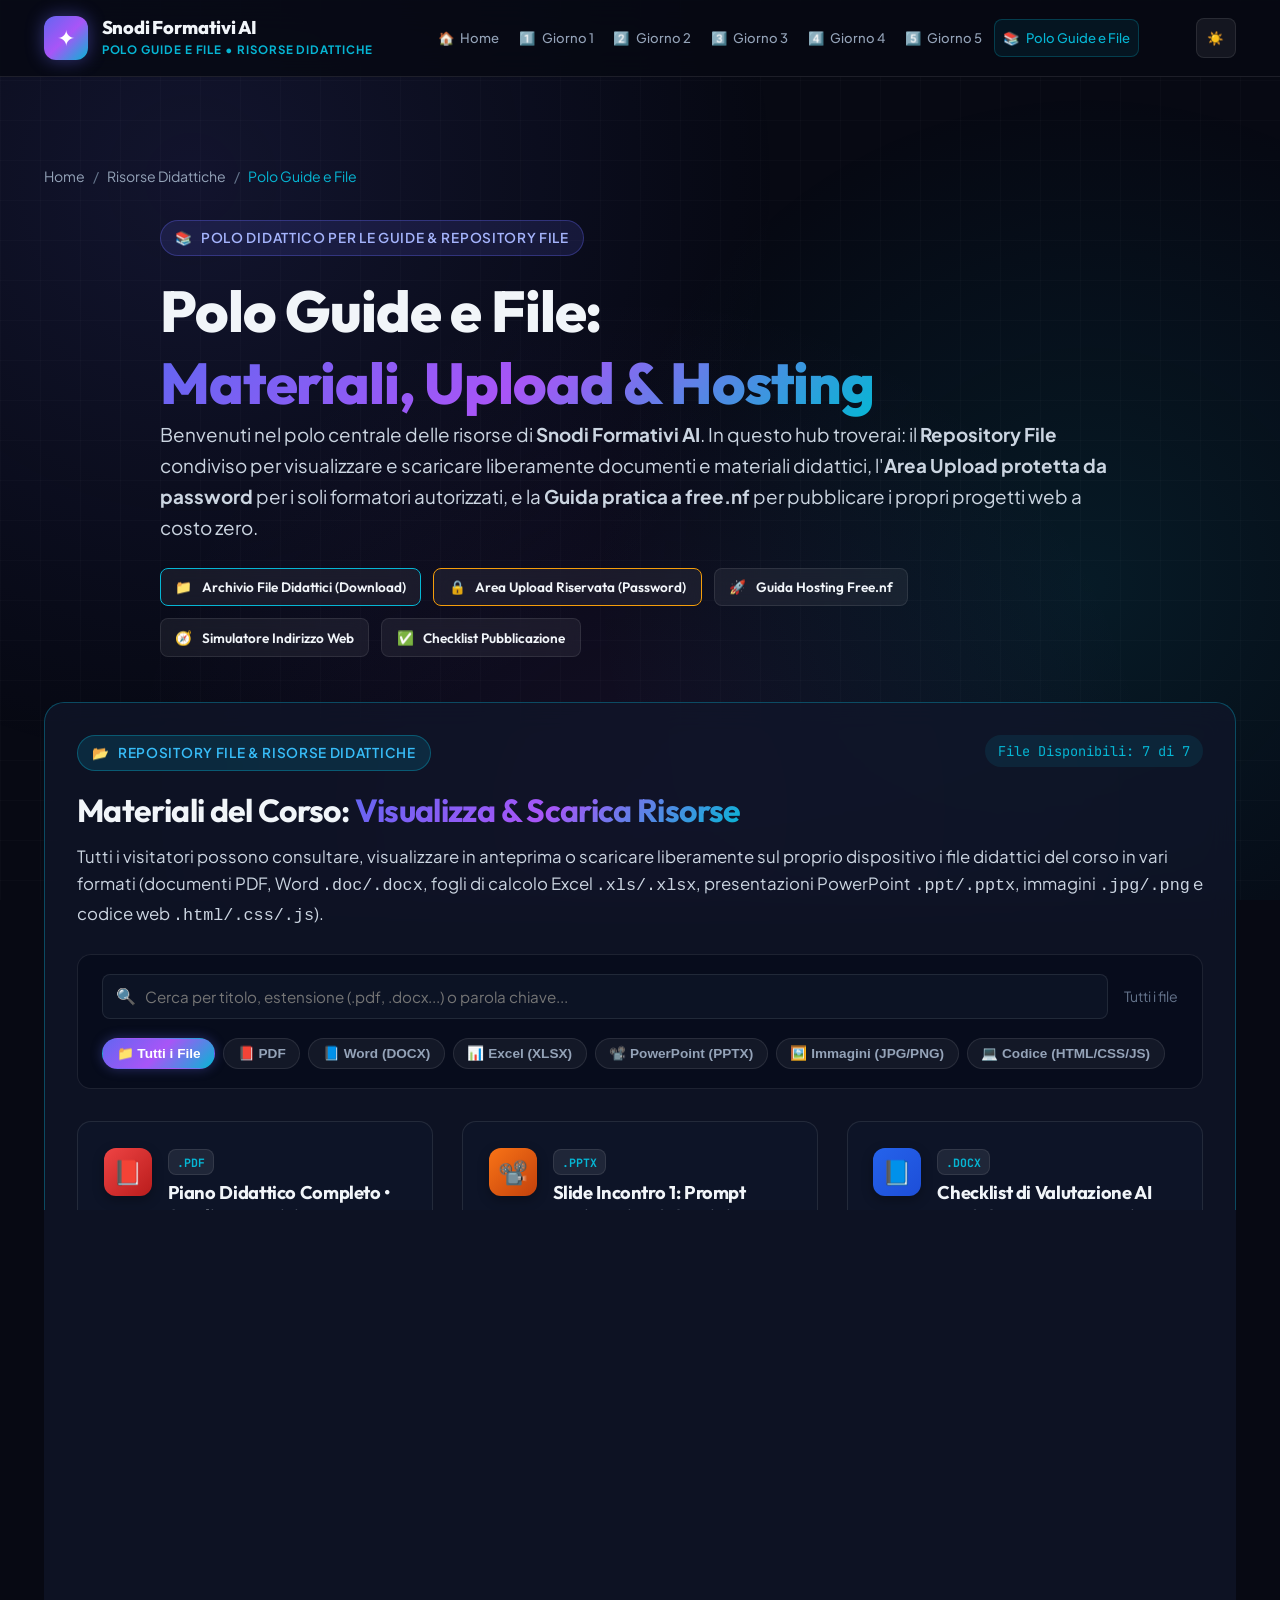
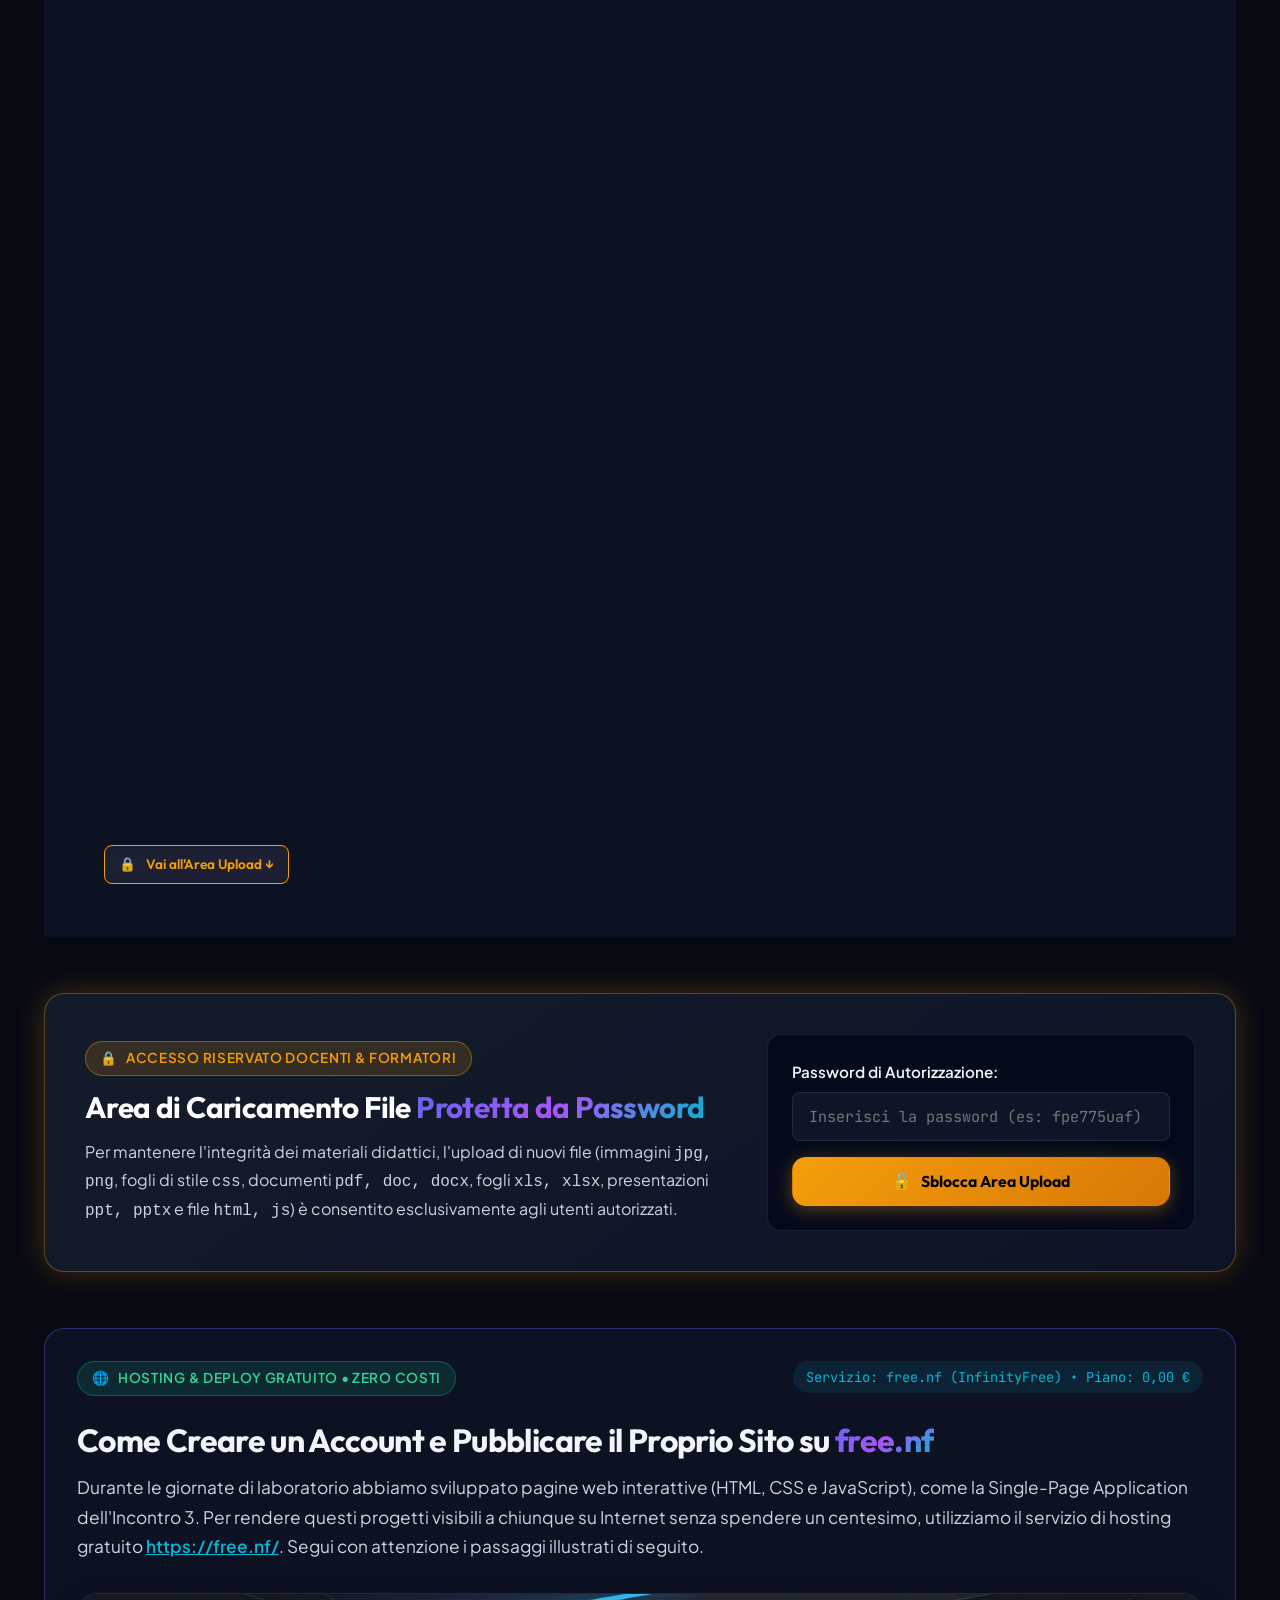
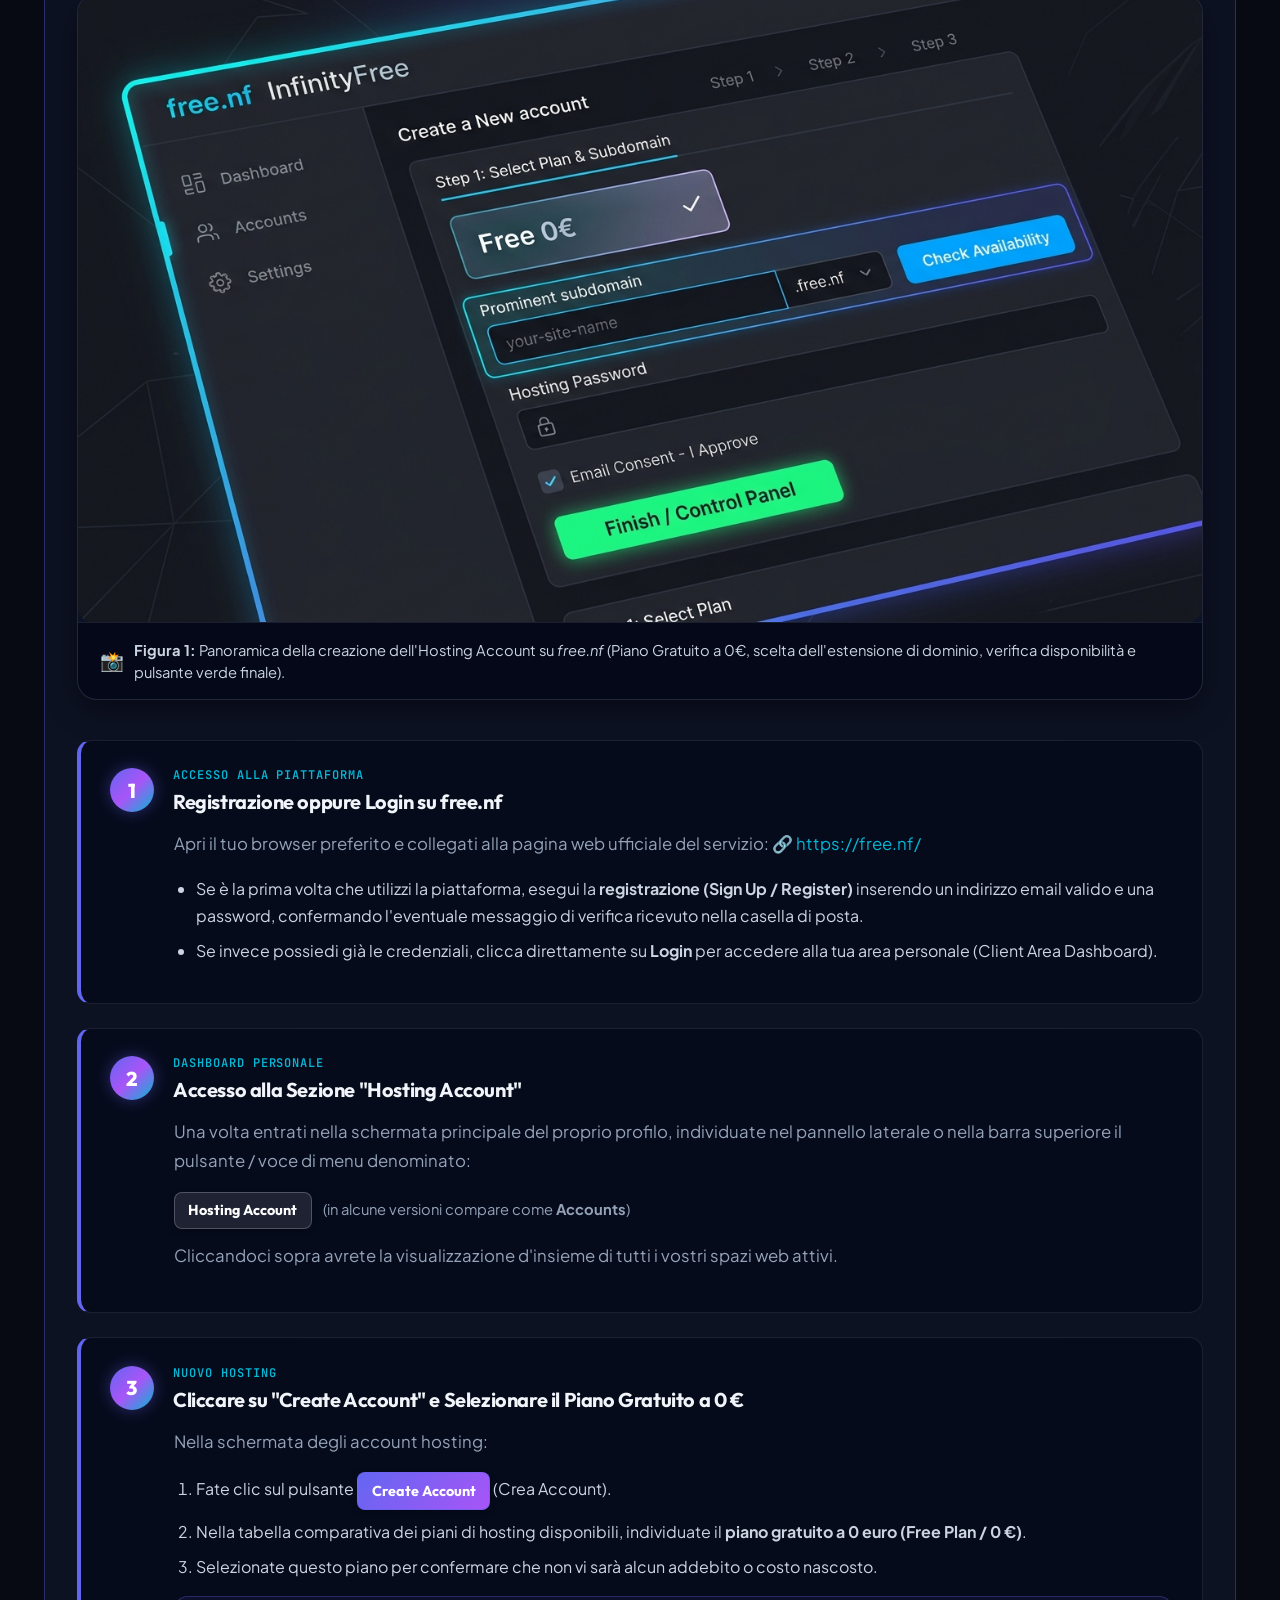
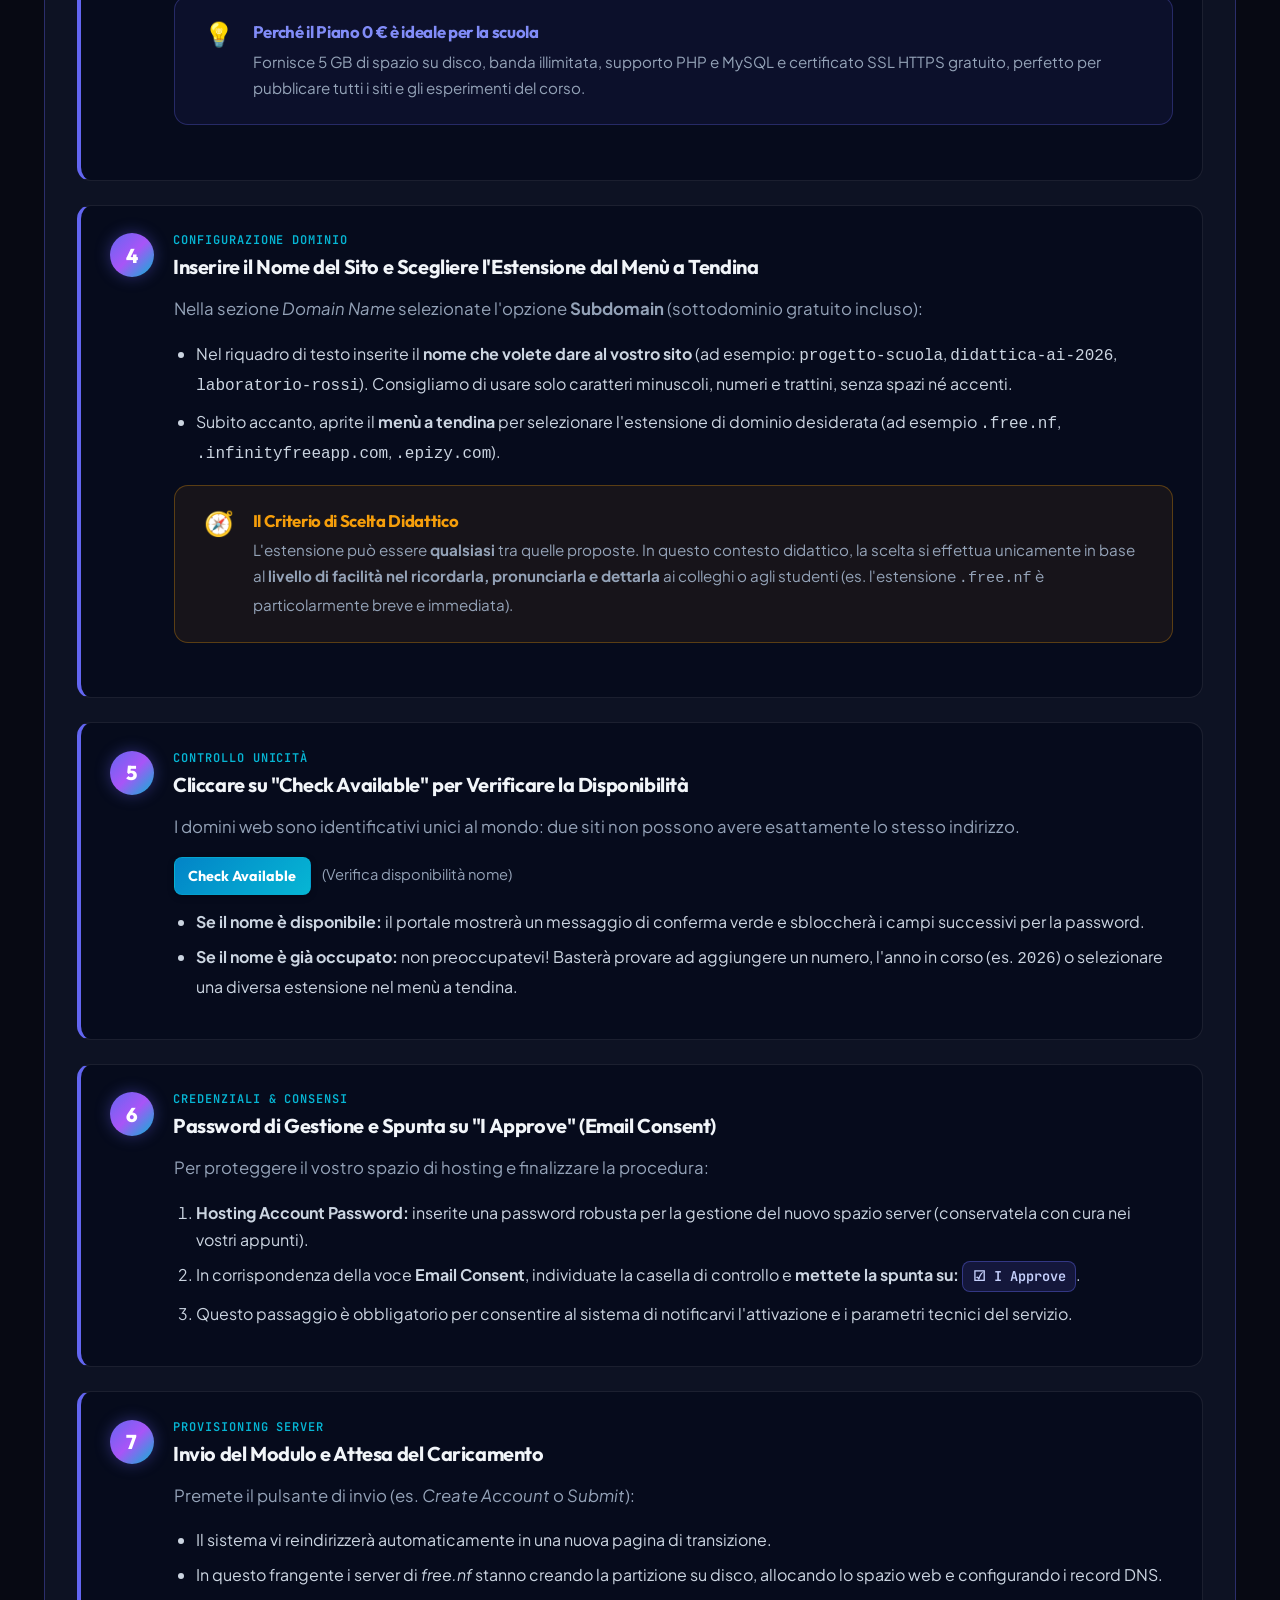
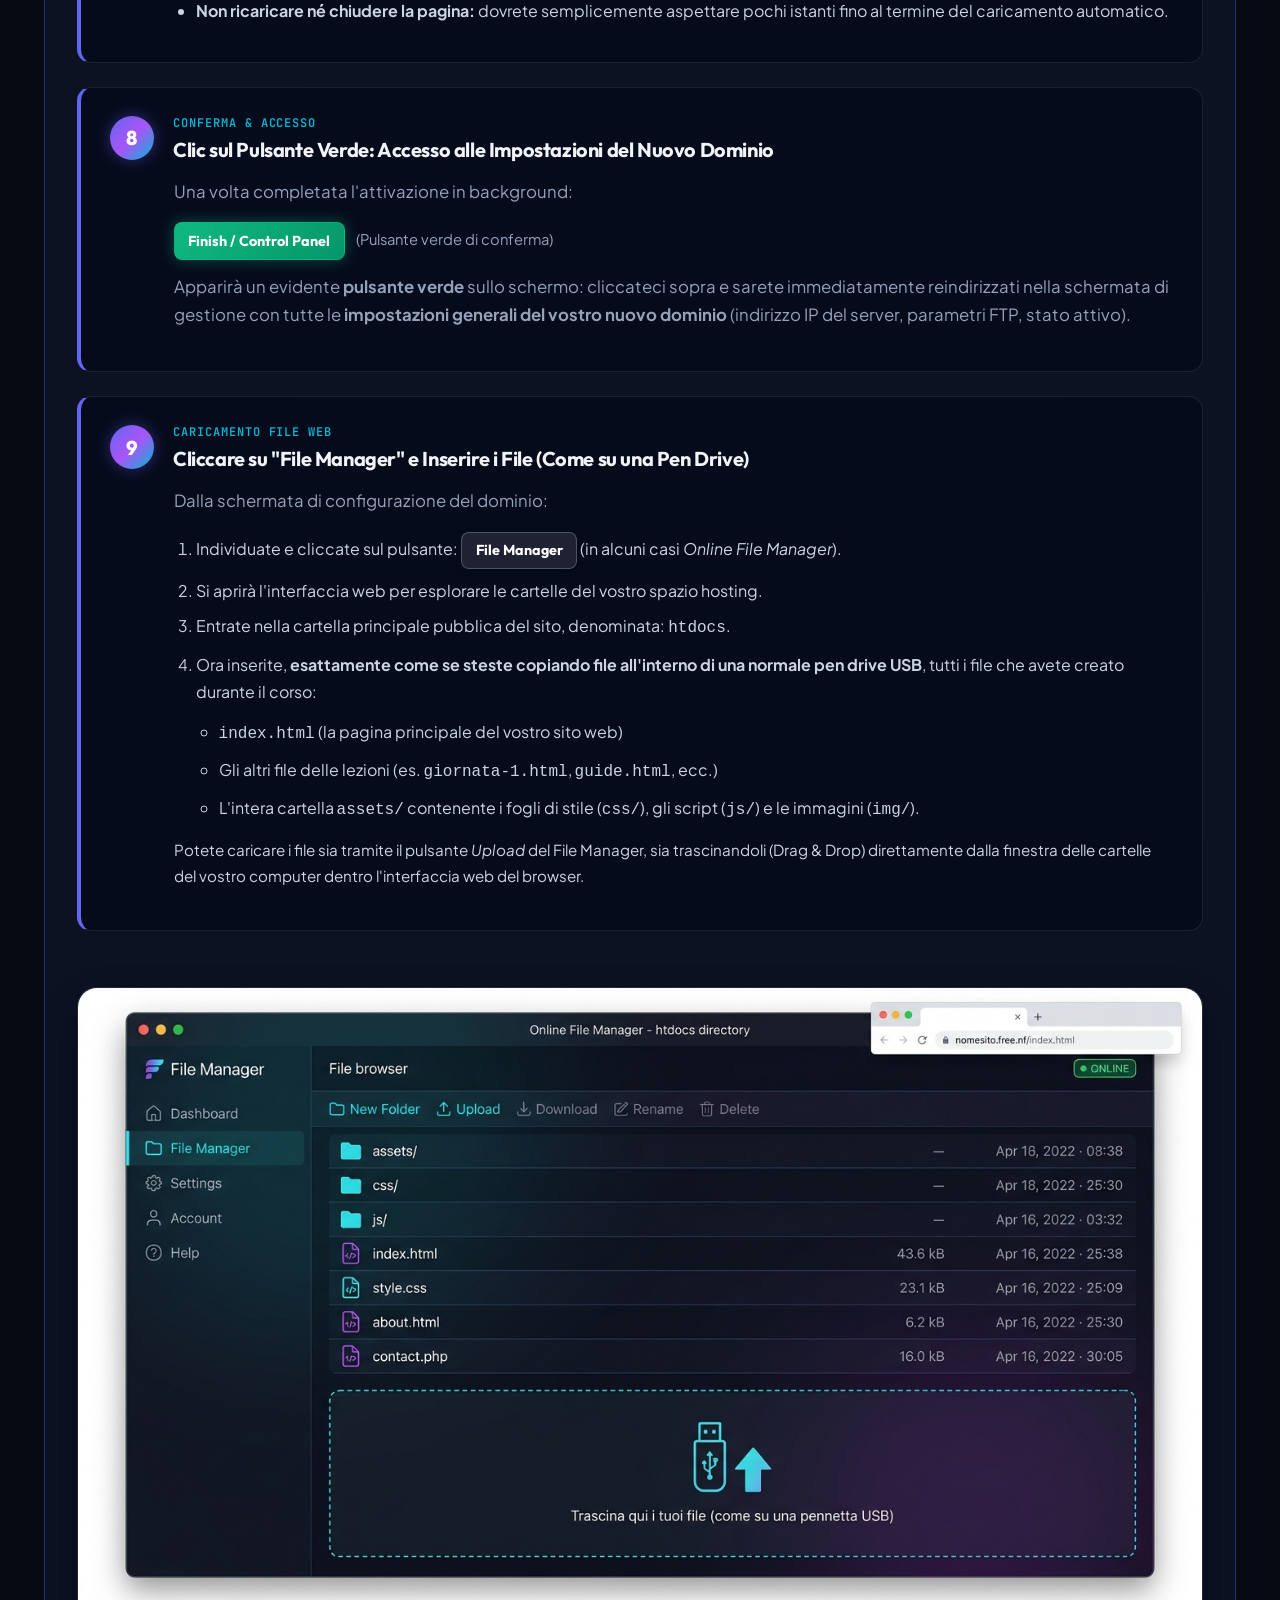
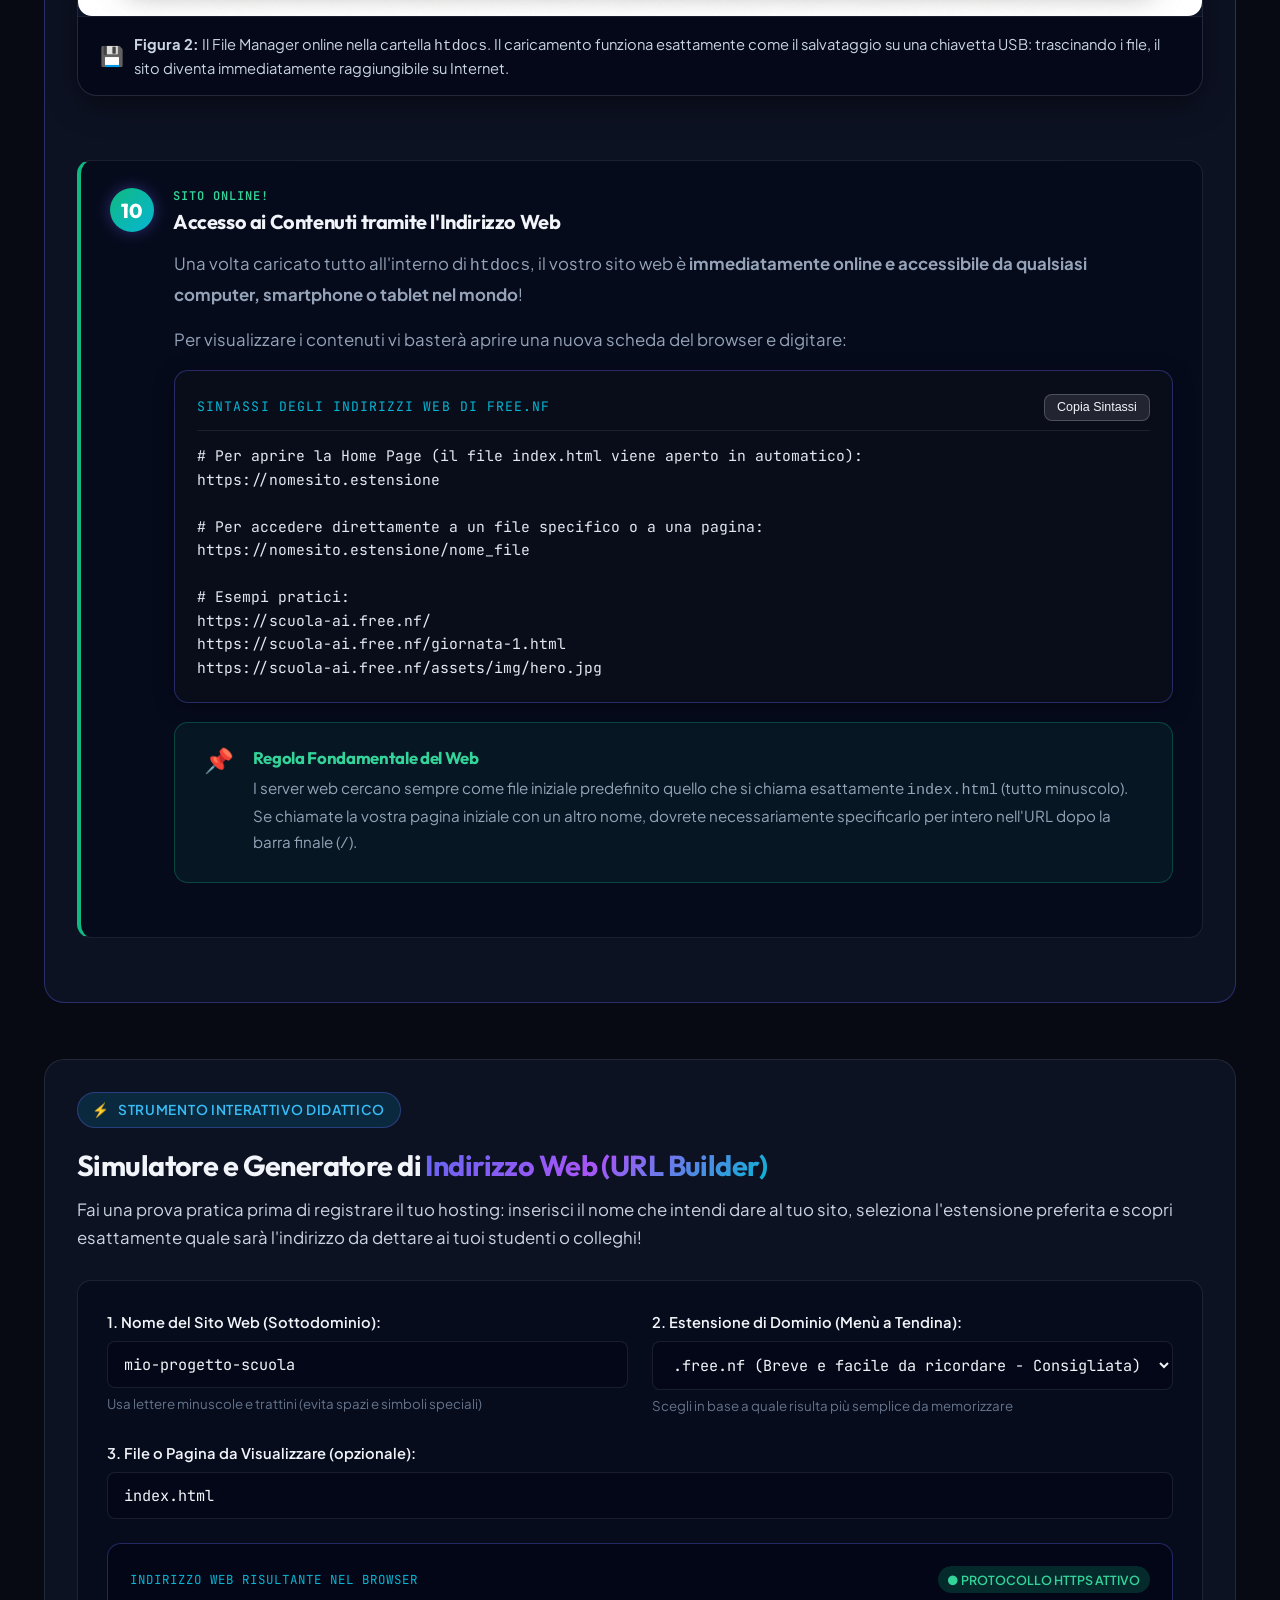
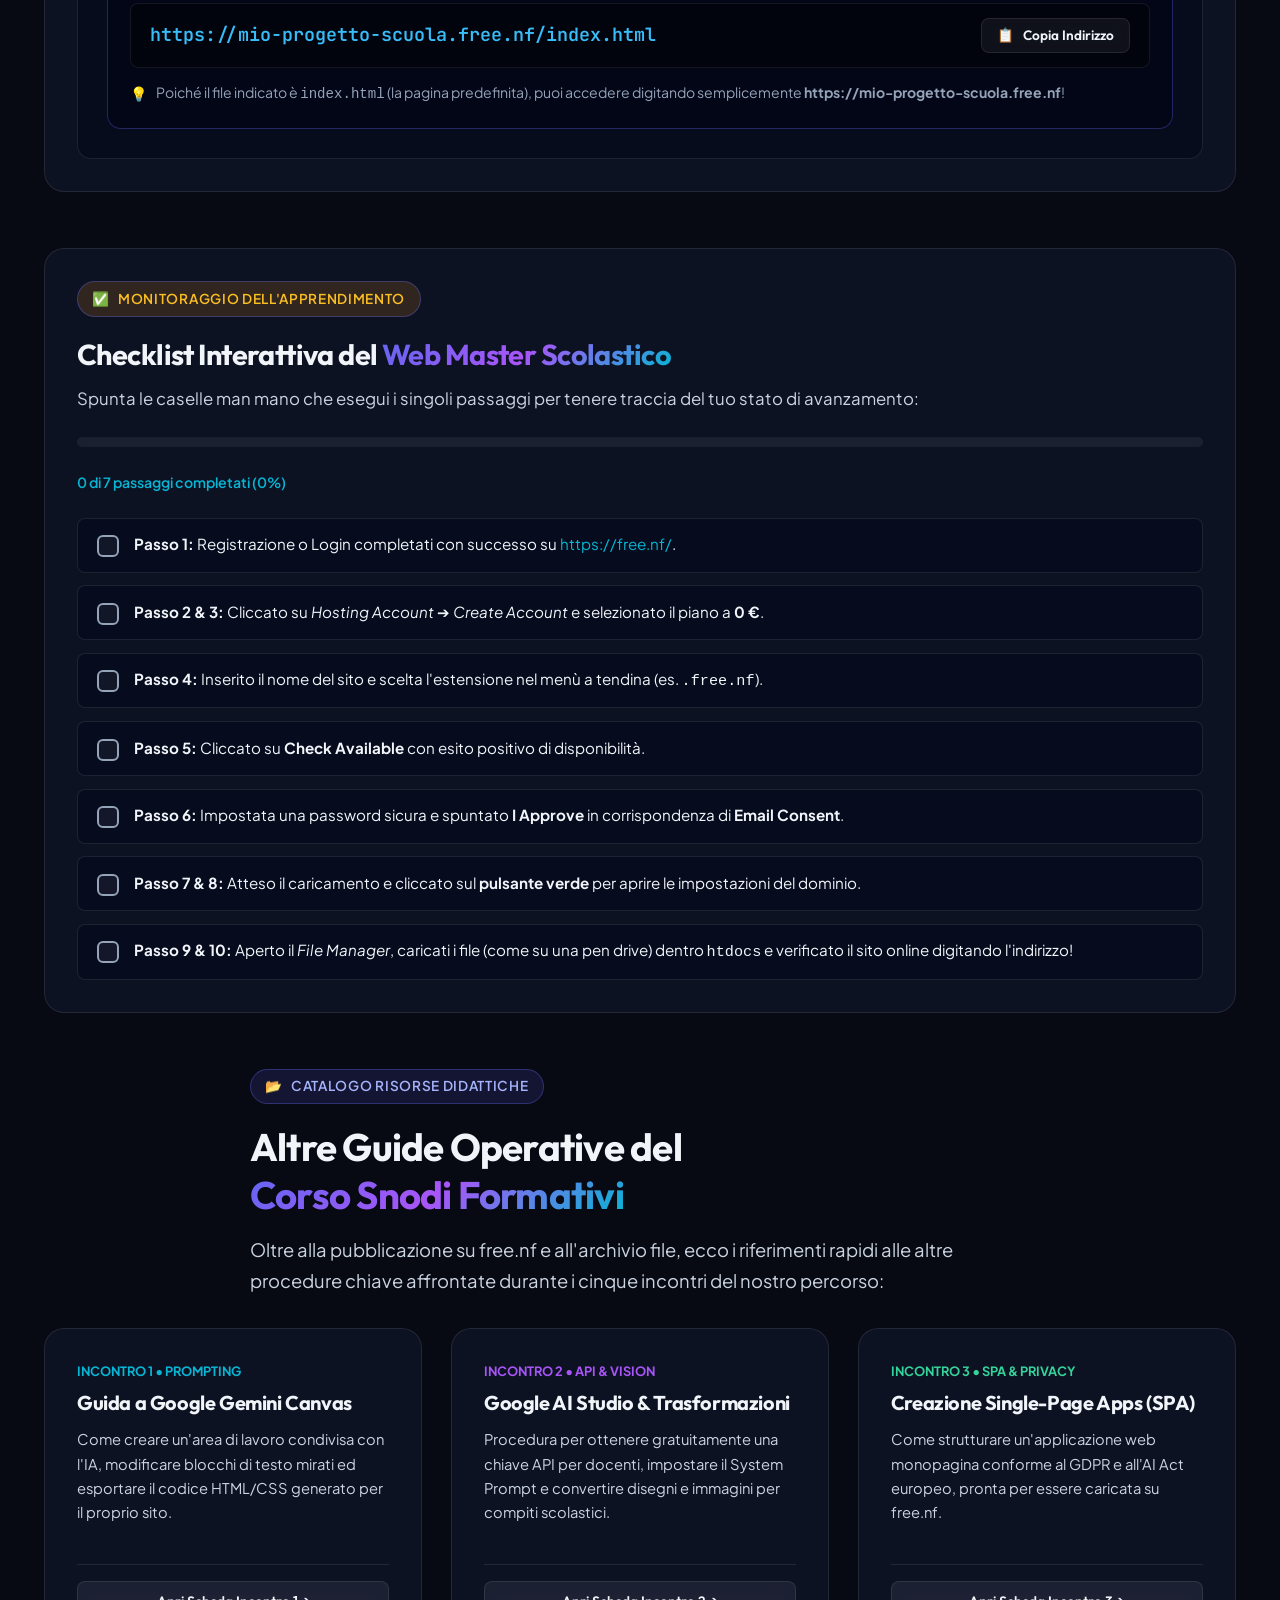
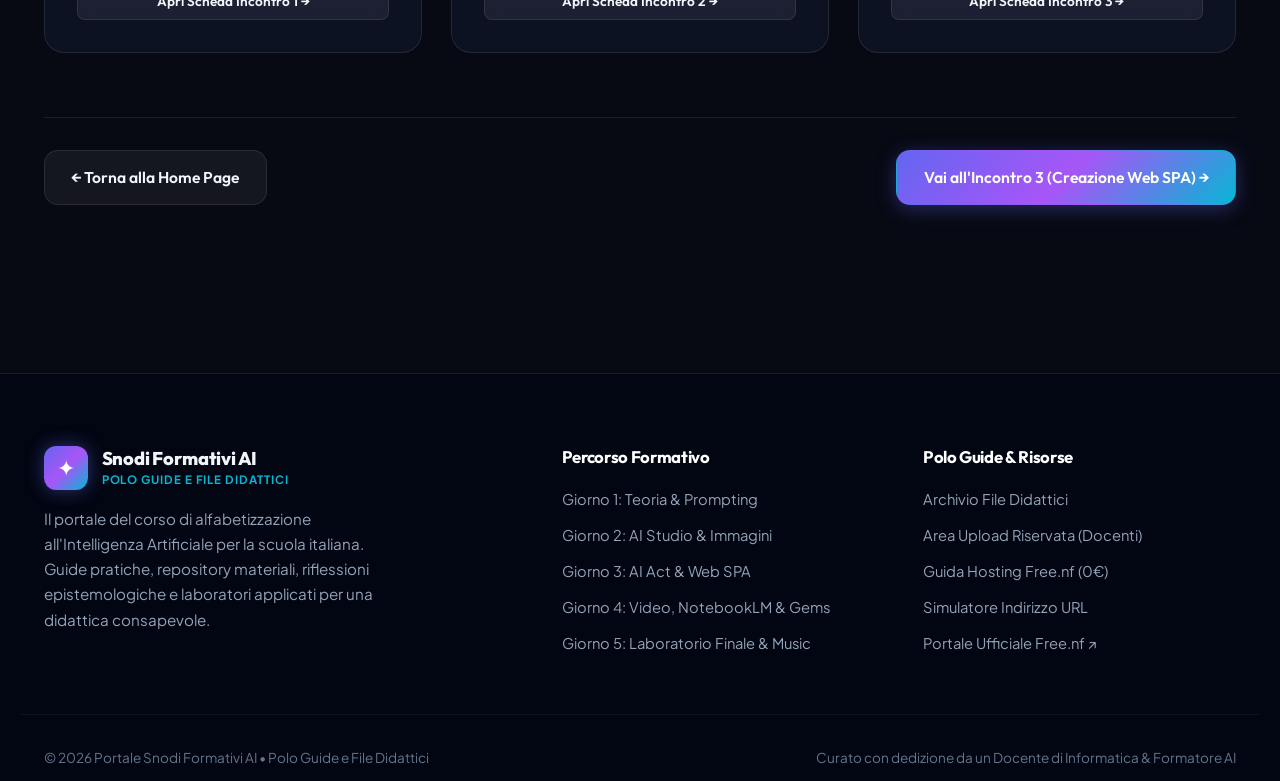
<file: guide.html>
<!DOCTYPE html>
<html lang="it">

<head>
  <meta charset="UTF-8">
  <meta name="viewport" content="width=device-width, initial-scale=1.0">
  <title>Polo Guide e File: Risorse Didattiche, Upload & Hosting | Snodi Formativi AI</title>
  <meta name="description"
    content="Polo per le guide operative e repository file del corso Snodi Formativi AI. Consulta, visualizza e scarica materiali didattici (PDF, Word, Excel, PPT, immagini, codice) o accedi all'area upload riservata con password fpe775uaf.">
  <meta name="keywords"
    content="Polo Guide e File, Download Materiali Didattici, Upload File Docenti, Free.nf, Hosting Gratuito, Snodi Formativi, Corso AI, PDF, DOCX, XLSX, PPTX">
  <meta name="author" content="Docente di Informatica e Formatore IA">
  <link rel="stylesheet" href="assets/css/style.css">
  <link rel="icon"
    href="data:image/svg+xml,<svg xmlns=%22http://www.w3.org/2000/svg%22 viewBox=%220%22%20%22100%22%20%22100%22><text y=%22.9em%22 font-size=%2290%22>📚</text></svg>">
</head>

<body>
  <div class="bg-ambient-glow"></div>
  <div class="bg-grid-overlay"></div>

  <!-- Intestazione del Sito -->
  <header class="site-header" id="topHeader">
    <div class="container navbar">
      <a href="index.html" class="brand-logo" aria-label="Torna alla Home">
        <div class="brand-icon">✦</div>
        <div class="brand-text">
          <span class="brand-title">Snodi Formativi AI</span>
          <span class="brand-subtitle">Polo Guide e File • Risorse Didattiche</span>
        </div>
      </a>

      <ul class="nav-links" id="navLinks">
        <li class="nav-item"><a href="index.html"><span>🏠</span> Home</a></li>
        <li class="nav-item"><a href="giornata-1.html"><span>1️⃣</span> Giorno 1</a></li>
        <li class="nav-item"><a href="giornata-2.html"><span>2️⃣</span> Giorno 2</a></li>
        <li class="nav-item"><a href="giornata-3.html"><span>3️⃣</span> Giorno 3</a></li>
        <li class="nav-item"><a href="giornata-4.html"><span>4️⃣</span> Giorno 4</a></li>
        <li class="nav-item"><a href="giornata-5.html"><span>5️⃣</span> Giorno 5</a></li>
        <li class="nav-item"><a href="guide.html" class="active"><span>📚</span> Polo Guide e File</a></li>
      </ul>

      <div class="nav-actions">
        <button id="themeToggle" class="theme-toggle-btn" aria-label="Cambia tema chiaro/scuro"
          title="Cambia tema">☀️</button>
        <button id="mobileNavToggle" class="mobile-nav-toggle" aria-label="Apri menu di navigazione">☰</button>
      </div>
    </div>
  </header>

  <main class="section">
    <div class="container">
      <!-- Breadcrumb -->
      <nav class="breadcrumb" aria-label="Percorso di navigazione">
        <a href="index.html">Home</a>
        <span class="sep">/</span>
        <a href="guide.html">Risorse Didattiche</a>
        <span class="sep">/</span>
        <span style="color: var(--accent-secondary);">Polo Guide e File</span>
      </nav>

      <!-- Intestazione del Polo Guide e File -->
      <header class="section-header" style="text-align: left; max-width: 960px; margin-bottom: 2.8rem;">
        <div class="highlight-badge"><span>📚</span> Polo Didattico per le Guide & Repository File</div>
        <h1>Polo Guide e File: <span class="text-gradient">Materiali, Upload & Hosting</span></h1>
        <p style="font-size: 1.18rem; color: var(--text-subtle);">
          Benvenuti nel polo centrale delle risorse di <strong>Snodi Formativi AI</strong>. In questo hub troverai:
          il <strong>Repository File</strong> condiviso per visualizzare e scaricare liberamente documenti e materiali didattici,
          l'<strong>Area Upload protetta da password</strong> per i soli formatori autorizzati, e la <strong>Guida pratica a free.nf</strong>
          per pubblicare i propri progetti web a costo zero.
        </p>

        <!-- Quick Jump Pills -->
        <div class="guide-nav-pills" style="display: flex; gap: 0.75rem; flex-wrap: wrap; margin-top: 1.5rem;">
          <a href="#archivioFile" class="btn btn-secondary btn-sm" style="border-color: var(--accent-secondary);">
            <span>📁</span> Archivio File Didattici (Download)
          </a>
          <a href="#areaUpload" class="btn btn-secondary btn-sm" style="border-color: var(--accent-amber);">
            <span>🔒</span> Area Upload Riservata (Password)
          </a>
          <a href="#guidaFreenf" class="btn btn-secondary btn-sm">
            <span>🚀</span> Guida Hosting Free.nf
          </a>
          <a href="#simulatoreUrl" class="btn btn-secondary btn-sm">
            <span>🧭</span> Simulatore Indirizzo Web
          </a>
          <a href="#checklistOperativa" class="btn btn-secondary btn-sm">
            <span>✅</span> Checklist Pubblicazione
          </a>
        </div>
      </header>

      <!-- ==========================================================================
           SEZIONE 1: REPOSITORY PUBBLICO FILE & DOCUMENTI DIDATTICI
           ========================================================================== -->
      <section class="card" id="archivioFile" style="margin-bottom: 3.5rem; border-color: rgba(6, 182, 212, 0.35);">
        <div style="display: flex; justify-content: space-between; align-items: flex-start; flex-wrap: wrap; gap: 1rem; margin-bottom: 1.2rem;">
          <div class="highlight-badge" style="background: rgba(6, 182, 212, 0.15); color: #38bdf8; border-color: rgba(6, 182, 212, 0.35); margin-bottom: 0;">
            <span>📂</span> Repository File & Risorse Didattiche
          </div>
          <span id="fileCountBadge" style="font-family: var(--font-mono); font-size: 0.85rem; color: var(--accent-secondary); background: rgba(6, 182, 212, 0.1); padding: 0.3rem 0.8rem; border-radius: var(--radius-full);">
            File Disponibili: Caricamento...
          </span>
        </div>

        <h2 style="font-size: 2rem; margin-bottom: 0.8rem;">
          Materiali del Corso: <span class="text-gradient">Visualizza & Scarica Risorse</span>
        </h2>

        <p style="font-size: 1.05rem; color: var(--text-subtle); line-height: 1.65; margin-bottom: 1.5rem;">
          Tutti i visitatori possono consultare, visualizzare in anteprima o scaricare liberamente sul proprio dispositivo i file
          didattici del corso in vari formati (documenti PDF, Word <code>.doc/.docx</code>, fogli di calcolo Excel <code>.xls/.xlsx</code>,
          presentazioni PowerPoint <code>.ppt/.pptx</code>, immagini <code>.jpg/.png</code> e codice web <code>.html/.css/.js</code>).
        </p>

        <!-- Barra di Ricerca e Filtri Categoria -->
        <div class="file-toolbar">
          <div class="file-search-row">
            <div class="file-search-input-wrap">
              <span class="file-search-icon">🔍</span>
              <input type="text" id="fileSearchInput" class="file-search-input"
                placeholder="Cerca per titolo, estensione (.pdf, .docx...) o parola chiave...">
            </div>
            <div style="font-size: 0.88rem; color: var(--text-dim);" id="fileSearchResultsInfo">
              Tutti i file
            </div>
          </div>

          <div class="file-filter-pills" id="fileFilterContainer">
            <button class="file-filter-btn active" data-category="all">📁 Tutti i File</button>
            <button class="file-filter-btn" data-category="pdf">📕 PDF</button>
            <button class="file-filter-btn" data-category="word">📘 Word (DOCX)</button>
            <button class="file-filter-btn" data-category="excel">📊 Excel (XLSX)</button>
            <button class="file-filter-btn" data-category="ppt">📽️ PowerPoint (PPTX)</button>
            <button class="file-filter-btn" data-category="img">🖼️ Immagini (JPG/PNG)</button>
            <button class="file-filter-btn" data-category="code">💻 Codice (HTML/CSS/JS)</button>
          </div>
        </div>

        <!-- Griglia Cards File (generata dinamicamente con IndexedDB) -->
        <div class="file-cards-grid" id="fileCardsContainer">
          <div style="grid-column: 1 / -1; text-align: center; padding: 3rem 1rem; color: var(--text-muted);">
            Caricamento dei file dal repository in corso...
          </div>
        </div>

        <!-- Banner per sollecitare l'area upload docenti -->
        <div style="background: rgba(2, 6, 23, 0.4); border: 1px dashed var(--border-subtle); border-radius: var(--radius-sm); padding: 1.2rem 1.6rem; display: flex; align-items: center; justify-content: space-between; flex-wrap: wrap; gap: 1rem;">
          <div style="font-size: 0.92rem; color: var(--text-subtle);">
            <span>👨‍🏫</span> <strong>Sei un docente o formatore del corso?</strong> Accedi all'area riservata sottostante con la password di autorizzazione per pubblicare nuovi file.
          </div>
          <a href="#areaUpload" class="btn btn-secondary btn-sm" style="border-color: var(--accent-amber); color: var(--accent-amber);">
            <span>🔒</span> Vai all'Area Upload ↓
          </a>
        </div>
      </section>

      <!-- ==========================================================================
           SEZIONE 2: AREA UPLOAD RISERVATA (PASSWORD: fpe775uaf)
           ========================================================================== -->
      <section id="areaUpload" style="margin-bottom: 3.5rem;">
        <!-- STATO 1: BLOCCATO DA PASSWORD -->
        <div class="admin-lock-card" id="adminLockedView">
          <div class="admin-lock-grid">
            <div>
              <div class="highlight-badge" style="background: rgba(245, 158, 11, 0.15); color: #f59e0b; border-color: rgba(245, 158, 11, 0.4); margin-bottom: 0.8rem;">
                <span>🔒</span> Accesso Riservato Docenti & Formatori
              </div>
              <h2 style="font-size: 1.85rem; margin-bottom: 0.8rem; color: #fff;">
                Area di Caricamento File <span class="text-gradient">Protetta da Password</span>
              </h2>
              <p style="color: var(--text-subtle); font-size: 1rem; line-height: 1.65; margin-bottom: 0;">
                Per mantenere l'integrità dei materiali didattici, l'upload di nuovi file (immagini <code>jpg, png</code>,
                fogli di stile <code>css</code>, documenti <code>pdf, doc, docx</code>, fogli <code>xls, xlsx</code>,
                presentazioni <code>ppt, pptx</code> e file <code>html, js</code>) è consentito esclusivamente agli utenti autorizzati.
              </p>
            </div>

            <div class="admin-password-box">
              <label for="adminAuthPassword" style="display: block; font-weight: 600; margin-bottom: 0.5rem; font-size: 0.95rem; color: #f1f5f9;">
                Password di Autorizzazione:
              </label>
              <div style="position: relative; margin-bottom: 1rem;">
                <input type="password" id="adminAuthPassword" placeholder="Inserisci la password (es: fpe775uaf)"
                  style="width: 100%; padding: 0.8rem 1rem; border-radius: var(--radius-sm); border: 1px solid var(--border-subtle); background: rgba(15, 23, 42, 0.9); color: #fff; font-family: var(--font-mono); font-size: 0.95rem;">
              </div>

              <button class="btn btn-amber" id="btnUnlockUpload" style="width: 100%; font-weight: 700;">
                <span>🔓</span> Sblocca Area Upload
              </button>

              <div id="authStatusNotice" style="margin-top: 0.8rem; font-size: 0.88rem; display: none; padding: 0.6rem 0.8rem; border-radius: var(--radius-sm);">
                <!-- Messaggio di errore o successo -->
              </div>
            </div>
          </div>
        </div>

        <!-- STATO 2: SBLOCCATO CON SUCCESSO (FORM UPLOAD COMPLETO) -->
        <div class="admin-unlocked-panel" id="adminUnlockedView" style="display: none;">
          <div style="display: flex; justify-content: space-between; align-items: center; flex-wrap: wrap; gap: 1rem; margin-bottom: 1.8rem; padding-bottom: 1rem; border-bottom: 1px solid rgba(16, 185, 129, 0.3);">
            <div style="display: flex; align-items: center; gap: 0.8rem;">
              <span style="font-size: 1.6rem;">🔓</span>
              <div>
                <strong style="color: #34d399; font-size: 1.15rem; display: block;">Sessione Docente Autorizzata (Password Corretta)</strong>
                <span style="font-size: 0.85rem; color: var(--text-muted);">Puoi caricare nuovi file con Titolo, Descrizione Breve e Descrizione Lunga</span>
              </div>
            </div>

            <button class="btn btn-secondary btn-sm" id="btnLockUpload" style="border-color: rgba(244, 63, 94, 0.4); color: #fb7185;">
              <span>🔒</span> Esci e Blocca Area
            </button>
          </div>

          <!-- Modulo di Upload File -->
          <form id="fileUploadForm">
            <!-- Dropzone per Selezione File -->
            <div class="dropzone-container" id="fileDropzone">
              <input type="file" id="fileInputElem"
                accept=".jpg,.jpeg,.png,.css,.pdf,.doc,.docx,.xls,.xlsx,.ppt,.pptx,.html,.js"
                style="display: none;">
              <div class="dropzone-icon">☁️</div>
              <h3 style="font-size: 1.25rem; margin-bottom: 0.4rem;">Trascina qui il file oppure clicca per sfogliare</h3>
              <p style="font-size: 0.88rem; color: var(--text-dim); margin-bottom: 0.5rem;">
                Formati supportati: <strong>JPG, PNG, CSS, PDF, DOC, DOCX, XLS, XLSX, PPT, PPTX, HTML, JS</strong>
              </p>
              <span class="btn btn-secondary btn-sm" style="pointer-events: none; margin-top: 0.5rem;">
                Seleziona File dal Computer
              </span>
              <div class="dropzone-selected-file" id="dropzoneSelectedFile">
                <!-- Mostra nome e dimensione file selezionato -->
              </div>
            </div>

            <!-- Campi Metadati: Titolo, Descrizione Breve, Descrizione Lunga -->
            <div style="display: grid; grid-template-columns: 1.2fr 0.8fr; gap: 1.5rem; margin-bottom: 1.5rem;">
              <div>
                <label for="newFileTitle" style="display: block; font-weight: 600; margin-bottom: 0.4rem; font-size: 0.95rem;">
                  1. Titolo del File: <span style="color: var(--accent-rose);">*</span>
                </label>
                <input type="text" id="newFileTitle" required
                  placeholder="Es: Griglia di Valutazione AI per Docenti"
                  style="width: 100%; padding: 0.75rem 1rem; border-radius: var(--radius-sm); border: 1px solid var(--border-subtle); background: rgba(2, 6, 23, 0.6); color: var(--text-main); font-size: 0.95rem;">
              </div>

              <div>
                <label for="newFileCategory" style="display: block; font-weight: 600; margin-bottom: 0.4rem; font-size: 0.95rem;">
                  Categoria Didattica:
                </label>
                <select id="newFileCategory"
                  style="width: 100%; padding: 0.75rem 1rem; border-radius: var(--radius-sm); border: 1px solid var(--border-subtle); background: rgba(2, 6, 23, 0.6); color: var(--text-main); font-size: 0.95rem;">
                  <option value="auto">Rileva automaticamente dall'estensione</option>
                  <option value="pdf">Documento PDF</option>
                  <option value="word">Documento Word (DOC/DOCX)</option>
                  <option value="excel">Foglio di Calcolo (XLS/XLSX)</option>
                  <option value="ppt">Presentazione Slide (PPT/PPTX)</option>
                  <option value="img">Immagine Didattica (JPG/PNG)</option>
                  <option value="code">Codice Sorgente Web (HTML/CSS/JS)</option>
                </select>
              </div>
            </div>

            <div style="margin-bottom: 1.5rem;">
              <label for="newFileShortDesc" style="display: block; font-weight: 600; margin-bottom: 0.4rem; font-size: 0.95rem;">
                2. Descrizione Breve (Sintesi per i visitatori): <span style="color: var(--accent-rose);">*</span>
              </label>
              <input type="text" id="newFileShortDesc" required
                placeholder="Es: Rubrica operativa per la valutazione dei prompt e del discernimento critico..."
                style="width: 100%; padding: 0.75rem 1rem; border-radius: var(--radius-sm); border: 1px solid var(--border-subtle); background: rgba(2, 6, 23, 0.6); color: var(--text-main); font-size: 0.95rem;">
              <small style="color: var(--text-dim); display: block; margin-top: 0.3rem;">Mostrata direttamente nella card del repository (max 1-2 frasi).</small>
            </div>

            <div style="margin-bottom: 1.8rem;">
              <label for="newFileLongDesc" style="display: block; font-weight: 600; margin-bottom: 0.4rem; font-size: 0.95rem;">
                3. Descrizione Lunga (Approfondimento didattico & Note): <span style="color: var(--accent-rose);">*</span>
              </label>
              <textarea id="newFileLongDesc" rows="4" required
                placeholder="Es: Documento destinato a docenti della secondaria di I e II grado. Contiene una matrice di indicatori con descrittori di livello (base, intermedio, avanzato) per giudicare l'apporto dell'allievo rispetto al contributo dell'IA, checklist da allegare al compito e linee guida per la restituzione formativa..."
                style="width: 100%; padding: 0.85rem 1rem; border-radius: var(--radius-sm); border: 1px solid var(--border-subtle); background: rgba(2, 6, 23, 0.6); color: var(--text-main); font-size: 0.95rem; line-height: 1.6;"></textarea>
              <small style="color: var(--text-dim); display: block; margin-top: 0.3rem;">Visualizzabile sia espandendo la card, sia aprendo la finestra di visualizzazione dettagliata del file.</small>
            </div>

            <div style="display: flex; gap: 1rem; align-items: center; flex-wrap: wrap;">
              <button type="submit" class="btn btn-primary" id="btnSubmitUpload" style="font-weight: 700; padding: 0.75rem 1.6rem;">
                <span>💾</span> Salva e Pubblica nel Repository
              </button>
              <button type="button" class="btn btn-secondary" id="btnResetUploadForm">
                Azzera Campi
              </button>
            </div>
          </form>
        </div>
      </section>

      <!-- ==========================================================================
           SEZIONE 3: GUIDA COMPLETA HOSTING SU FREE.NF (0 €)
           ========================================================================== -->
      <section class="card" id="guidaFreenf" style="margin-bottom: 3.5rem; border-color: rgba(99, 102, 241, 0.35);">
        <div style="display: flex; justify-content: space-between; align-items: flex-start; flex-wrap: wrap; gap: 1rem; margin-bottom: 1.5rem;">
          <div class="highlight-badge" style="background: rgba(16, 185, 129, 0.15); color: #34d399; border-color: rgba(16, 185, 129, 0.35); margin-bottom: 0;">
            <span>🌐</span> Hosting & Deploy Gratuito • Zero Costi
          </div>
          <span style="font-family: var(--font-mono); font-size: 0.85rem; color: var(--accent-secondary); background: rgba(6, 182, 212, 0.1); padding: 0.3rem 0.8rem; border-radius: var(--radius-full);">
            Servizio: free.nf (InfinityFree) • Piano: 0,00 €
          </span>
        </div>

        <h2 style="font-size: 2rem; margin-bottom: 0.8rem;">
          Come Creare un Account e Pubblicare il Proprio Sito su <span class="text-gradient">free.nf</span>
        </h2>
        
        <p style="font-size: 1.08rem; color: var(--text-subtle); line-height: 1.7; margin-bottom: 1.8rem;">
          Durante le giornate di laboratorio abbiamo sviluppato pagine web interattive (HTML, CSS e JavaScript), come la
          Single-Page Application dell'Incontro 3. Per rendere questi progetti visibili a chiunque su Internet senza spendere un
          centesimo, utilizziamo il servizio di hosting gratuito <a href="https://free.nf/" target="_blank" rel="noopener noreferrer" style="font-weight: 600; text-decoration: underline;">https://free.nf/</a>.
          Segui con attenzione i passaggi illustrati di seguito.
        </p>

        <!-- PRIMA IMMAGINE GUIDA: MOCKUP SETUP HOSTING -->
        <div class="guide-figure" style="margin: 2rem 0 2.5rem 0;">
          <div class="guide-figure-inner">
            <img src="assets/img/freenf-hosting-setup.jpg"
              alt="Schermata di configurazione account su free.nf con selezione piano 0 euro, inserimento sottodominio, verifica disponibilità, password e consenso email"
              width="1200" height="675" loading="lazy" style="width: 100%; height: auto; display: block; border-radius: var(--radius-md);">
          </div>
          <div class="guide-figure-caption">
            <span class="caption-icon">📸</span>
            <span><strong>Figura 1:</strong> Panoramica della creazione dell'Hosting Account su <em>free.nf</em> (Piano Gratuito a 0€, scelta dell'estensione di dominio, verifica disponibilità e pulsante verde finale).</span>
          </div>
        </div>

        <!-- LISTA CRONOLOGICA DEI PASSI (DETTAGLIO PRECISO RICHIESTO DAL DOCENTE) -->
        <div class="guide-steps-container">

          <!-- PASSO 1 -->
          <div class="guide-step-card" id="step1">
            <div class="guide-step-header">
              <div class="guide-step-number">1</div>
              <div class="guide-step-title-wrap">
                <span class="guide-step-tag">Accesso alla Piattaforma</span>
                <h3 class="guide-step-title">Registrazione oppure Login su free.nf</h3>
              </div>
            </div>
            <div class="guide-step-body">
              <p>
                Apri il tuo browser preferito e collegati alla pagina web ufficiale del servizio:
                <a href="https://free.nf/" target="_blank" rel="noopener noreferrer" class="link-bold">
                  🔗 https://free.nf/
                </a>
              </p>
              <ul>
                <li>Se è la prima volta che utilizzi la piattaforma, esegui la <strong>registrazione (Sign Up / Register)</strong> inserendo un indirizzo email valido e una password, confermando l'eventuale messaggio di verifica ricevuto nella casella di posta.</li>
                <li>Se invece possiedi già le credenziali, clicca direttamente su <strong>Login</strong> per accedere alla tua area personale (Client Area Dashboard).</li>
              </ul>
            </div>
          </div>

          <!-- PASSO 2 -->
          <div class="guide-step-card" id="step2">
            <div class="guide-step-header">
              <div class="guide-step-number">2</div>
              <div class="guide-step-title-wrap">
                <span class="guide-step-tag">Dashboard Personale</span>
                <h3 class="guide-step-title">Accesso alla Sezione "Hosting Account"</h3>
              </div>
            </div>
            <div class="guide-step-body">
              <p>
                Una volta entrati nella schermata principale del proprio profilo, individuate nel pannello laterale o nella barra superiore il pulsante / voce di menu denominato:
              </p>
              <div style="margin: 0.8rem 0;">
                <span class="guide-ui-btn">Hosting Account</span>
                <span style="color: var(--text-muted); font-size: 0.92rem; margin-left: 0.5rem;">(in alcune versioni compare come <strong>Accounts</strong>)</span>
              </div>
              <p>
                Cliccandoci sopra avrete la visualizzazione d'insieme di tutti i vostri spazi web attivi.
              </p>
            </div>
          </div>

          <!-- PASSO 3 -->
          <div class="guide-step-card" id="step3">
            <div class="guide-step-header">
              <div class="guide-step-number">3</div>
              <div class="guide-step-title-wrap">
                <span class="guide-step-tag">Nuovo Hosting</span>
                <h3 class="guide-step-title">Cliccare su "Create Account" e Selezionare il Piano Gratuito a 0 €</h3>
              </div>
            </div>
            <div class="guide-step-body">
              <p>
                Nella schermata degli account hosting:
              </p>
              <ol>
                <li>Fate clic sul pulsante <span class="guide-ui-btn guide-ui-btn-accent">Create Account</span> (Crea Account).</li>
                <li>Nella tabella comparativa dei piani di hosting disponibili, individuate il <strong>piano gratuito a 0 euro (Free Plan / 0 €)</strong>.</li>
                <li>Selezionate questo piano per confermare che non vi sarà alcun addebito o costo nascosto.</li>
              </ol>
              <div class="callout callout-tech" style="margin-top: 1rem;">
                <div class="callout-icon">💡</div>
                <div class="callout-content">
                  <h4>Perché il Piano 0 € è ideale per la scuola</h4>
                  <p>Fornisce 5 GB di spazio su disco, banda illimitata, supporto PHP e MySQL e certificato SSL HTTPS gratuito, perfetto per pubblicare tutti i siti e gli esperimenti del corso.</p>
                </div>
              </div>
            </div>
          </div>

          <!-- PASSO 4 -->
          <div class="guide-step-card" id="step4">
            <div class="guide-step-header">
              <div class="guide-step-number">4</div>
              <div class="guide-step-title-wrap">
                <span class="guide-step-tag">Configurazione Dominio</span>
                <h3 class="guide-step-title">Inserire il Nome del Sito e Scegliere l'Estensione dal Menù a Tendina</h3>
              </div>
            </div>
            <div class="guide-step-body">
              <p>
                Nella sezione <em>Domain Name</em> selezionate l'opzione <strong>Subdomain</strong> (sottodominio gratuito incluso):
              </p>
              <ul>
                <li>Nel riquadro di testo inserite il <strong>nome che volete dare al vostro sito</strong> (ad esempio: <code>progetto-scuola</code>, <code>didattica-ai-2026</code>, <code>laboratorio-rossi</code>). Consigliamo di usare solo caratteri minuscoli, numeri e trattini, senza spazi né accenti.</li>
                <li>Subito accanto, aprite il <strong>menù a tendina</strong> per selezionare l'estensione di dominio desiderata (ad esempio <code>.free.nf</code>, <code>.infinityfreeapp.com</code>, <code>.epizy.com</code>).</li>
              </ul>
              <div class="callout callout-pedagogy" style="margin-top: 1rem;">
                <div class="callout-icon">🧭</div>
                <div class="callout-content">
                  <h4>Il Criterio di Scelta Didattico</h4>
                  <p>L'estensione può essere <strong>qualsiasi</strong> tra quelle proposte. In questo contesto didattico, la scelta si effettua unicamente in base al <strong>livello di facilità nel ricordarla, pronunciarla e dettarla</strong> ai colleghi o agli studenti (es. l'estensione <code>.free.nf</code> è particolarmente breve e immediata).</p>
                </div>
              </div>
            </div>
          </div>

          <!-- PASSO 5 -->
          <div class="guide-step-card" id="step5">
            <div class="guide-step-header">
              <div class="guide-step-number">5</div>
              <div class="guide-step-title-wrap">
                <span class="guide-step-tag">Controllo Unicità</span>
                <h3 class="guide-step-title">Cliccare su "Check Available" per Verificare la Disponibilità</h3>
              </div>
            </div>
            <div class="guide-step-body">
              <p>
                I domini web sono identificativi unici al mondo: due siti non possono avere esattamente lo stesso indirizzo.
              </p>
              <div style="margin: 0.8rem 0;">
                <span class="guide-ui-btn guide-ui-btn-blue">Check Available</span>
                <span style="color: var(--text-muted); font-size: 0.92rem; margin-left: 0.5rem;">(Verifica disponibilità nome)</span>
              </div>
              <ul>
                <li><strong>Se il nome è disponibile:</strong> il portale mostrerà un messaggio di conferma verde e sbloccherà i campi successivi per la password.</li>
                <li><strong>Se il nome è già occupato:</strong> non preoccupatevi! Basterà provare ad aggiungere un numero, l'anno in corso (es. <code>2026</code>) o selezionare una diversa estensione nel menù a tendina.</li>
              </ul>
            </div>
          </div>

          <!-- PASSO 6 -->
          <div class="guide-step-card" id="step6">
            <div class="guide-step-header">
              <div class="guide-step-number">6</div>
              <div class="guide-step-title-wrap">
                <span class="guide-step-tag">Credenziali & Consensi</span>
                <h3 class="guide-step-title">Password di Gestione e Spunta su "I Approve" (Email Consent)</h3>
              </div>
            </div>
            <div class="guide-step-body">
              <p>
                Per proteggere il vostro spazio di hosting e finalizzare la procedura:
              </p>
              <ol>
                <li><strong>Hosting Account Password:</strong> inserite una password robusta per la gestione del nuovo spazio server (conservatela con cura nei vostri appunti).</li>
                <li>In corrispondenza della voce <strong>Email Consent</strong>, individuate la casella di controllo e <strong>mettete la spunta su:</strong> <span class="guide-ui-pill">☑ I Approve</span>.</li>
                <li>Questo passaggio è obbligatorio per consentire al sistema di notificarvi l'attivazione e i parametri tecnici del servizio.</li>
              </ol>
            </div>
          </div>

          <!-- PASSO 7 -->
          <div class="guide-step-card" id="step7">
            <div class="guide-step-header">
              <div class="guide-step-number">7</div>
              <div class="guide-step-title-wrap">
                <span class="guide-step-tag">Provisioning Server</span>
                <h3 class="guide-step-title">Invio del Modulo e Attesa del Caricamento</h3>
              </div>
            </div>
            <div class="guide-step-body">
              <p>
                Premete il pulsante di invio (es. <em>Create Account</em> o <em>Submit</em>):
              </p>
              <ul>
                <li>Il sistema vi reindirizzerà automaticamente in una nuova pagina di transizione.</li>
                <li>In questo frangente i server di <em>free.nf</em> stanno creando la partizione su disco, allocando lo spazio web e configurando i record DNS.</li>
                <li><strong>Non ricaricare né chiudere la pagina:</strong> dovrete semplicemente aspettare pochi istanti fino al termine del caricamento automatico.</li>
              </ul>
            </div>
          </div>

          <!-- PASSO 8 -->
          <div class="guide-step-card" id="step8">
            <div class="guide-step-header">
              <div class="guide-step-number">8</div>
              <div class="guide-step-title-wrap">
                <span class="guide-step-tag">Conferma & Accesso</span>
                <h3 class="guide-step-title">Clic sul Pulsante Verde: Accesso alle Impostazioni del Nuovo Dominio</h3>
              </div>
            </div>
            <div class="guide-step-body">
              <p>
                Una volta completata l'attivazione in background:
              </p>
              <div style="margin: 0.8rem 0;">
                <span class="guide-ui-btn guide-ui-btn-green">Finish / Control Panel</span>
                <span style="color: var(--text-muted); font-size: 0.92rem; margin-left: 0.5rem;">(Pulsante verde di conferma)</span>
              </div>
              <p>
                Apparirà un evidente <strong>pulsante verde</strong> sullo schermo: cliccateci sopra e sarete immediatamente reindirizzati nella schermata di gestione con tutte le <strong>impostazioni generali del vostro nuovo dominio</strong> (indirizzo IP del server, parametri FTP, stato attivo).
              </p>
            </div>
          </div>

          <!-- PASSO 9 -->
          <div class="guide-step-card" id="step9">
            <div class="guide-step-header">
              <div class="guide-step-number">9</div>
              <div class="guide-step-title-wrap">
                <span class="guide-step-tag">Caricamento File Web</span>
                <h3 class="guide-step-title">Cliccare su "File Manager" e Inserire i File (Come su una Pen Drive)</h3>
              </div>
            </div>
            <div class="guide-step-body">
              <p>
                Dalla schermata di configurazione del dominio:
              </p>
              <ol>
                <li>Individuate e cliccate sul pulsante: <span class="guide-ui-btn">File Manager</span> (in alcuni casi <em>Online File Manager</em>).</li>
                <li>Si aprirà l'interfaccia web per esplorare le cartelle del vostro spazio hosting.</li>
                <li>Entrate nella cartella principale pubblica del sito, denominata: <code>htdocs</code>.</li>
                <li>Ora inserite, <strong>esattamente come se steste copiando file all'interno di una normale pen drive USB</strong>, tutti i file che avete creato durante il corso:
                  <ul>
                    <li><code>index.html</code> (la pagina principale del vostro sito web)</li>
                    <li>Gli altri file delle lezioni (es. <code>giornata-1.html</code>, <code>guide.html</code>, ecc.)</li>
                    <li>L'intera cartella <code>assets/</code> contenente i fogli di stile (<code>css/</code>), gli script (<code>js/</code>) e le immagini (<code>img/</code>).</li>
                  </ul>
                </li>
              </ol>
              <p style="margin-top: 0.8rem; font-size: 0.95rem; color: var(--text-subtle);">
                Potete caricare i file sia tramite il pulsante <em>Upload</em> del File Manager, sia trascinandoli (Drag & Drop) direttamente dalla finestra delle cartelle del vostro computer dentro l'interfaccia web del browser.
              </p>
            </div>
          </div>

          <!-- SECONDA IMMAGINE GUIDA: MOCKUP FILE MANAGER -->
          <div class="guide-figure" style="margin: 2rem 0 2.5rem 0;">
            <div class="guide-figure-inner">
              <img src="assets/img/freenf-file-manager.jpg"
                alt="Interfaccia del File Manager online su free.nf nella cartella htdocs con trascinamento file index.html, cartella assets come se fosse una penna USB e anteprima browser dell'indirizzo nomesito.free.nf"
                width="1200" height="675" loading="lazy" style="width: 100%; height: auto; display: block; border-radius: var(--radius-md);">
            </div>
            <div class="guide-figure-caption">
              <span class="caption-icon">💾</span>
              <span><strong>Figura 2:</strong> Il File Manager online nella cartella <code>htdocs</code>. Il caricamento funziona esattamente come il salvataggio su una chiavetta USB: trascinando i file, il sito diventa immediatamente raggiungibile su Internet.</span>
            </div>
          </div>

          <!-- PASSO 10 -->
          <div class="guide-step-card" id="step10" style="border-left: 4px solid var(--accent-emerald);">
            <div class="guide-step-header">
              <div class="guide-step-number" style="background: linear-gradient(135deg, #10b981 0%, #06b6d4 100%);">10</div>
              <div class="guide-step-title-wrap">
                <span class="guide-step-tag" style="color: #34d399; border-color: rgba(16, 185, 129, 0.4);">Sito Online!</span>
                <h3 class="guide-step-title">Accesso ai Contenuti tramite l'Indirizzo Web</h3>
              </div>
            </div>
            <div class="guide-step-body">
              <p>
                Una volta caricato tutto all'interno di <code>htdocs</code>, il vostro sito web è <strong>immediatamente online e accessibile da qualsiasi computer, smartphone o tablet nel mondo</strong>!
              </p>
              <p>
                Per visualizzare i contenuti vi basterà aprire una nuova scheda del browser e digitare:
              </p>
              <div class="prompt-box" style="margin: 1rem 0;">
                <div class="prompt-box-header">
                  <span class="prompt-box-title">Sintassi degli Indirizzi Web di free.nf</span>
                  <button class="btn-copy" data-target="syntaxUrlCode" aria-label="Copia sintassi URL">Copia Sintassi</button>
                </div>
                <pre class="prompt-text" id="syntaxUrlCode" style="margin: 0;"># Per aprire la Home Page (il file index.html viene aperto in automatico):
https://nomesito.estensione

# Per accedere direttamente a un file specifico o a una pagina:
https://nomesito.estensione/nome_file

# Esempi pratici:
https://scuola-ai.free.nf/
https://scuola-ai.free.nf/giornata-1.html
https://scuola-ai.free.nf/assets/img/hero.jpg</pre>
              </div>
              <div class="callout callout-law" style="margin-top: 1.2rem;">
                <div class="callout-icon">📌</div>
                <div class="callout-content">
                  <h4>Regola Fondamentale del Web</h4>
                  <p>I server web cercano sempre come file iniziale predefinito quello che si chiama esattamente <code>index.html</code> (tutto minuscolo). Se chiamate la vostra pagina iniziale con un altro nome, dovrete necessariamente specificarlo per intero nell'URL dopo la barra finale (<code>/</code>).</p>
                </div>
              </div>
            </div>
          </div>

        </div>
      </section>

      <!-- ==========================================================================
           SEZIONE 4: WIDGET INTERATTIVO SIMULATORE DI INDIRIZZO WEB
           ========================================================================== -->
      <section class="card" id="simulatoreUrl" style="margin-bottom: 3.5rem;">
        <div class="highlight-badge" style="background: rgba(6, 182, 212, 0.15); color: #38bdf8;">
          <span>⚡</span> Strumento Interattivo Didattico
        </div>
        <h2 style="font-size: 1.8rem; margin-bottom: 0.8rem;">
          Simulatore e Generatore di <span class="text-gradient">Indirizzo Web (URL Builder)</span>
        </h2>
        <p style="color: var(--text-subtle); margin-bottom: 1.8rem;">
          Fai una prova pratica prima di registrare il tuo hosting: inserisci il nome che intendi dare al tuo sito,
          seleziona l'estensione preferita e scopri esattamente quale sarà l'indirizzo da dettare ai tuoi studenti o colleghi!
        </p>

        <div class="guide-url-builder-box">
          <div class="url-builder-form-grid">
            <div>
              <label for="urlBuilderSiteName" style="display: block; font-weight: 600; margin-bottom: 0.4rem; font-size: 0.92rem;">
                1. Nome del Sito Web (Sottodominio):
              </label>
              <input type="text" id="urlBuilderSiteName" value="mio-progetto-scuola"
                placeholder="es: didattica-ai, prof-rossi, classe3a..."
                style="width: 100%; padding: 0.75rem 1rem; border-radius: var(--radius-sm); border: 1px solid var(--border-subtle); background: rgba(2, 6, 23, 0.6); color: var(--text-main); font-family: var(--font-mono); font-size: 0.95rem;">
              <small style="color: var(--text-dim); display: block; margin-top: 0.35rem;">Usa lettere minuscole e trattini (evita spazi e simboli speciali)</small>
            </div>

            <div>
              <label for="urlBuilderExt" style="display: block; font-weight: 600; margin-bottom: 0.4rem; font-size: 0.92rem;">
                2. Estensione di Dominio (Menù a Tendina):
              </label>
              <select id="urlBuilderExt"
                style="width: 100%; padding: 0.75rem 1rem; border-radius: var(--radius-sm); border: 1px solid var(--border-subtle); background: rgba(2, 6, 23, 0.6); color: var(--text-main); font-family: var(--font-mono); font-size: 0.95rem;">
                <option value=".free.nf" selected>.free.nf (Breve e facile da ricordare - Consigliata)</option>
                <option value=".infinityfreeapp.com">.infinityfreeapp.com</option>
                <option value=".epizy.com">.epizy.com</option>
                <option value=".great-site.net">.great-site.net</option>
                <option value=".rf.gd">.rf.gd</option>
              </select>
              <small style="color: var(--text-dim); display: block; margin-top: 0.35rem;">Scegli in base a quale risulta più semplice da memorizzare</small>
            </div>

            <div style="grid-column: 1 / -1;">
              <label for="urlBuilderFile" style="display: block; font-weight: 600; margin-bottom: 0.4rem; font-size: 0.92rem;">
                3. File o Pagina da Visualizzare (opzionale):
              </label>
              <input type="text" id="urlBuilderFile" value="index.html"
                placeholder="es: index.html oppure giornata-1.html"
                style="width: 100%; padding: 0.75rem 1rem; border-radius: var(--radius-sm); border: 1px solid var(--border-subtle); background: rgba(2, 6, 23, 0.6); color: var(--text-main); font-family: var(--font-mono); font-size: 0.95rem;">
            </div>
          </div>

          <!-- Anteprima del Link Risultante -->
          <div class="url-preview-card" style="margin-top: 1.5rem; background: rgba(2, 6, 23, 0.85); border: 1px solid var(--border-glow); border-radius: var(--radius-md); padding: 1.4rem;">
            <div style="display: flex; justify-content: space-between; align-items: center; margin-bottom: 0.6rem; flex-wrap: wrap; gap: 0.5rem;">
              <span style="font-family: var(--font-mono); font-size: 0.78rem; text-transform: uppercase; letter-spacing: 0.08em; color: var(--accent-secondary);">
                Indirizzo Web Risultante nel Browser
              </span>
              <span class="badge-online-live" style="background: rgba(16, 185, 129, 0.2); color: #34d399; font-size: 0.78rem; font-weight: 600; padding: 0.2rem 0.6rem; border-radius: var(--radius-full);">
                ● PROTOCOLLO HTTPS ATTIVO
              </span>
            </div>

            <div class="url-result-box" style="display: flex; align-items: center; justify-content: space-between; flex-wrap: wrap; gap: 1rem; background: rgba(0, 0, 0, 0.4); padding: 0.9rem 1.2rem; border-radius: var(--radius-sm); border: 1px solid rgba(255, 255, 255, 0.08);">
              <span id="urlPreviewOutput" style="font-family: var(--font-mono); font-size: 1.15rem; color: #38bdf8; font-weight: 600; word-break: break-all;">
                https://mio-progetto-scuola.free.nf/index.html
              </span>
              <button class="btn btn-secondary btn-sm" id="btnCopyGeneratedUrl" aria-label="Copia indirizzo generato">
                <span>📋</span> Copia Indirizzo
              </button>
            </div>

            <div style="margin-top: 0.8rem; font-size: 0.88rem; color: var(--text-muted); display: flex; align-items: center; gap: 0.5rem;">
              <span>💡</span>
              <span id="urlHelperNote">Poiché il file indicato è <code>index.html</code>, puoi anche accedere semplicemente digitando <code>https://mio-progetto-scuola.free.nf</code>!</span>
            </div>
          </div>
        </div>
      </section>

      <!-- ==========================================================================
           SEZIONE 5: CHECKLIST INTERATTIVA DI PUBBLICAZIONE
           ========================================================================== -->
      <section class="card" id="checklistOperativa" style="margin-bottom: 3.5rem;">
        <div class="highlight-badge" style="background: rgba(245, 158, 11, 0.15); color: #fbbf24;">
          <span>✅</span> Monitoraggio dell'Apprendimento
        </div>
        <h2 style="font-size: 1.8rem; margin-bottom: 0.8rem;">
          Checklist Interattiva del <span class="text-gradient">Web Master Scolastico</span>
        </h2>
        <p style="color: var(--text-subtle); margin-bottom: 1.5rem;">
          Spunta le caselle man mano che esegui i singoli passaggi per tenere traccia del tuo stato di avanzamento:
        </p>

        <!-- Progress Bar Checklist -->
        <div style="background: rgba(255, 255, 255, 0.06); border-radius: var(--radius-full); height: 10px; overflow: hidden; margin-bottom: 1.5rem;">
          <div id="checklistProgressBar" style="width: 0%; height: 100%; background: var(--gradient-brand); transition: width 0.4s ease;"></div>
        </div>
        <div id="checklistProgressText" style="font-size: 0.88rem; color: var(--accent-secondary); font-weight: 600; margin-bottom: 1.5rem;">
          0 di 7 passaggi completati (0%)
        </div>

        <div class="interactive-checklist-group">
          <label class="checklist-item-label">
            <input type="checkbox" class="chk-step" data-step-id="chk1">
            <span class="custom-chk-box"></span>
            <span class="chk-text"><strong>Passo 1:</strong> Registrazione o Login completati con successo su <a href="https://free.nf/" target="_blank" rel="noopener">https://free.nf/</a>.</span>
          </label>

          <label class="checklist-item-label">
            <input type="checkbox" class="chk-step" data-step-id="chk2">
            <span class="custom-chk-box"></span>
            <span class="chk-text"><strong>Passo 2 & 3:</strong> Cliccato su <em>Hosting Account</em> ➔ <em>Create Account</em> e selezionato il piano a <strong>0 €</strong>.</span>
          </label>

          <label class="checklist-item-label">
            <input type="checkbox" class="chk-step" data-step-id="chk3">
            <span class="custom-chk-box"></span>
            <span class="chk-text"><strong>Passo 4:</strong> Inserito il nome del sito e scelta l'estensione nel menù a tendina (es. <code>.free.nf</code>).</span>
          </label>

          <label class="checklist-item-label">
            <input type="checkbox" class="chk-step" data-step-id="chk4">
            <span class="custom-chk-box"></span>
            <span class="chk-text"><strong>Passo 5:</strong> Cliccato su <strong>Check Available</strong> con esito positivo di disponibilità.</span>
          </label>

          <label class="checklist-item-label">
            <input type="checkbox" class="chk-step" data-step-id="chk5">
            <span class="custom-chk-box"></span>
            <span class="chk-text"><strong>Passo 6:</strong> Impostata una password sicura e spuntato <strong>I Approve</strong> in corrispondenza di <strong>Email Consent</strong>.</span>
          </label>

          <label class="checklist-item-label">
            <input type="checkbox" class="chk-step" data-step-id="chk6">
            <span class="custom-chk-box"></span>
            <span class="chk-text"><strong>Passo 7 & 8:</strong> Atteso il caricamento e cliccato sul <strong>pulsante verde</strong> per aprire le impostazioni del dominio.</span>
          </label>

          <label class="checklist-item-label">
            <input type="checkbox" class="chk-step" data-step-id="chk7">
            <span class="custom-chk-box"></span>
            <span class="chk-text"><strong>Passo 9 & 10:</strong> Aperto il <em>File Manager</em>, caricati i file (come su una pen drive) dentro <code>htdocs</code> e verificato il sito online digitando l'indirizzo!</span>
          </label>
        </div>
      </section>

      <!-- ==========================================================================
           SEZIONE 6: ALTRE GUIDE DIDATTICHE DEL CORSO
           ========================================================================== -->
      <section id="altreGuide" style="margin-bottom: 2rem;">
        <div class="section-header" style="text-align: left; margin-bottom: 2rem;">
          <div class="highlight-badge"><span>📂</span> Catalogo Risorse Didattiche</div>
          <h2>Altre Guide Operative del <span class="text-gradient">Corso Snodi Formativi</span></h2>
          <p style="color: var(--text-subtle);">
            Oltre alla pubblicazione su free.nf e all'archivio file, ecco i riferimenti rapidi alle altre procedure chiave affrontate
            durante i cinque incontri del nostro percorso:
          </p>
        </div>

        <div class="cards-grid-3">
          <!-- Guida Giorno 1 -->
          <article class="card" style="display: flex; flex-direction: column; justify-content: space-between;">
            <div>
              <div style="font-size: 0.8rem; color: var(--accent-secondary); font-weight: 700; text-transform: uppercase; margin-bottom: 0.5rem;">
                Incontro 1 • Prompting
              </div>
              <h3 style="font-size: 1.25rem; margin-bottom: 0.75rem;">Guida a Google Gemini Canvas</h3>
              <p style="font-size: 0.92rem; color: var(--text-subtle);">
                Come creare un'area di lavoro condivisa con l'IA, modificare blocchi di testo mirati ed esportare il codice HTML/CSS generato per il proprio sito.
              </p>
            </div>
            <div style="margin-top: 1.5rem; padding-top: 1rem; border-top: 1px solid var(--border-subtle);">
              <a href="giornata-1.html" class="btn btn-secondary btn-sm" style="width: 100%; justify-content: center;">
                Apri Scheda Incontro 1 →
              </a>
            </div>
          </article>

          <!-- Guida Giorno 2 -->
          <article class="card" style="display: flex; flex-direction: column; justify-content: space-between;">
            <div>
              <div style="font-size: 0.8rem; color: var(--accent-tertiary); font-weight: 700; text-transform: uppercase; margin-bottom: 0.5rem;">
                Incontro 2 • API & Vision
              </div>
              <h3 style="font-size: 1.25rem; margin-bottom: 0.75rem;">Google AI Studio & Trasformazioni</h3>
              <p style="font-size: 0.92rem; color: var(--text-subtle);">
                Procedura per ottenere gratuitamente una chiave API per docenti, impostare il System Prompt e convertire disegni e immagini per compiti scolastici.
              </p>
            </div>
            <div style="margin-top: 1.5rem; padding-top: 1rem; border-top: 1px solid var(--border-subtle);">
              <a href="giornata-2.html" class="btn btn-secondary btn-sm" style="width: 100%; justify-content: center;">
                Apri Scheda Incontro 2 →
              </a>
            </div>
          </article>

          <!-- Guida Giorno 3 -->
          <article class="card" style="display: flex; flex-direction: column; justify-content: space-between;">
            <div>
              <div style="font-size: 0.8rem; color: #34d399; font-weight: 700; text-transform: uppercase; margin-bottom: 0.5rem;">
                Incontro 3 • SPA & Privacy
              </div>
              <h3 style="font-size: 1.25rem; margin-bottom: 0.75rem;">Creazione Single-Page Apps (SPA)</h3>
              <p style="font-size: 0.92rem; color: var(--text-subtle);">
                Come strutturare un'applicazione web monopagina conforme al GDPR e all'AI Act europeo, pronta per essere caricata su free.nf.
              </p>
            </div>
            <div style="margin-top: 1.5rem; padding-top: 1rem; border-top: 1px solid var(--border-subtle);">
              <a href="giornata-3.html" class="btn btn-secondary btn-sm" style="width: 100%; justify-content: center;">
                Apri Scheda Incontro 3 →
              </a>
            </div>
          </article>
        </div>
      </section>

      <!-- PAGER NAVIGAZIONE -->
      <nav class="day-pager-nav" aria-label="Navigazione rapida del portale">
        <a href="index.html" class="btn btn-secondary">← Torna alla Home Page</a>
        <a href="giornata-3.html" class="btn btn-primary">Vai all'Incontro 3 (Creazione Web SPA) →</a>
      </nav>

    </div>
  </main>

  <!-- ==========================================================================
       MODALE PER VISUALIZZAZIONE FILE (VIEWER DI ANTEPRIMA)
       ========================================================================== -->
  <div class="file-modal-backdrop" id="fileModalBackdrop" role="dialog" aria-modal="true" aria-labelledby="modalFileTitle">
    <div class="file-modal-dialog">
      <div class="file-modal-header">
        <h3 id="modalFileTitle">
          <span id="modalFileIcon">📄</span>
          <span id="modalFileTitleText">Titolo del File</span>
        </h3>
        <button class="file-modal-close-btn" id="modalCloseBtn" aria-label="Chiudi finestra">✕</button>
      </div>

      <div class="file-modal-body">
        <div class="file-modal-meta-box">
          <div style="display: flex; gap: 0.6rem; align-items: center; margin-bottom: 0.6rem; flex-wrap: wrap;">
            <span class="file-ext-badge" id="modalFileExt">.PDF</span>
            <span style="font-size: 0.85rem; color: var(--accent-secondary);" id="modalFileCategory">Categoria</span>
            <span style="font-size: 0.85rem; color: var(--text-dim);" id="modalFileSize">Dimensione</span>
          </div>

          <h4 style="font-size: 0.95rem; text-transform: uppercase; letter-spacing: 0.05em; color: var(--accent-amber); margin-bottom: 0.3rem;">Descrizione Breve:</h4>
          <p id="modalFileShortDesc" style="font-size: 0.95rem; color: var(--text-main); margin-bottom: 0.8rem; font-style: italic;"></p>

          <h4 style="font-size: 0.95rem; text-transform: uppercase; letter-spacing: 0.05em; color: var(--accent-secondary); margin-bottom: 0.3rem;">Descrizione Completa & Note Didattiche:</h4>
          <p id="modalFileLongDesc" style="font-size: 0.92rem; color: var(--text-subtle); line-height: 1.6; white-space: pre-line; margin-bottom: 0;"></p>
        </div>

        <div class="file-modal-preview-canvas" id="modalPreviewCanvas">
          <!-- Riempito dinamicamente in base al tipo di file (immagine, codice, pdf, o scheda office) -->
        </div>
      </div>

      <div class="file-modal-footer">
        <div style="font-size: 0.85rem; color: var(--text-dim);" id="modalFileFooterInfo">
          Nome file originale: documento.pdf
        </div>
        <div style="display: flex; gap: 0.8rem;">
          <button class="btn btn-secondary btn-sm" id="modalDismissBtn">Chiudi</button>
          <button class="btn btn-primary btn-sm" id="modalDownloadBtn">
            <span>⬇️</span> Scarica File
          </button>
        </div>
      </div>
    </div>
  </div>

  <!-- FOOTER -->
  <footer class="site-footer">
    <div class="container footer-grid">
      <div class="footer-brand">
        <div class="brand-logo" style="margin-bottom: 1rem;">
          <div class="brand-icon">✦</div>
          <div class="brand-text">
            <span class="brand-title">Snodi Formativi AI</span>
            <span class="brand-subtitle">Polo Guide e File Didattici</span>
          </div>
        </div>
        <p>
          Il portale del corso di alfabetizzazione all'Intelligenza Artificiale per la scuola italiana.
          Guide pratiche, repository materiali, riflessioni epistemologiche e laboratori applicati per una didattica consapevole.
        </p>
      </div>

      <div class="footer-col">
        <h4>Percorso Formativo</h4>
        <ul class="footer-links">
          <li><a href="giornata-1.html">Giorno 1: Teoria & Prompting</a></li>
          <li><a href="giornata-2.html">Giorno 2: AI Studio & Immagini</a></li>
          <li><a href="giornata-3.html">Giorno 3: AI Act & Web SPA</a></li>
          <li><a href="giornata-4.html">Giorno 4: Video, NotebookLM & Gems</a></li>
          <li><a href="giornata-5.html">Giorno 5: Laboratorio Finale & Music</a></li>
        </ul>
      </div>

      <div class="footer-col">
        <h4>Polo Guide & Risorse</h4>
        <ul class="footer-links">
          <li><a href="guide.html#archivioFile">Archivio File Didattici</a></li>
          <li><a href="guide.html#areaUpload">Area Upload Riservata (Docenti)</a></li>
          <li><a href="guide.html#guidaFreenf">Guida Hosting Free.nf (0€)</a></li>
          <li><a href="guide.html#simulatoreUrl">Simulatore Indirizzo URL</a></li>
          <li><a href="https://free.nf/" target="_blank" rel="noopener">Portale Ufficiale Free.nf ↗</a></li>
        </ul>
      </div>
    </div>

    <div class="container footer-bottom">
      <div>© 2026 Portale Snodi Formativi AI • Polo Guide e File Didattici</div>
      <div>Curato con dedizione da un Docente di Informatica & Formatore AI</div>
    </div>
  </footer>

  <script src="assets/js/main.js"></script>
</body>

</html>
</file>
<file: assets/css/style.css>
/* ==========================================================================
   PORTALE SNODI FORMATIVI - ALFABETIZZAZIONE INTELLIGENZA ARTIFICIALE
   Stile Globale Curato per Docenti, Studenti ed Esploratori dell'AI
   Design System: Academic Dark & Modern Luminescent Glassmorphism
   ========================================================================== */

@import url('https://fonts.googleapis.com/css2?family=JetBrains+Mono:wght@400;500;600&family=Outfit:wght@400;500;600;700;800;900&family=Plus+Jakarta+Sans:ital,wght@0,300;0,400;0,500;0,600;0,700;1,400;1,600&display=swap');

:root {
  /* Tavolozza Cromatica Primaria */
  --bg-dark: #070913;
  --bg-card: rgba(16, 22, 42, 0.75);
  --bg-card-hover: rgba(24, 33, 64, 0.88);
  --bg-glass: rgba(255, 255, 255, 0.04);
  --border-subtle: rgba(255, 255, 255, 0.09);
  --border-glow: rgba(99, 102, 241, 0.35);

  /* Accenti & Gradiente High-Tech */
  --accent-primary: #6366f1;       /* Indigo profondo */
  --accent-secondary: #06b6d4;     /* Ciano elettrico */
  --accent-tertiary: #a855f7;      /* Viola neon */
  --accent-amber: #f59e0b;         /* Oro del pensiero critico */
  --accent-emerald: #10b981;       /* Verde etico */
  --accent-rose: #f43f5e;          /* Avviso / Rischio */

  --gradient-brand: linear-gradient(135deg, #6366f1 0%, #a855f7 50%, #06b6d4 100%);
  --gradient-glow: linear-gradient(135deg, rgba(99, 102, 241, 0.15) 0%, rgba(6, 182, 212, 0.15) 100%);
  --gradient-critical: linear-gradient(135deg, #f59e0b 0%, #ec4899 100%);

  /* Tipografia & Testi */
  --text-main: #f1f5f9;
  --text-muted: #94a3b8;
  --text-subtle: #cbd5e1;
  --text-dim: #64748b;
  --font-heading: 'Outfit', -apple-system, BlinkMacSystemFont, sans-serif;
  --font-body: 'Plus Jakarta Sans', -apple-system, BlinkMacSystemFont, sans-serif;
  --font-mono: 'JetBrains Mono', monospace;

  /* Spaziature e Raggi */
  --radius-sm: 8px;
  --radius-md: 14px;
  --radius-lg: 20px;
  --radius-full: 9999px;

  /* Ombre */
  --shadow-sm: 0 4px 12px rgba(0, 0, 0, 0.3);
  --shadow-md: 0 10px 30px rgba(0, 0, 0, 0.45);
  --shadow-glow: 0 0 35px rgba(99, 102, 241, 0.28);
  --shadow-amber: 0 0 30px rgba(245, 158, 11, 0.25);

  --transition-fast: 0.2s cubic-bezier(0.16, 1, 0.3, 1);
  --transition-smooth: 0.35s cubic-bezier(0.16, 1, 0.3, 1);
}

/* Modalità Chiara (Opzionale e accessibile) */
body.theme-light {
  --bg-dark: #f8fafc;
  --bg-card: #ffffff;
  --bg-card-hover: #ffffff;
  --bg-glass: rgba(0, 0, 0, 0.03);
  --border-subtle: rgba(0, 0, 0, 0.09);
  --border-glow: rgba(99, 102, 241, 0.25);
  --text-main: #0f172a;
  --text-muted: #334155;
  --text-subtle: #475569;
  --text-dim: #64748b;
  --shadow-sm: 0 4px 12px rgba(0, 0, 0, 0.05);
  --shadow-md: 0 10px 30px rgba(0, 0, 0, 0.08);
  --shadow-glow: 0 0 25px rgba(99, 102, 241, 0.12);
  --shadow-amber: 0 10px 25px rgba(245, 158, 11, 0.12);
}

/* ==========================================================================
   RESET E IMPOSTAZIONI DI BASE
   ========================================================================== */
*, *::before, *::after {
  box-sizing: border-box;
  margin: 0;
  padding: 0;
}

html {
  scroll-behavior: smooth;
  font-size: 16px;
}

body {
  background-color: var(--bg-dark);
  color: var(--text-main);
  font-family: var(--font-body);
  line-height: 1.65;
  -webkit-font-smoothing: antialiased;
  -moz-osx-font-smoothing: grayscale;
  overflow-x: hidden;
  position: relative;
  min-height: 100vh;
}

/* Effetto sfondi e particelle decorative */
.bg-ambient-glow {
  position: fixed;
  top: 0;
  left: 0;
  width: 100vw;
  height: 100vh;
  pointer-events: none;
  z-index: -1;
  background: 
    radial-gradient(circle at 15% 20%, rgba(99, 102, 241, 0.12) 0%, transparent 45%),
    radial-gradient(circle at 85% 65%, rgba(6, 182, 212, 0.1) 0%, transparent 40%),
    radial-gradient(circle at 50% 90%, rgba(168, 85, 247, 0.08) 0%, transparent 50%);
}

/* Griglia millimetrata soft di sfondo tech */
.bg-grid-overlay {
  position: fixed;
  inset: 0;
  background-image: linear-gradient(to right, rgba(255, 255, 255, 0.02) 1px, transparent 1px),
                    linear-gradient(to bottom, rgba(255, 255, 255, 0.02) 1px, transparent 1px);
  background-size: 40px 40px;
  pointer-events: none;
  z-index: -1;
}

/* ==========================================================================
   TIPOGRAFIA
   ========================================================================== */
h1, h2, h3, h4, h5, h6 {
  font-family: var(--font-heading);
  color: var(--text-main);
  font-weight: 700;
  line-height: 1.25;
  letter-spacing: -0.02em;
}

h1 { font-size: clamp(2.3rem, 4.5vw, 3.8rem); font-weight: 800; }
h2 { font-size: clamp(1.8rem, 3vw, 2.6rem); }
h3 { font-size: clamp(1.3rem, 2vw, 1.7rem); }
h4 { font-size: 1.2rem; }

p {
  margin-bottom: 1rem;
  color: var(--text-muted);
  font-size: 1.05rem;
}

a {
  color: var(--accent-secondary);
  text-decoration: none;
  transition: color var(--transition-fast);
}

a:hover {
  color: #38bdf8;
}

.text-gradient {
  background: var(--gradient-brand);
  -webkit-background-clip: text;
  -webkit-text-fill-color: transparent;
  display: inline-block;
}

.text-critical {
  background: var(--gradient-critical);
  -webkit-background-clip: text;
  -webkit-text-fill-color: transparent;
  display: inline-block;
}

.highlight-badge {
  display: inline-flex;
  align-items: center;
  gap: 0.5rem;
  padding: 0.35rem 0.9rem;
  background: rgba(99, 102, 241, 0.14);
  border: 1px solid rgba(99, 102, 241, 0.35);
  border-radius: var(--radius-full);
  font-size: 0.85rem;
  font-weight: 600;
  color: #a5b4fc;
  text-transform: uppercase;
  letter-spacing: 0.05em;
  margin-bottom: 1.2rem;
}

/* ==========================================================================
   CONTAINER E LAYOUT
   ========================================================================== */
.container {
  width: 100%;
  max-width: 1240px;
  margin: 0 auto;
  padding: 0 1.5rem;
}

.section {
  padding: 5.5rem 0;
  position: relative;
}

.section-header {
  text-align: center;
  max-width: 780px;
  margin: 0 auto 3.5rem auto;
}

.section-header h2 {
  margin-bottom: 1rem;
}

.section-header p {
  font-size: 1.15rem;
}

/* ==========================================================================
   HEADER & NAVBAR
   ========================================================================== */
.site-header {
  position: sticky;
  top: 0;
  z-index: 100;
  background: rgba(7, 9, 19, 0.82);
  backdrop-filter: blur(16px);
  -webkit-backdrop-filter: blur(16px);
  border-bottom: 1px solid var(--border-subtle);
  transition: background var(--transition-smooth);
}

.navbar {
  display: flex;
  align-items: center;
  justify-content: space-between;
  height: 76px;
}

.brand-logo {
  display: flex;
  align-items: center;
  gap: 0.85rem;
  text-decoration: none;
}

.brand-icon {
  width: 44px;
  height: 44px;
  border-radius: 12px;
  background: var(--gradient-brand);
  display: flex;
  align-items: center;
  justify-content: center;
  color: white;
  font-size: 1.35rem;
  box-shadow: 0 0 18px rgba(99, 102, 241, 0.45);
}

.brand-text {
  display: flex;
  flex-direction: column;
}

.brand-title {
  font-family: var(--font-heading);
  font-weight: 800;
  font-size: 1.15rem;
  color: var(--text-main);
  letter-spacing: -0.01em;
  line-height: 1.2;
}

.brand-subtitle {
  font-size: 0.72rem;
  color: var(--accent-secondary);
  text-transform: uppercase;
  font-weight: 700;
  letter-spacing: 0.08em;
}

.nav-links {
  display: flex;
  align-items: center;
  gap: 0.5rem;
  list-style: none;
}

.nav-item a {
  padding: 0.55rem 0.95rem;
  font-size: 0.92rem;
  font-weight: 500;
  color: var(--text-muted);
  border-radius: var(--radius-sm);
  transition: all var(--transition-fast);
  display: flex;
  align-items: center;
  gap: 0.4rem;
}

.nav-item a:hover,
.nav-item a.active {
  color: var(--text-main);
  background: rgba(255, 255, 255, 0.06);
}

.nav-item a.active {
  color: var(--accent-secondary);
  border: 1px solid rgba(6, 182, 212, 0.25);
  background: rgba(6, 182, 212, 0.08);
}

.nav-actions {
  display: flex;
  align-items: center;
  gap: 1rem;
}

.theme-toggle-btn {
  background: rgba(255, 255, 255, 0.06);
  border: 1px solid var(--border-subtle);
  color: var(--text-main);
  width: 40px;
  height: 40px;
  border-radius: var(--radius-sm);
  display: flex;
  align-items: center;
  justify-content: center;
  cursor: pointer;
  transition: all var(--transition-fast);
}

.theme-toggle-btn:hover {
  background: rgba(255, 255, 255, 0.12);
  border-color: var(--border-glow);
}

.mobile-nav-toggle {
  display: none;
  background: none;
  border: none;
  color: var(--text-main);
  font-size: 1.6rem;
  cursor: pointer;
}

/* ==========================================================================
   PULSANTI (BUTTONS) & INTERAZIONI
   ========================================================================== */
.btn {
  display: inline-flex;
  align-items: center;
  justify-content: center;
  gap: 0.6rem;
  padding: 0.85rem 1.65rem;
  border-radius: var(--radius-md);
  font-family: var(--font-heading);
  font-weight: 600;
  font-size: 0.98rem;
  cursor: pointer;
  transition: all var(--transition-smooth);
  border: 1px solid transparent;
  text-decoration: none;
}

.btn-primary {
  background: var(--gradient-brand);
  color: #ffffff;
  box-shadow: 0 4px 20px rgba(99, 102, 241, 0.35);
}

.btn-primary:hover {
  transform: translateY(-2px);
  box-shadow: 0 8px 30px rgba(99, 102, 241, 0.55);
  color: #ffffff;
}

.btn-secondary {
  background: rgba(255, 255, 255, 0.06);
  border: 1px solid var(--border-subtle);
  color: var(--text-main);
  backdrop-filter: blur(8px);
}

.btn-secondary:hover {
  background: rgba(255, 255, 255, 0.12);
  border-color: var(--border-glow);
  color: var(--text-main);
  transform: translateY(-2px);
}

.btn-amber {
  background: linear-gradient(135deg, #f59e0b 0%, #d97706 100%);
  color: #000;
  font-weight: 700;
  box-shadow: 0 4px 18px rgba(245, 158, 11, 0.35);
}

.btn-amber:hover {
  transform: translateY(-2px);
  box-shadow: 0 8px 25px rgba(245, 158, 11, 0.55);
  color: #000;
}

.btn-sm {
  padding: 0.45rem 0.9rem;
  font-size: 0.85rem;
  border-radius: var(--radius-sm);
}

/* ==========================================================================
   HERO SECTION
   ========================================================================== */
.hero {
  padding: 4.5rem 0 5.5rem 0;
  position: relative;
}

.hero-grid {
  display: grid;
  grid-template-columns: 1.15fr 0.85fr;
  gap: 3.5rem;
  align-items: center;
}

.hero-content h1 {
  margin-bottom: 1.3rem;
  line-height: 1.15;
}

.hero-lead {
  font-size: 1.25rem;
  line-height: 1.7;
  color: var(--text-subtle);
  margin-bottom: 2rem;
}

.hero-cta-group {
  display: flex;
  flex-wrap: wrap;
  gap: 1rem;
  margin-bottom: 2.5rem;
}

.teacher-meta-pill {
  display: flex;
  align-items: center;
  gap: 1rem;
  padding: 0.85rem 1.2rem;
  background: var(--bg-card);
  border: 1px solid var(--border-subtle);
  border-radius: var(--radius-lg);
  backdrop-filter: blur(12px);
}

.teacher-avatar-badge {
  width: 48px;
  height: 48px;
  border-radius: 50%;
  background: var(--gradient-brand);
  display: flex;
  align-items: center;
  justify-content: center;
  font-size: 1.4rem;
  color: white;
}

.teacher-info strong {
  display: block;
  font-size: 0.95rem;
  color: var(--text-main);
}

.teacher-info span {
  font-size: 0.82rem;
  color: var(--text-muted);
}

.hero-visual {
  position: relative;
}

.hero-image-wrapper {
  position: relative;
  border-radius: var(--radius-lg);
  overflow: hidden;
  border: 1px solid var(--border-glow);
  box-shadow: var(--shadow-glow);
  background: #0f172a;
}

.hero-image-wrapper img {
  width: 100%;
  height: auto;
  display: block;
  transition: transform var(--transition-smooth);
}

.hero-image-wrapper:hover img {
  transform: scale(1.02);
}

.hero-floating-card {
  position: absolute;
  bottom: -20px;
  right: -20px;
  background: rgba(15, 23, 42, 0.9);
  backdrop-filter: blur(20px);
  border: 1px solid rgba(245, 158, 11, 0.4);
  padding: 1.2rem 1.4rem;
  border-radius: var(--radius-md);
  box-shadow: var(--shadow-amber);
  max-width: 280px;
  animation: floatCard 4s ease-in-out infinite alternate;
}

@keyframes floatCard {
  0% { transform: translateY(0); }
  100% { transform: translateY(-8px); }
}

.hero-floating-card .card-label {
  font-size: 0.75rem;
  color: var(--accent-amber);
  font-weight: 700;
  text-transform: uppercase;
  letter-spacing: 0.05em;
  margin-bottom: 0.3rem;
  display: flex;
  align-items: center;
  gap: 0.4rem;
}

.hero-floating-card p {
  font-size: 0.88rem;
  margin-bottom: 0;
  color: #f1f5f9;
  font-weight: 600;
}

/* ==========================================================================
   CARD SYSTEM & GRID
   ========================================================================== */
.card {
  background: var(--bg-card);
  border: 1px solid var(--border-subtle);
  border-radius: var(--radius-lg);
  padding: 2rem;
  backdrop-filter: blur(14px);
  transition: all var(--transition-smooth);
  position: relative;
  overflow: hidden;
}

.card:hover {
  background: var(--bg-card-hover);
  border-color: var(--border-glow);
  transform: translateY(-4px);
  box-shadow: var(--shadow-md);
}

.cards-grid-3 {
  display: grid;
  grid-template-columns: repeat(auto-fit, minmax(320px, 1fr));
  gap: 1.8rem;
}

.cards-grid-2 {
  display: grid;
  grid-template-columns: repeat(auto-fit, minmax(420px, 1fr));
  gap: 2rem;
}

/* ==========================================================================
   IL MANIFESTO PEDAGOGICO (Docente & Filosofia)
   ========================================================================== */
.manifesto-box {
  background: linear-gradient(145deg, rgba(30, 41, 59, 0.7) 0%, rgba(15, 23, 42, 0.8) 100%);
  border: 1px solid rgba(99, 102, 241, 0.3);
  border-radius: var(--radius-lg);
  padding: 3rem;
  position: relative;
  box-shadow: var(--shadow-glow);
}

.manifesto-quote {
  font-size: 1.45rem;
  font-weight: 600;
  line-height: 1.6;
  color: #e2e8f0;
  font-family: var(--font-heading);
  margin-bottom: 2rem;
  position: relative;
  padding-left: 2rem;
  border-left: 4px solid var(--accent-amber);
}

.manifesto-columns {
  display: grid;
  grid-template-columns: 1fr 1fr;
  gap: 2.5rem;
  margin-top: 2rem;
}

.manifesto-item {
  display: flex;
  gap: 1.2rem;
}

.manifesto-icon {
  width: 50px;
  height: 50px;
  flex-shrink: 0;
  border-radius: 14px;
  background: rgba(99, 102, 241, 0.15);
  border: 1px solid rgba(99, 102, 241, 0.35);
  display: flex;
  align-items: center;
  justify-content: center;
  font-size: 1.5rem;
  color: var(--accent-secondary);
}

/* ==========================================================================
   PROGRAMMA DEL CORSO - 5 GIORNATE INTERATTIVE
   ========================================================================== */
.day-card {
  display: flex;
  flex-direction: column;
  justify-content: space-between;
  border-radius: var(--radius-lg);
  background: var(--bg-card);
  border: 1px solid var(--border-subtle);
  padding: 2.2rem;
  transition: all var(--transition-smooth);
  position: relative;
  overflow: hidden;
}

.day-card::before {
  content: '';
  position: absolute;
  top: 0;
  left: 0;
  right: 0;
  height: 4px;
  background: var(--gradient-brand);
  opacity: 0.6;
  transition: opacity var(--transition-fast);
}

.day-card:hover::before {
  opacity: 1;
}

.day-card:hover {
  transform: translateY(-6px);
  border-color: var(--border-glow);
  box-shadow: var(--shadow-glow);
}

.day-badge-row {
  display: flex;
  align-items: center;
  justify-content: space-between;
  margin-bottom: 1.2rem;
}

.day-number {
  font-family: var(--font-heading);
  font-weight: 800;
  font-size: 0.9rem;
  padding: 0.35rem 0.85rem;
  border-radius: var(--radius-full);
  background: rgba(99, 102, 241, 0.15);
  color: #818cf8;
  border: 1px solid rgba(99, 102, 241, 0.3);
  letter-spacing: 0.05em;
}

.day-tools {
  font-size: 0.8rem;
  color: var(--text-dim);
  font-family: var(--font-mono);
}

.day-title {
  font-size: 1.4rem;
  margin-bottom: 0.8rem;
  color: var(--text-main);
  line-height: 1.3;
}

.day-description {
  font-size: 0.98rem;
  color: var(--text-muted);
  margin-bottom: 1.5rem;
  flex-grow: 1;
}

.day-keypoints {
  list-style: none;
  margin-bottom: 2rem;
}

.day-keypoints li {
  font-size: 0.9rem;
  color: var(--text-subtle);
  margin-bottom: 0.5rem;
  display: flex;
  align-items: flex-start;
  gap: 0.6rem;
}

.day-keypoints li span.bullet {
  color: var(--accent-secondary);
  font-weight: bold;
}

.day-card-footer {
  border-top: 1px solid rgba(255, 255, 255, 0.06);
  padding-top: 1.2rem;
  display: flex;
  align-items: center;
  justify-content: space-between;
}

/* ==========================================================================
   SIMULATORE DI PENSIERO CRITICO INTERATTIVO (Homepage)
   ========================================================================== */
.simulator-container {
  background: var(--bg-card);
  border: 1px solid var(--border-subtle);
  border-radius: var(--radius-lg);
  padding: 2.5rem;
  box-shadow: var(--shadow-md);
}

.sim-tabs {
  display: flex;
  gap: 1rem;
  margin-bottom: 2rem;
  border-bottom: 1px solid var(--border-subtle);
  padding-bottom: 1rem;
}

.sim-tab-btn {
  background: none;
  border: none;
  font-family: var(--font-heading);
  font-size: 1.05rem;
  font-weight: 600;
  color: var(--text-muted);
  cursor: pointer;
  padding: 0.6rem 1.2rem;
  border-radius: var(--radius-sm);
  transition: all var(--transition-fast);
}

.sim-tab-btn.active {
  color: var(--text-main);
  background: rgba(99, 102, 241, 0.18);
  border: 1px solid rgba(99, 102, 241, 0.4);
}

.sim-panel {
  display: none;
  animation: fadeIn 0.3s ease;
}

.sim-panel.active {
  display: block;
}

@keyframes fadeIn {
  from { opacity: 0; transform: translateY(6px); }
  to { opacity: 1; transform: translateY(0); }
}

.comparison-grid {
  display: grid;
  grid-template-columns: 1fr 1fr;
  gap: 2rem;
}

.comparison-box {
  border-radius: var(--radius-md);
  padding: 1.8rem;
  position: relative;
}

.comparison-box.passive {
  background: rgba(244, 63, 94, 0.05);
  border: 1px solid rgba(244, 63, 94, 0.25);
}

.comparison-box.critical {
  background: rgba(16, 185, 129, 0.05);
  border: 1px solid rgba(16, 185, 129, 0.3);
}

.box-tag {
  font-size: 0.8rem;
  font-weight: 700;
  text-transform: uppercase;
  letter-spacing: 0.06em;
  padding: 0.3rem 0.75rem;
  border-radius: var(--radius-full);
  display: inline-block;
  margin-bottom: 1rem;
}

.box-tag.passive {
  background: rgba(244, 63, 94, 0.15);
  color: #fda4af;
  border: 1px solid rgba(244, 63, 94, 0.3);
}

.box-tag.critical {
  background: rgba(16, 185, 129, 0.15);
  color: #6ee7b7;
  border: 1px solid rgba(16, 185, 129, 0.3);
}

.prompt-snippet {
  background: #020617;
  border-radius: var(--radius-sm);
  padding: 1rem;
  font-family: var(--font-mono);
  font-size: 0.88rem;
  color: #94a3b8;
  margin-bottom: 1rem;
  border: 1px solid rgba(255, 255, 255, 0.06);
}

.prompt-snippet strong {
  color: #e2e8f0;
}

/* ==========================================================================
   CALLOUTS & NOTE DIDATTICHE
   ========================================================================== */
.callout {
  padding: 1.5rem 1.8rem;
  border-radius: var(--radius-md);
  margin: 1.8rem 0;
  position: relative;
  display: flex;
  gap: 1.2rem;
  align-items: flex-start;
}

.callout-icon {
  font-size: 1.5rem;
  line-height: 1;
}

.callout-content h4 {
  margin-bottom: 0.4rem;
  font-size: 1.05rem;
}

.callout-content p:last-child {
  margin-bottom: 0;
  font-size: 0.95rem;
}

.callout-pedagogy {
  background: rgba(245, 158, 11, 0.07);
  border: 1px solid rgba(245, 158, 11, 0.3);
  color: #fef3c7;
}
.callout-pedagogy .callout-content h4 { color: #f59e0b; }

.callout-tech {
  background: rgba(99, 102, 241, 0.07);
  border: 1px solid rgba(99, 102, 241, 0.3);
  color: #e0e7ff;
}
.callout-tech .callout-content h4 { color: #818cf8; }

.callout-law {
  background: rgba(16, 185, 129, 0.07);
  border: 1px solid rgba(16, 185, 129, 0.3);
  color: #d1fae5;
}
.callout-law .callout-content h4 { color: #34d399; }

/* ==========================================================================
   COMPONENTI SPECIFICHE PER LE GIORNATE
   ========================================================================== */

/* Breadcrumb di navigazione */
.breadcrumb {
  display: flex;
  align-items: center;
  gap: 0.5rem;
  font-size: 0.88rem;
  color: var(--text-dim);
  margin-bottom: 2rem;
}

.breadcrumb a {
  color: var(--text-muted);
}

.breadcrumb a:hover {
  color: var(--accent-secondary);
}

.breadcrumb span.sep {
  color: var(--text-dim);
}

/* Prompt Box con pulsante copia */
.prompt-box {
  background: #020617;
  border: 1px solid var(--border-glow);
  border-radius: var(--radius-md);
  padding: 1.4rem;
  position: relative;
  margin: 1.5rem 0;
  box-shadow: 0 4px 20px rgba(0, 0, 0, 0.5);
}

.prompt-box-header {
  display: flex;
  justify-content: space-between;
  align-items: center;
  margin-bottom: 0.8rem;
  border-bottom: 1px solid rgba(255, 255, 255, 0.08);
  padding-bottom: 0.6rem;
}

.prompt-box-title {
  font-family: var(--font-mono);
  font-size: 0.82rem;
  text-transform: uppercase;
  letter-spacing: 0.08em;
  color: var(--accent-secondary);
}

.btn-copy {
  background: rgba(255, 255, 255, 0.08);
  border: 1px solid var(--border-subtle);
  color: #cbd5e1;
  padding: 0.35rem 0.75rem;
  border-radius: var(--radius-sm);
  font-size: 0.78rem;
  cursor: pointer;
  display: flex;
  align-items: center;
  gap: 0.4rem;
  transition: all var(--transition-fast);
}

.btn-copy:hover {
  background: rgba(255, 255, 255, 0.16);
  color: #fff;
}

.prompt-text {
  font-family: var(--font-mono);
  font-size: 0.92rem;
  color: #e2e8f0;
  line-height: 1.6;
  white-space: pre-wrap;
  word-break: break-word;
}

/* Giorno 2: Galleria di trasformazione multimodale */
.multimodal-viewer {
  background: var(--bg-card);
  border: 1px solid var(--border-subtle);
  border-radius: var(--radius-lg);
  padding: 2.2rem;
  margin: 2.5rem 0;
}

.viewer-stages {
  display: grid;
  grid-template-columns: repeat(3, 1fr);
  gap: 1.5rem;
  margin-bottom: 2rem;
}

.stage-card {
  background: rgba(2, 6, 23, 0.6);
  border: 1px solid var(--border-subtle);
  border-radius: var(--radius-md);
  overflow: hidden;
  text-align: center;
  transition: all var(--transition-smooth);
}

.stage-card.active {
  border-color: var(--accent-secondary);
  box-shadow: 0 0 25px rgba(6, 182, 212, 0.25);
}

.stage-img-wrap {
  position: relative;
  aspect-ratio: 1 / 1;
  overflow: hidden;
  background: #000;
}

.stage-img-wrap img {
  width: 100%;
  height: 100%;
  object-fit: cover;
  transition: transform var(--transition-smooth);
}

.stage-card:hover .stage-img-wrap img {
  transform: scale(1.05);
}

.stage-info {
  padding: 1.2rem;
}

.stage-badge {
  font-size: 0.75rem;
  font-weight: 700;
  padding: 0.25rem 0.65rem;
  border-radius: var(--radius-full);
  display: inline-block;
  margin-bottom: 0.5rem;
}

.stage-info h4 {
  font-size: 1.05rem;
  margin-bottom: 0.4rem;
}

.stage-info p {
  font-size: 0.85rem;
  margin-bottom: 0;
}

/* Giorno 3: Piramide AI ACT */
.pyramid-container {
  display: flex;
  flex-direction: column;
  gap: 1rem;
  margin: 2rem 0;
}

.pyramid-tier {
  padding: 1.5rem 2rem;
  border-radius: var(--radius-md);
  display: flex;
  align-items: center;
  justify-content: space-between;
  border: 1px solid transparent;
  transition: all var(--transition-fast);
}

.tier-unacceptable {
  background: rgba(244, 63, 94, 0.12);
  border-color: rgba(244, 63, 94, 0.4);
}

.tier-high {
  background: rgba(245, 158, 11, 0.12);
  border-color: rgba(245, 158, 11, 0.4);
}

.tier-transparency {
  background: rgba(99, 102, 241, 0.12);
  border-color: rgba(99, 102, 241, 0.4);
}

.tier-minimal {
  background: rgba(16, 185, 129, 0.12);
  border-color: rgba(16, 185, 129, 0.4);
}

/* Alerts (Mini-SPA e Feedback) */
.alert-danger {
  background: rgba(244, 63, 94, 0.15);
  border: 1px solid rgba(244, 63, 94, 0.5);
  color: #fecdd3;
  padding: 1.2rem;
  border-radius: var(--radius-sm);
  font-size: 0.95rem;
  line-height: 1.6;
}
.alert-danger strong {
  color: #fda4af;
}

.alert-success {
  background: rgba(16, 185, 129, 0.15);
  border: 1px solid rgba(16, 185, 129, 0.5);
  color: #a7f3d0;
  padding: 1.2rem;
  border-radius: var(--radius-sm);
  font-size: 0.95rem;
  line-height: 1.6;
}
.alert-success strong {
  color: #6ee7b7;
}


/* Chat simulator (Giorno 4 & Gem socratica) */
.chat-simulator {
  background: #020617;
  border: 1px solid var(--border-glow);
  border-radius: var(--radius-lg);
  overflow: hidden;
  display: flex;
  flex-direction: column;
  height: 480px;
}

.chat-header {
  padding: 1rem 1.5rem;
  background: rgba(15, 23, 42, 0.9);
  border-bottom: 1px solid var(--border-subtle);
  display: flex;
  align-items: center;
  justify-content: space-between;
}

.chat-messages {
  padding: 1.5rem;
  flex-grow: 1;
  overflow-y: auto;
  display: flex;
  flex-direction: column;
  gap: 1rem;
}

.message-bubble {
  max-width: 82%;
  padding: 0.9rem 1.2rem;
  border-radius: var(--radius-md);
  font-size: 0.92rem;
  line-height: 1.55;
}

.bubble-bot {
  align-self: flex-start;
  background: rgba(30, 41, 59, 0.85);
  border: 1px solid rgba(255, 255, 255, 0.08);
  color: #e2e8f0;
}

.bubble-user {
  align-self: flex-end;
  background: var(--gradient-brand);
  color: #fff;
}

.chat-input-area {
  padding: 1rem 1.5rem;
  border-top: 1px solid var(--border-subtle);
  background: rgba(15, 23, 42, 0.6);
  display: flex;
  gap: 0.8rem;
}

.chat-input-area input {
  flex-grow: 1;
  background: rgba(2, 6, 23, 0.8);
  border: 1px solid var(--border-subtle);
  border-radius: var(--radius-sm);
  padding: 0.7rem 1rem;
  color: #fff;
  font-family: var(--font-body);
  font-size: 0.95rem;
}

.chat-input-area input:focus {
  outline: none;
  border-color: var(--accent-secondary);
}

/* Player Audio Giorno 5 (Flow Music) */
.music-player-widget {
  background: linear-gradient(135deg, #090d1a 0%, #171b30 100%);
  border: 1px solid rgba(168, 85, 247, 0.35);
  border-radius: var(--radius-lg);
  padding: 2.2rem;
  box-shadow: 0 0 35px rgba(168, 85, 247, 0.2);
}

.player-controls {
  display: flex;
  align-items: center;
  gap: 1.5rem;
  margin-top: 1.5rem;
}

.play-toggle-btn {
  width: 58px;
  height: 58px;
  border-radius: 50%;
  background: var(--gradient-brand);
  border: none;
  color: white;
  font-size: 1.5rem;
  cursor: pointer;
  display: flex;
  align-items: center;
  justify-content: center;
  transition: all var(--transition-fast);
  box-shadow: 0 0 20px rgba(99, 102, 241, 0.5);
}

.play-toggle-btn:hover {
  transform: scale(1.06);
}

.soundwave-bars {
  display: flex;
  align-items: flex-end;
  gap: 4px;
  height: 38px;
  flex-grow: 1;
}

.wave-bar {
  width: 5px;
  background: rgba(168, 85, 247, 0.4);
  border-radius: 3px;
  height: 20%;
  transition: height 0.15s ease;
}

.wave-bar.active {
  background: var(--accent-secondary);
  animation: equalize 1s infinite alternate;
}

@keyframes equalize {
  0% { height: 15%; }
  50% { height: 95%; }
  100% { height: 40%; }
}

/* Navigazione tra giornate a fondo pagina */
.day-pager-nav {
  display: flex;
  justify-content: space-between;
  align-items: center;
  margin-top: 4rem;
  padding-top: 2rem;
  border-top: 1px solid var(--border-subtle);
}

/* ==========================================================================
   FOOTER
   ========================================================================== */
.site-footer {
  border-top: 1px solid var(--border-subtle);
  background: rgba(3, 7, 18, 0.95);
  padding: 4.5rem 0 2.5rem 0;
  margin-top: 5rem;
}

.footer-grid {
  display: grid;
  grid-template-columns: 1.5fr 1fr 1fr;
  gap: 3rem;
  margin-bottom: 3rem;
}

.footer-brand p {
  font-size: 0.95rem;
  max-width: 360px;
}

.footer-col h4 {
  font-size: 1.05rem;
  margin-bottom: 1.2rem;
  color: #fff;
}

.footer-links {
  list-style: none;
}

.footer-links li {
  margin-bottom: 0.6rem;
}

.footer-links a {
  color: var(--text-muted);
  font-size: 0.92rem;
}

.footer-links a:hover {
  color: var(--accent-secondary);
}

.footer-bottom {
  border-top: 1px solid rgba(255, 255, 255, 0.05);
  padding-top: 2rem;
  display: flex;
  justify-content: space-between;
  align-items: center;
  font-size: 0.85rem;
  color: var(--text-dim);
}

/* Toast di notifica */
.toast-notice {
  position: fixed;
  bottom: 25px;
  right: 25px;
  background: rgba(15, 23, 42, 0.95);
  border: 1px solid var(--accent-emerald);
  color: #ecfdf5;
  padding: 0.85rem 1.4rem;
  border-radius: var(--radius-md);
  box-shadow: 0 10px 30px rgba(0, 0, 0, 0.5);
  display: flex;
  align-items: center;
  gap: 0.8rem;
  z-index: 999;
  transform: translateY(100px);
  opacity: 0;
  transition: all 0.3s cubic-bezier(0.16, 1, 0.3, 1);
}

.toast-notice.show {
  transform: translateY(0);
  opacity: 1;
}

/* ==========================================================================
   RESPONSIVE DESIGN
   ========================================================================== */
@media (max-width: 992px) {
  .hero-grid {
    grid-template-columns: 1fr;
    gap: 2.5rem;
  }
  .manifesto-columns {
    grid-template-columns: 1fr;
    gap: 1.5rem;
  }
  .comparison-grid {
    grid-template-columns: 1fr;
  }
  .viewer-stages {
    grid-template-columns: 1fr;
  }
  .footer-grid {
    grid-template-columns: 1fr;
    gap: 2rem;
  }
}

@media (max-width: 768px) {
  .nav-links {
    display: none;
    position: absolute;
    top: 76px;
    left: 0;
    right: 0;
    background: rgba(7, 9, 19, 0.98);
    flex-direction: column;
    padding: 1.5rem;
    border-bottom: 1px solid var(--border-subtle);
  }
  .nav-links.open {
    display: flex;
  }
  .mobile-nav-toggle {
    display: block;
  }
  .cards-grid-2, .cards-grid-3 {
    grid-template-columns: 1fr;
  }
  .hero-floating-card {
    position: static;
    margin-top: 1rem;
    max-width: 100%;
  }
}

/* ==========================================================================
   MODALITÀ CHIARA (THEME LIGHT) - STILI COMPLETI & ACCESSIBILITÀ
   Risolve ogni problema di contrasto e leggibilità dei testi
   ========================================================================== */

/* 1. Header e Navigazione */
body.theme-light .site-header {
  background: rgba(255, 255, 255, 0.88);
  border-bottom: 1px solid rgba(0, 0, 0, 0.08);
}

body.theme-light .brand-title {
  color: #0f172a;
}

body.theme-light .nav-item a {
  color: #475569;
}

body.theme-light .nav-item a:hover {
  color: #0f172a;
  background: rgba(0, 0, 0, 0.05);
}

body.theme-light .nav-item a.active {
  color: #4338ca;
  background: rgba(99, 102, 241, 0.08);
  border: 1px solid rgba(99, 102, 241, 0.25);
}

body.theme-light .theme-toggle-btn {
  background: rgba(0, 0, 0, 0.04);
  border: 1px solid rgba(0, 0, 0, 0.1);
  color: #0f172a;
}

body.theme-light .theme-toggle-btn:hover {
  background: rgba(0, 0, 0, 0.08);
  border-color: rgba(99, 102, 241, 0.35);
}

body.theme-light .mobile-nav-toggle {
  color: #0f172a;
}

@media (max-width: 768px) {
  body.theme-light .nav-links {
    background: rgba(255, 255, 255, 0.98);
    border-bottom: 1px solid rgba(0, 0, 0, 0.1);
  }
}

/* 2. Sfondi & Griglie */
body.theme-light .bg-grid-overlay {
  background-image: linear-gradient(to right, rgba(0, 0, 0, 0.03) 1px, transparent 1px),
                    linear-gradient(to bottom, rgba(0, 0, 0, 0.03) 1px, transparent 1px);
}

body.theme-light .bg-ambient-glow {
  opacity: 0.45;
}

/* 3. Pulsanti Secondari & Badge */
body.theme-light .btn-secondary {
  background: #f1f5f9;
  border: 1px solid rgba(0, 0, 0, 0.12);
  color: #1e293b;
}

body.theme-light .btn-secondary:hover {
  background: #e2e8f0;
  border-color: rgba(99, 102, 241, 0.35);
  color: #0f172a;
}

body.theme-light .highlight-badge {
  background: rgba(99, 102, 241, 0.1);
  border: 1px solid rgba(99, 102, 241, 0.28);
  color: #4338ca;
}

body.theme-light .day-number {
  background: rgba(99, 102, 241, 0.1);
  color: #4338ca;
  border: 1px solid rgba(99, 102, 241, 0.25);
}

body.theme-light .day-tools {
  color: #64748b;
}

/* 4. Hero Section */
body.theme-light .hero-lead {
  color: #334155;
}

body.theme-light .hero-floating-card {
  background: rgba(255, 255, 255, 0.96);
  border: 1px solid rgba(245, 158, 11, 0.45);
  box-shadow: 0 10px 30px rgba(0, 0, 0, 0.08);
}

body.theme-light .hero-floating-card p {
  color: #0f172a;
}

body.theme-light .teacher-meta-pill {
  background: #ffffff;
  border-color: rgba(0, 0, 0, 0.08);
  box-shadow: 0 4px 15px rgba(0, 0, 0, 0.04);
}

body.theme-light .teacher-info strong {
  color: #0f172a;
}

body.theme-light .teacher-info span {
  color: #475569;
}

/* 5. Manifesto Pedagogico */
body.theme-light .manifesto-box {
  background: linear-gradient(145deg, #ffffff 0%, #f8fafc 100%);
  border: 1px solid rgba(99, 102, 241, 0.25);
  box-shadow: 0 10px 30px rgba(0, 0, 0, 0.06);
}

body.theme-light .manifesto-quote {
  color: #1e293b;
  border-left-color: #d97706;
}

body.theme-light .manifesto-icon {
  background: rgba(99, 102, 241, 0.08);
  border: 1px solid rgba(99, 102, 241, 0.22);
  color: #4f46e5;
}

body.theme-light .manifesto-item h3 {
  color: #0f172a;
}

body.theme-light .manifesto-item p {
  color: #334155;
}

/* 6. Card & Griglie */
body.theme-light .card {
  background: #ffffff;
  border: 1px solid rgba(0, 0, 0, 0.08);
  box-shadow: 0 4px 20px rgba(0, 0, 0, 0.04);
}

body.theme-light .day-card {
  background: #ffffff;
  border: 1px solid rgba(0, 0, 0, 0.08);
  box-shadow: 0 4px 20px rgba(0, 0, 0, 0.04);
}

body.theme-light .day-card:hover {
  border-color: rgba(99, 102, 241, 0.35);
  box-shadow: 0 12px 35px rgba(99, 102, 241, 0.12);
}

body.theme-light .day-title {
  color: #0f172a;
}

body.theme-light .day-description {
  color: #334155;
}

body.theme-light .day-keypoints li {
  color: #334155;
}

body.theme-light .day-card-footer {
  border-top: 1px solid rgba(0, 0, 0, 0.06);
}

/* Card con gradienti scuri trasformate in chiare */
body.theme-light .card-featured,
body.theme-light .card[style*="background: linear-gradient"],
body.theme-light .card[style*="background:linear-gradient"] {
  background: linear-gradient(145deg, #ffffff 0%, #f8fafc 100%) !important;
  border-color: rgba(99, 102, 241, 0.25) !important;
  box-shadow: 0 8px 30px rgba(0, 0, 0, 0.05);
}

body.theme-light .card[style*="background: linear-gradient"] h2,
body.theme-light .card[style*="background:linear-gradient"] h2,
body.theme-light .card[style*="background: linear-gradient"] h3,
body.theme-light .card[style*="background:linear-gradient"] h3,
body.theme-light .card[style*="background: linear-gradient"] h4,
body.theme-light .card[style*="background:linear-gradient"] h4 {
  color: #0f172a !important;
}

body.theme-light .card[style*="background: linear-gradient"] p,
body.theme-light .card[style*="background:linear-gradient"] p {
  color: #334155 !important;
}

/* Card annidate e riquadri interni */
body.theme-light .nested-card,
body.theme-light div[style*="background: rgba(2, 6, 23"],
body.theme-light div[style*="background:rgba(2, 6, 23"],
body.theme-light div[style*="background: rgba(30, 41, 59"],
body.theme-light div[style*="background:rgba(30, 41, 59"] {
  background: #f8fafc !important;
  border-color: rgba(0, 0, 0, 0.08) !important;
  box-shadow: 0 2px 8px rgba(0, 0, 0, 0.03);
}

body.theme-light div[style*="background: rgba(2, 6, 23"] p,
body.theme-light div[style*="background:rgba(2, 6, 23"] p,
body.theme-light div[style*="background: rgba(2, 6, 23"] ul,
body.theme-light div[style*="background:rgba(2, 6, 23"] ul,
body.theme-light div[style*="background: rgba(30, 41, 59"] p,
body.theme-light div[style*="background:rgba(30, 41, 59"] p,
body.theme-light div[style*="background: rgba(30, 41, 59"] ul,
body.theme-light div[style*="background:rgba(30, 41, 59"] ul {
  color: #334155 !important;
}

body.theme-light div[style*="background: rgba(2, 6, 23"] h3,
body.theme-light div[style*="background:rgba(2, 6, 23"] h3,
body.theme-light div[style*="background: rgba(2, 6, 23"] h4,
body.theme-light div[style*="background:rgba(2, 6, 23"] h4,
body.theme-light div[style*="background: rgba(30, 41, 59"] h4,
body.theme-light div[style*="background:rgba(30, 41, 59"] h4 {
  color: #0f172a !important;
}

/* 7. Simulatore di Pensiero Critico (Homepage) */
body.theme-light .simulator-container {
  background: #ffffff;
  border: 1px solid rgba(0, 0, 0, 0.08);
  box-shadow: 0 10px 30px rgba(0, 0, 0, 0.05);
}

body.theme-light .sim-tabs {
  border-bottom: 1px solid rgba(0, 0, 0, 0.08);
}

body.theme-light .sim-tab-btn {
  color: #475569;
}

body.theme-light .sim-tab-btn:hover {
  color: #0f172a;
  background: rgba(0, 0, 0, 0.04);
}

body.theme-light .sim-tab-btn.active {
  color: #4338ca;
  background: rgba(99, 102, 241, 0.1);
  border: 1px solid rgba(99, 102, 241, 0.3);
}

body.theme-light .comparison-box.passive {
  background: #fff1f2;
  border: 1px solid rgba(244, 63, 94, 0.3);
}

body.theme-light .comparison-box.passive h4 {
  color: #9f1239;
}

body.theme-light .comparison-box.passive h5 {
  color: #be123c !important;
}

body.theme-light .comparison-box.passive ul {
  color: #334155 !important;
}

body.theme-light .box-tag.passive {
  background: rgba(244, 63, 94, 0.15);
  color: #9f1239;
  border-color: rgba(244, 63, 94, 0.3);
}

body.theme-light .comparison-box.critical {
  background: #f0fdf4;
  border: 1px solid rgba(16, 185, 129, 0.3);
}

body.theme-light .comparison-box.critical h4 {
  color: #065f46;
}

body.theme-light .comparison-box.critical h5 {
  color: #047857 !important;
}

body.theme-light .comparison-box.critical ul {
  color: #334155 !important;
}

body.theme-light .box-tag.critical {
  background: rgba(16, 185, 129, 0.15);
  color: #065f46;
  border-color: rgba(16, 185, 129, 0.3);
}

body.theme-light .prompt-snippet {
  background: #f8fafc;
  border: 1px solid rgba(0, 0, 0, 0.12);
  color: #1e293b;
}

body.theme-light .prompt-snippet strong {
  color: #0f172a;
}

/* 8. Callout Didattici */
body.theme-light .callout-pedagogy {
  background: #fffbeb;
  border: 1px solid rgba(245, 158, 11, 0.4);
  color: #78350f;
}
body.theme-light .callout-pedagogy .callout-content h4 {
  color: #92400e;
}
body.theme-light .callout-pedagogy p {
  color: #78350f;
}
body.theme-light .callout-pedagogy strong {
  color: #451a03;
}

body.theme-light .callout-tech {
  background: #eef2ff;
  border: 1px solid rgba(99, 102, 241, 0.35);
  color: #312e81;
}
body.theme-light .callout-tech .callout-content h4 {
  color: #4338ca;
}
body.theme-light .callout-tech p {
  color: #312e81;
}
body.theme-light .callout-tech strong {
  color: #1e1b4b;
}

body.theme-light .callout-law {
  background: #ecfdf5;
  border: 1px solid rgba(16, 185, 129, 0.35);
  color: #064e3b;
}
body.theme-light .callout-law .callout-content h4 {
  color: #047857;
}
body.theme-light .callout-law p {
  color: #064e3b;
}
body.theme-light .callout-law strong {
  color: #022c22;
}

/* 9. Piramide AI Act (Giorno 3) */
body.theme-light .tier-unacceptable {
  background: #fff1f2;
  border-color: rgba(244, 63, 94, 0.4);
}
body.theme-light .tier-unacceptable strong {
  color: #be123c !important;
}
body.theme-light .tier-unacceptable p {
  color: #334155 !important;
}
body.theme-light .tier-unacceptable .btn {
  background: #f43f5e;
  border-color: #f43f5e;
  color: #ffffff !important;
}

body.theme-light .tier-high {
  background: #fffbeb;
  border-color: rgba(245, 158, 11, 0.4);
}
body.theme-light .tier-high strong {
  color: #b45309 !important;
}
body.theme-light .tier-high p {
  color: #334155 !important;
}
body.theme-light .tier-high .btn {
  background: #f59e0b;
  border-color: #f59e0b;
  color: #ffffff !important;
}

body.theme-light .tier-transparency {
  background: #eef2ff;
  border-color: rgba(99, 102, 241, 0.4);
}
body.theme-light .tier-transparency strong {
  color: #4338ca !important;
}
body.theme-light .tier-transparency p {
  color: #334155 !important;
}
body.theme-light .tier-transparency .btn {
  background: #6366f1;
  border-color: #6366f1;
  color: #ffffff !important;
}

body.theme-light .tier-minimal {
  background: #ecfdf5;
  border-color: rgba(16, 185, 129, 0.4);
}
body.theme-light .tier-minimal strong {
  color: #047857 !important;
}
body.theme-light .tier-minimal p {
  color: #334155 !important;
}
body.theme-light .tier-minimal .btn {
  background: #10b981;
  border-color: #10b981;
  color: #ffffff !important;
}

body.theme-light #riskDetailBox {
  background: #f8fafc !important;
  border: 1px solid rgba(99, 102, 241, 0.25) !important;
}
body.theme-light #riskDetailBox h3 {
  color: #0f172a !important;
}
body.theme-light #riskDetailBox p {
  color: #334155 !important;
}

/* 10. Singola Pagina Web (SPA) & Box Codice (Giorno 3) */
body.theme-light .spa-demo-box,
body.theme-light div[style*="background: #020617"],
body.theme-light div[style*="background:#020617"] {
  background: #ffffff !important;
  border: 1px solid rgba(99, 102, 241, 0.25) !important;
  box-shadow: 0 4px 20px rgba(0, 0, 0, 0.05);
}

body.theme-light div[style*="background: #020617"] h3,
body.theme-light div[style*="background:#020617"] h3,
body.theme-light div[style*="background: #020617"] h4,
body.theme-light div[style*="background:#020617"] h4 {
  color: #0f172a !important;
}

body.theme-light div[style*="background: #020617"] p,
body.theme-light div[style*="background:#020617"] p {
  color: #334155 !important;
}

body.theme-light textarea#spaTestInput {
  background: #f8fafc !important;
  border: 1px solid rgba(0, 0, 0, 0.15) !important;
  color: #0f172a !important;
}

body.theme-light .alert-danger {
  background: #fee2e2 !important;
  border: 1px solid #f87171 !important;
  color: #991b1b !important;
}
body.theme-light .alert-danger strong {
  color: #991b1b !important;
}

body.theme-light .alert-success {
  background: #dcfce7 !important;
  border: 1px solid #4ade80 !important;
  color: #166534 !important;
}
body.theme-light .alert-success strong {
  color: #166534 !important;
}


/* Prompt Box (Codice) - Mantiene look console elegante ma sempre leggibile */
.prompt-box {
  background: #090d1a !important;
  border: 1px solid var(--border-glow);
  box-shadow: 0 4px 20px rgba(0, 0, 0, 0.35);
}
.prompt-box .prompt-text {
  color: #e2e8f0 !important;
}
.prompt-box .prompt-box-title {
  color: var(--accent-secondary) !important;
}
.prompt-box .btn-copy {
  background: rgba(255, 255, 255, 0.1) !important;
  border-color: rgba(255, 255, 255, 0.2) !important;
  color: #f1f5f9 !important;
}
.prompt-box .btn-copy:hover {
  background: rgba(255, 255, 255, 0.22) !important;
  color: #ffffff !important;
}

/* 11. Visualizzatore Multimodale (Giorno 2) */
body.theme-light .multimodal-viewer {
  background: #ffffff;
  border: 1px solid rgba(0, 0, 0, 0.08);
  box-shadow: 0 10px 30px rgba(0, 0, 0, 0.05);
}

body.theme-light .stage-card {
  background: #f8fafc;
  border: 1px solid rgba(0, 0, 0, 0.08);
}

body.theme-light .stage-card:hover {
  border-color: var(--accent-primary);
}

body.theme-light .stage-card h4 {
  color: #0f172a;
}

body.theme-light .stage-card p {
  color: #475569;
}

body.theme-light #day2StageDescription {
  background: #f8fafc !important;
  border: 1px solid rgba(0, 0, 0, 0.08) !important;
}

body.theme-light #day2StageDescription strong {
  color: #0284c7 !important;
}

body.theme-light #day2StageDescription p {
  color: #334155 !important;
}

/* 12. Chat Simulator (Giorno 4) */
body.theme-light .chat-simulator {
  background: #ffffff;
  border: 1px solid rgba(99, 102, 241, 0.3);
  box-shadow: 0 10px 30px rgba(0, 0, 0, 0.06);
}

body.theme-light .chat-header {
  background: #f8fafc;
  border-bottom: 1px solid rgba(0, 0, 0, 0.08);
}

body.theme-light .chat-header strong {
  color: #0f172a;
}

body.theme-light .bubble-bot {
  background: #f1f5f9;
  border: 1px solid rgba(0, 0, 0, 0.08);
  color: #0f172a;
}

body.theme-light .bubble-bot strong {
  color: #0f172a;
}

body.theme-light .chat-input-area {
  background: #f8fafc;
  border-top: 1px solid rgba(0, 0, 0, 0.08);
}

body.theme-light .chat-input-area input {
  background: #ffffff;
  border: 1px solid rgba(0, 0, 0, 0.15);
  color: #0f172a;
}

/* 13. Music Player (Giorno 5) */
body.theme-light .music-player-widget {
  background: linear-gradient(135deg, #ffffff 0%, #faf5ff 100%);
  border: 1px solid rgba(168, 85, 247, 0.35);
  box-shadow: 0 10px 30px rgba(168, 85, 247, 0.1);
}

body.theme-light .music-player-widget h3 {
  color: #0f172a !important;
}

body.theme-light .music-player-widget p {
  color: #334155 !important;
}

body.theme-light #musicStatusLabel {
  color: #4c1d95 !important;
}

/* Decalogo (Giorno 5) */
body.theme-light .decalogo-item {
  background: #ffffff !important;
  border-color: rgba(0, 0, 0, 0.08) !important;
  box-shadow: 0 2px 10px rgba(0, 0, 0, 0.04) !important;
}
body.theme-light .decalogo-item strong {
  color: #0f172a !important;
}
body.theme-light .decalogo-item p {
  color: #334155 !important;
}


/* 14. Moduli Form & Input (Giorno 1) */
body.theme-light label {
  color: #0f172a !important;
}

body.theme-light input[type="text"],
body.theme-light select,
body.theme-light textarea {
  background: #ffffff !important;
  border: 1px solid rgba(0, 0, 0, 0.15) !important;
  color: #0f172a !important;
}

body.theme-light input[type="text"]:focus,
body.theme-light select:focus,
body.theme-light textarea:focus {
  border-color: var(--accent-primary) !important;
  box-shadow: 0 0 0 3px rgba(99, 102, 241, 0.15);
}

/* 15. Footer */
body.theme-light .site-footer {
  background: #f1f5f9;
  border-top: 1px solid rgba(0, 0, 0, 0.08);
}

body.theme-light .footer-brand p {
  color: #475569;
}

body.theme-light .footer-col h4 {
  color: #0f172a;
}

body.theme-light .footer-links a {
  color: #475569;
}

body.theme-light .footer-links a:hover {
  color: var(--accent-primary);
}

body.theme-light .footer-bottom {
  border-top: 1px solid rgba(0, 0, 0, 0.08);
  color: #64748b;
}

body.theme-light .footer-bottom a {
  color: #475569;
}

body.theme-light .footer-bottom a:hover {
  color: var(--accent-primary);
}

/* 16. Regole Generali di Salvaguardia e Contrasto */
body.theme-light .section-header p,
body.theme-light header p {
  color: #334155 !important;
}

body.theme-light [style*="color: #cbd5e1"],
body.theme-light [style*="color:#cbd5e1"] {
  color: #334155 !important;
}

body.theme-light [style*="color: #e2e8f0"],
body.theme-light [style*="color:#e2e8f0"] {
  color: #0f172a !important;
}

body.theme-light .card h2[style*="color: #fff"],
body.theme-light .card h2[style*="color:#fff"],
body.theme-light .card h3[style*="color: #fff"],
body.theme-light .card h3[style*="color:#fff"],
body.theme-light .card h4[style*="color: #fff"],
body.theme-light .card h4[style*="color:#fff"],
body.theme-light .card h5[style*="color: #fff"],
body.theme-light .card h5[style*="color:#fff"] {
  color: #0f172a !important;
}

body.theme-light .card label[style*="color: #e2e8f0"],
body.theme-light .card label[style*="color:#e2e8f0"],
body.theme-light .card label[style*="color: #fff"],
body.theme-light .card label[style*="color:#fff"] {
  color: #0f172a !important;
}

body.theme-light .day-pager-nav {
  border-top-color: rgba(0, 0, 0, 0.08);
}

/* ==========================================================================
   POLO GUIDE & STEP-BY-STEP TUTORIALS
   ========================================================================== */

/* Navbar responsive refinement for 7 items */
@media (max-width: 1220px) and (min-width: 769px) {
  .nav-links {
    gap: 0.28rem;
  }
  .nav-item a {
    padding: 0.45rem 0.65rem;
    font-size: 0.85rem;
  }
}

.guide-steps-container {
  display: flex;
  flex-direction: column;
  gap: 1.5rem;
  margin: 2rem 0;
}

.guide-step-card {
  background: rgba(2, 6, 23, 0.55);
  border: 1px solid var(--border-subtle);
  border-left: 4px solid var(--accent-primary);
  border-radius: var(--radius-md);
  padding: 1.6rem 1.8rem;
  transition: all var(--transition-fast);
}

.guide-step-card:hover {
  border-color: var(--border-glow);
  background: rgba(15, 23, 42, 0.7);
  box-shadow: 0 4px 20px rgba(0, 0, 0, 0.35);
}

.guide-step-header {
  display: flex;
  align-items: center;
  gap: 1.2rem;
  margin-bottom: 1rem;
}

.guide-step-number {
  width: 44px;
  height: 44px;
  min-width: 44px;
  border-radius: 50%;
  background: var(--gradient-brand);
  color: #fff;
  font-family: var(--font-heading);
  font-weight: 800;
  font-size: 1.25rem;
  display: flex;
  align-items: center;
  justify-content: center;
  box-shadow: 0 0 15px rgba(99, 102, 241, 0.4);
}

.guide-step-title-wrap {
  display: flex;
  flex-direction: column;
}

.guide-step-tag {
  font-size: 0.75rem;
  text-transform: uppercase;
  font-family: var(--font-mono);
  letter-spacing: 0.08em;
  color: var(--accent-secondary);
  font-weight: 600;
  margin-bottom: 0.2rem;
}

.guide-step-title {
  font-size: 1.25rem;
  font-weight: 700;
  color: var(--text-main);
  margin: 0;
}

.guide-step-body {
  padding-left: 4rem;
  color: var(--text-subtle);
  font-size: 1rem;
  line-height: 1.7;
}

@media (max-width: 640px) {
  .guide-step-body {
    padding-left: 0;
    margin-top: 1rem;
  }
}

.guide-step-body ul,
.guide-step-body ol {
  margin: 0.8rem 0 0.8rem 1.4rem;
}

.guide-step-body li {
  margin-bottom: 0.5rem;
}

/* UI Elements Simulation Pills */
.guide-ui-btn {
  display: inline-flex;
  align-items: center;
  gap: 0.4rem;
  padding: 0.35rem 0.85rem;
  border-radius: var(--radius-sm);
  background: rgba(255, 255, 255, 0.1);
  border: 1px solid rgba(255, 255, 255, 0.22);
  color: #ffffff;
  font-family: var(--font-heading);
  font-size: 0.9rem;
  font-weight: 700;
  box-shadow: 0 2px 6px rgba(0, 0, 0, 0.25);
  vertical-align: middle;
}

.guide-ui-btn-accent {
  background: linear-gradient(135deg, #6366f1 0%, #a855f7 100%);
  border-color: rgba(99, 102, 241, 0.5);
}

.guide-ui-btn-blue {
  background: linear-gradient(135deg, #0284c7 0%, #06b6d4 100%);
  border-color: rgba(6, 182, 212, 0.5);
}

.guide-ui-btn-green {
  background: linear-gradient(135deg, #10b981 0%, #059669 100%);
  border-color: rgba(16, 185, 129, 0.6);
  color: #ffffff;
  box-shadow: 0 0 15px rgba(16, 185, 129, 0.4);
}

.guide-ui-pill {
  display: inline-block;
  padding: 0.2rem 0.6rem;
  background: rgba(99, 102, 241, 0.15);
  border: 1px solid rgba(99, 102, 241, 0.4);
  border-radius: var(--radius-sm);
  color: #c7d2fe;
  font-family: var(--font-mono);
  font-size: 0.85rem;
  font-weight: 600;
}

/* Figure / Screenshot Component */
.guide-figure {
  background: rgba(15, 23, 42, 0.6);
  border: 1px solid var(--border-subtle);
  border-radius: var(--radius-lg);
  overflow: hidden;
  box-shadow: var(--shadow-md);
  transition: all var(--transition-fast);
}

.guide-figure:hover {
  border-color: var(--border-glow);
  box-shadow: var(--shadow-glow);
}

.guide-figure-inner {
  overflow: hidden;
  position: relative;
}

.guide-figure-inner img {
  display: block;
  width: 100%;
  height: auto;
  transition: transform 0.4s ease;
}

.guide-figure-inner:hover img {
  transform: scale(1.015);
}

.guide-figure-caption {
  padding: 1rem 1.4rem;
  background: rgba(2, 6, 23, 0.8);
  border-top: 1px solid var(--border-subtle);
  font-size: 0.92rem;
  color: var(--text-subtle);
  display: flex;
  align-items: center;
  gap: 0.6rem;
  line-height: 1.5;
}

.caption-icon {
  font-size: 1.2rem;
}

/* URL Builder Simulator */
.guide-url-builder-box {
  background: rgba(2, 6, 23, 0.5);
  border: 1px solid var(--border-subtle);
  border-radius: var(--radius-md);
  padding: 1.8rem;
}

.url-builder-form-grid {
  display: grid;
  grid-template-columns: 1fr 1fr;
  gap: 1.5rem;
}

@media (max-width: 768px) {
  .url-builder-form-grid {
    grid-template-columns: 1fr;
  }
}

/* Interactive Checklist */
.interactive-checklist-group {
  display: flex;
  flex-direction: column;
  gap: 0.8rem;
}

.checklist-item-label {
  display: flex;
  align-items: flex-start;
  gap: 0.9rem;
  padding: 0.9rem 1.2rem;
  background: rgba(2, 6, 23, 0.45);
  border: 1px solid var(--border-subtle);
  border-radius: var(--radius-sm);
  cursor: pointer;
  transition: all var(--transition-fast);
  user-select: none;
}

.checklist-item-label:hover {
  background: rgba(15, 23, 42, 0.7);
  border-color: rgba(99, 102, 241, 0.3);
}

.checklist-item-label input[type="checkbox"] {
  position: absolute;
  opacity: 0;
  width: 0;
  height: 0;
}

.custom-chk-box {
  width: 22px;
  height: 22px;
  min-width: 22px;
  border-radius: 6px;
  border: 2px solid var(--text-muted);
  display: flex;
  align-items: center;
  justify-content: center;
  margin-top: 2px;
  transition: all var(--transition-fast);
  background: rgba(255, 255, 255, 0.05);
}

.checklist-item-label input[type="checkbox"]:checked ~ .custom-chk-box {
  background: var(--accent-emerald);
  border-color: var(--accent-emerald);
}

.checklist-item-label input[type="checkbox"]:checked ~ .custom-chk-box::after {
  content: "✓";
  color: #fff;
  font-weight: 800;
  font-size: 0.85rem;
}

.checklist-item-label input[type="checkbox"]:checked ~ .chk-text {
  color: var(--text-muted);
  text-decoration: line-through;
}

.chk-text {
  font-size: 0.95rem;
  color: var(--text-main);
  line-height: 1.5;
}

/* Light Theme Styling for Guide Page */
body.theme-light .guide-step-card {
  background: #ffffff;
  border: 1px solid rgba(0, 0, 0, 0.09);
  border-left: 4px solid var(--accent-primary);
  box-shadow: 0 2px 10px rgba(0, 0, 0, 0.03);
}

body.theme-light .guide-step-card:hover {
  background: #ffffff;
  border-color: rgba(99, 102, 241, 0.4);
  box-shadow: 0 6px 20px rgba(0, 0, 0, 0.07);
}

body.theme-light .guide-step-title {
  color: #0f172a;
}

body.theme-light .guide-step-body {
  color: #334155;
}

body.theme-light .guide-ui-btn {
  background: #0f172a;
  color: #ffffff;
  border-color: #334155;
}

body.theme-light .guide-ui-btn-green {
  background: #059669;
  color: #ffffff;
  border-color: #047857;
}

body.theme-light .guide-ui-btn-blue {
  background: #0284c7;
  color: #ffffff;
  border-color: #0369a1;
}

body.theme-light .guide-ui-pill {
  background: rgba(99, 102, 241, 0.1);
  border-color: rgba(99, 102, 241, 0.3);
  color: #4338ca;
}

body.theme-light .guide-figure {
  background: #ffffff;
  border: 1px solid rgba(0, 0, 0, 0.1);
  box-shadow: 0 4px 15px rgba(0, 0, 0, 0.06);
}

body.theme-light .guide-figure-caption {
  background: #f8fafc;
  border-top-color: rgba(0, 0, 0, 0.08);
  color: #334155;
}

body.theme-light .guide-url-builder-box {
  background: #f8fafc;
  border-color: rgba(0, 0, 0, 0.08);
}

body.theme-light #urlBuilderSiteName,
body.theme-light #urlBuilderExt,
body.theme-light #urlBuilderFile {
  background: #ffffff !important;
  color: #0f172a !important;
  border-color: #cbd5e1 !important;
}

body.theme-light .url-preview-card {
  background: #ffffff !important;
  border-color: rgba(99, 102, 241, 0.3) !important;
  box-shadow: 0 4px 15px rgba(0, 0, 0, 0.04);
}

body.theme-light .url-result-box {
  background: #f1f5f9 !important;
  border-color: #e2e8f0 !important;
}

body.theme-light #urlPreviewOutput {
  color: #0284c7 !important;
}

body.theme-light .checklist-item-label {
  background: #ffffff;
  border: 1px solid rgba(0, 0, 0, 0.08);
}

body.theme-light .checklist-item-label:hover {
  background: #f8fafc;
  border-color: rgba(99, 102, 241, 0.3);
}

body.theme-light .custom-chk-box {
  border-color: #94a3b8;
  background: #ffffff;
}

body.theme-light .chk-text {
  color: #0f172a;
}

/* ==========================================================================
   POLO GUIDE E FILE: REPOSITORY & UPLOAD RISERVATO
   ========================================================================== */

@media (max-width: 1280px) and (min-width: 769px) {
  .nav-links {
    gap: 0.2rem !important;
  }
  .nav-item a {
    padding: 0.45rem 0.52rem !important;
    font-size: 0.82rem !important;
  }
}

/* Repository Toolbar (Cerca e Filtri Categorie) */
.file-toolbar {
  display: flex;
  flex-direction: column;
  gap: 1.2rem;
  margin-bottom: 2rem;
  background: rgba(2, 6, 23, 0.5);
  border: 1px solid var(--border-subtle);
  border-radius: var(--radius-md);
  padding: 1.2rem 1.5rem;
}

.file-search-row {
  display: flex;
  gap: 1rem;
  align-items: center;
  flex-wrap: wrap;
}

.file-search-input-wrap {
  flex: 1;
  min-width: 260px;
  position: relative;
}

.file-search-input {
  width: 100%;
  padding: 0.75rem 1rem 0.75rem 2.6rem;
  background: rgba(15, 23, 42, 0.7);
  border: 1px solid var(--border-subtle);
  border-radius: var(--radius-sm);
  color: var(--text-main);
  font-family: var(--font-body);
  font-size: 0.95rem;
  transition: all var(--transition-fast);
}

.file-search-input:focus {
  outline: none;
  border-color: var(--accent-secondary);
  box-shadow: 0 0 15px rgba(6, 182, 212, 0.25);
}

.file-search-icon {
  position: absolute;
  left: 0.9rem;
  top: 50%;
  transform: translateY(-50%);
  font-size: 1rem;
  color: var(--text-dim);
  pointer-events: none;
}

.file-filter-pills {
  display: flex;
  gap: 0.5rem;
  flex-wrap: wrap;
}

.file-filter-btn {
  background: rgba(255, 255, 255, 0.05);
  border: 1px solid var(--border-subtle);
  color: var(--text-muted);
  padding: 0.4rem 0.85rem;
  border-radius: var(--radius-full);
  font-size: 0.85rem;
  font-weight: 600;
  cursor: pointer;
  transition: all var(--transition-fast);
  display: inline-flex;
  align-items: center;
  gap: 0.4rem;
}

.file-filter-btn:hover {
  background: rgba(255, 255, 255, 0.1);
  color: var(--text-main);
  border-color: rgba(255, 255, 255, 0.2);
}

.file-filter-btn.active {
  background: var(--gradient-brand);
  color: #ffffff;
  border-color: transparent;
  box-shadow: 0 0 12px rgba(99, 102, 241, 0.35);
}

/* Griglia Cards File */
.file-cards-grid {
  display: grid;
  grid-template-columns: repeat(auto-fill, minmax(330px, 1fr));
  gap: 1.8rem;
  margin-bottom: 2.5rem;
}

.file-card {
  background: rgba(15, 23, 42, 0.7);
  border: 1px solid var(--border-subtle);
  border-radius: var(--radius-md);
  padding: 1.6rem;
  display: flex;
  flex-direction: column;
  justify-content: space-between;
  transition: all var(--transition-smooth);
  position: relative;
  overflow: hidden;
}

.file-card:hover {
  border-color: var(--border-glow);
  transform: translateY(-4px);
  box-shadow: var(--shadow-md);
  background: rgba(24, 33, 64, 0.85);
}

.file-card-top {
  display: flex;
  align-items: flex-start;
  gap: 1rem;
  margin-bottom: 1rem;
}

.file-format-icon {
  width: 48px;
  height: 48px;
  min-width: 48px;
  border-radius: 12px;
  display: flex;
  align-items: center;
  justify-content: center;
  font-size: 1.5rem;
  box-shadow: 0 4px 12px rgba(0, 0, 0, 0.3);
}

.icon-pdf { background: linear-gradient(135deg, #ef4444 0%, #b91c1c 100%); color: #fff; }
.icon-word { background: linear-gradient(135deg, #2563eb 0%, #1d4ed8 100%); color: #fff; }
.icon-excel { background: linear-gradient(135deg, #10b981 0%, #047857 100%); color: #fff; }
.icon-ppt { background: linear-gradient(135deg, #f97316 0%, #c2410c 100%); color: #fff; }
.icon-img { background: linear-gradient(135deg, #a855f7 0%, #7e22ce 100%); color: #fff; }
.icon-code { background: linear-gradient(135deg, #06b6d4 0%, #0891b2 100%); color: #fff; }

.file-card-header-info {
  flex: 1;
}

.file-ext-badge {
  display: inline-block;
  font-family: var(--font-mono);
  font-size: 0.72rem;
  font-weight: 700;
  text-transform: uppercase;
  padding: 0.15rem 0.5rem;
  border-radius: var(--radius-sm);
  background: rgba(255, 255, 255, 0.08);
  border: 1px solid var(--border-subtle);
  color: var(--accent-secondary);
  margin-bottom: 0.35rem;
}

.file-card-title {
  font-size: 1.15rem;
  font-weight: 700;
  color: var(--text-main);
  line-height: 1.35;
  margin-bottom: 0.5rem;
}

.file-card-short-desc {
  font-size: 0.92rem;
  color: var(--text-subtle);
  line-height: 1.55;
  margin-bottom: 0.8rem;
}

.file-card-long-desc-drawer {
  font-size: 0.88rem;
  color: var(--text-muted);
  line-height: 1.6;
  background: rgba(2, 6, 23, 0.6);
  border-radius: var(--radius-sm);
  padding: 0.8rem 1rem;
  margin-bottom: 1rem;
  border-left: 3px solid var(--accent-secondary);
  display: none;
}

.file-card-long-desc-drawer.open {
  display: block;
}

.btn-toggle-desc {
  background: none;
  border: none;
  color: var(--accent-secondary);
  font-size: 0.82rem;
  font-weight: 600;
  cursor: pointer;
  padding: 0;
  margin-bottom: 1rem;
  display: inline-flex;
  align-items: center;
  gap: 0.3rem;
}

.btn-toggle-desc:hover {
  text-decoration: underline;
  color: #38bdf8;
}

.file-card-meta {
  display: flex;
  justify-content: space-between;
  align-items: center;
  font-size: 0.8rem;
  color: var(--text-dim);
  padding-top: 0.8rem;
  border-top: 1px solid rgba(255, 255, 255, 0.06);
  margin-bottom: 1rem;
}

.file-card-actions {
  display: flex;
  gap: 0.6rem;
  align-items: center;
}

.btn-file-action {
  flex: 1;
  display: inline-flex;
  align-items: center;
  justify-content: center;
  gap: 0.4rem;
  padding: 0.55rem 0.85rem;
  border-radius: var(--radius-sm);
  font-size: 0.85rem;
  font-weight: 600;
  cursor: pointer;
  transition: all var(--transition-fast);
  border: 1px solid transparent;
}

.btn-file-view {
  background: rgba(6, 182, 212, 0.12);
  border-color: rgba(6, 182, 212, 0.35);
  color: #38bdf8;
}

.btn-file-view:hover {
  background: rgba(6, 182, 212, 0.25);
  color: #ffffff;
}

.btn-file-download {
  background: linear-gradient(135deg, #10b981 0%, #059669 100%);
  color: #ffffff;
  box-shadow: 0 2px 8px rgba(16, 185, 129, 0.3);
}

.btn-file-download:hover {
  background: linear-gradient(135deg, #059669 0%, #047857 100%);
  transform: translateY(-1px);
}

.btn-file-delete {
  background: rgba(244, 63, 94, 0.12);
  border-color: rgba(244, 63, 94, 0.3);
  color: #fb7185;
  padding: 0.55rem 0.65rem;
  flex: 0;
}

.btn-file-delete:hover {
  background: rgba(244, 63, 94, 0.25);
  color: #fff;
}

/* Area Riservata Upload (Password Protected fpe775uaf) */
.admin-lock-card {
  background: linear-gradient(145deg, rgba(30, 41, 59, 0.6) 0%, rgba(15, 23, 42, 0.8) 100%);
  border: 1px solid rgba(245, 158, 11, 0.35);
  border-radius: var(--radius-lg);
  padding: 2.5rem;
  margin-bottom: 3.5rem;
  box-shadow: var(--shadow-amber);
}

.admin-lock-grid {
  display: grid;
  grid-template-columns: 1.2fr 0.8fr;
  gap: 2.5rem;
  align-items: center;
}

@media (max-width: 850px) {
  .admin-lock-grid {
    grid-template-columns: 1fr;
    gap: 1.8rem;
  }
}

.admin-password-box {
  background: rgba(2, 6, 23, 0.7);
  border: 1px solid var(--border-subtle);
  border-radius: var(--radius-md);
  padding: 1.5rem;
}

.admin-unlocked-panel {
  background: rgba(15, 23, 42, 0.8);
  border: 1px solid rgba(16, 185, 129, 0.4);
  border-radius: var(--radius-lg);
  padding: 2.2rem;
  margin-bottom: 3.5rem;
  box-shadow: 0 0 30px rgba(16, 185, 129, 0.15);
}

.dropzone-container {
  border: 2px dashed rgba(99, 102, 241, 0.45);
  border-radius: var(--radius-md);
  padding: 2rem;
  text-align: center;
  background: rgba(2, 6, 23, 0.4);
  cursor: pointer;
  transition: all var(--transition-fast);
  margin-bottom: 1.5rem;
}

.dropzone-container:hover,
.dropzone-container.dragover {
  border-color: var(--accent-secondary);
  background: rgba(6, 182, 212, 0.08);
}

.dropzone-icon {
  font-size: 2.5rem;
  margin-bottom: 0.6rem;
  color: var(--accent-secondary);
}

.dropzone-selected-file {
  display: none;
  background: rgba(16, 185, 129, 0.15);
  border: 1px solid rgba(16, 185, 129, 0.4);
  color: #34d399;
  border-radius: var(--radius-sm);
  padding: 0.6rem 1rem;
  margin-top: 0.8rem;
  font-family: var(--font-mono);
  font-size: 0.88rem;
}

/* Modale File Viewer */
.file-modal-backdrop {
  position: fixed;
  inset: 0;
  background: rgba(2, 6, 23, 0.85);
  backdrop-filter: blur(12px);
  -webkit-backdrop-filter: blur(12px);
  z-index: 1000;
  display: none;
  align-items: center;
  justify-content: center;
  padding: 1.5rem;
}

.file-modal-backdrop.open {
  display: flex;
}

.file-modal-dialog {
  background: #0b0f19;
  border: 1px solid var(--border-glow);
  border-radius: var(--radius-lg);
  width: 100%;
  max-width: 820px;
  max-height: 90vh;
  display: flex;
  flex-direction: column;
  overflow: hidden;
  box-shadow: 0 25px 60px rgba(0, 0, 0, 0.7);
  animation: modalFadeIn 0.3s cubic-bezier(0.16, 1, 0.3, 1);
}

@keyframes modalFadeIn {
  from { opacity: 0; transform: scale(0.95); }
  to { opacity: 1; transform: scale(1); }
}

.file-modal-header {
  padding: 1.2rem 1.6rem;
  border-bottom: 1px solid var(--border-subtle);
  display: flex;
  justify-content: space-between;
  align-items: center;
  background: rgba(15, 23, 42, 0.6);
}

.file-modal-header h3 {
  font-size: 1.25rem;
  margin: 0;
  display: flex;
  align-items: center;
  gap: 0.6rem;
}

.file-modal-close-btn {
  background: rgba(255, 255, 255, 0.08);
  border: none;
  color: var(--text-main);
  width: 32px;
  height: 32px;
  border-radius: 50%;
  cursor: pointer;
  font-size: 1.1rem;
  display: flex;
  align-items: center;
  justify-content: center;
  transition: all var(--transition-fast);
}

.file-modal-close-btn:hover {
  background: rgba(244, 63, 94, 0.3);
  color: #fff;
}

.file-modal-body {
  padding: 1.6rem;
  overflow-y: auto;
  flex: 1;
}

.file-modal-meta-box {
  background: rgba(2, 6, 23, 0.5);
  border: 1px solid var(--border-subtle);
  border-radius: var(--radius-sm);
  padding: 1.2rem;
  margin-bottom: 1.5rem;
}

.file-modal-preview-canvas {
  background: rgba(2, 6, 23, 0.8);
  border: 1px solid var(--border-subtle);
  border-radius: var(--radius-sm);
  padding: 1.2rem;
  min-height: 200px;
  display: flex;
  flex-direction: column;
  align-items: center;
  justify-content: center;
}

.file-modal-preview-canvas img {
  max-width: 100%;
  max-height: 480px;
  border-radius: var(--radius-sm);
  object-fit: contain;
}

.file-modal-preview-canvas pre {
  width: 100%;
  max-height: 400px;
  overflow: auto;
  font-family: var(--font-mono);
  font-size: 0.88rem;
  color: #e2e8f0;
  background: #020617;
  padding: 1rem;
  border-radius: var(--radius-sm);
  border: 1px solid rgba(255, 255, 255, 0.08);
}

.file-modal-footer {
  padding: 1.2rem 1.6rem;
  border-top: 1px solid var(--border-subtle);
  display: flex;
  justify-content: space-between;
  align-items: center;
  background: rgba(15, 23, 42, 0.6);
  flex-wrap: wrap;
  gap: 1rem;
}

/* Light Theme Styling for File Hub & Modal */
body.theme-light .file-toolbar {
  background: #ffffff;
  border-color: rgba(0, 0, 0, 0.09);
}

body.theme-light .file-search-input {
  background: #f8fafc;
  color: #0f172a;
  border-color: #cbd5e1;
}

body.theme-light .file-filter-btn {
  background: #f1f5f9;
  border-color: #e2e8f0;
  color: #475569;
}

body.theme-light .file-filter-btn:hover {
  background: #e2e8f0;
  color: #0f172a;
}

body.theme-light .file-card {
  background: #ffffff;
  border-color: rgba(0, 0, 0, 0.09);
  box-shadow: 0 2px 10px rgba(0, 0, 0, 0.03);
}

body.theme-light .file-card:hover {
  background: #ffffff;
  border-color: rgba(99, 102, 241, 0.4);
  box-shadow: 0 8px 25px rgba(0, 0, 0, 0.07);
}

body.theme-light .file-card-title {
  color: #0f172a;
}

body.theme-light .file-card-short-desc {
  color: #334155;
}

body.theme-light .file-card-long-desc-drawer {
  background: #f8fafc;
  border-color: #cbd5e1;
  color: #475569;
}

body.theme-light .file-card-meta {
  border-top-color: rgba(0, 0, 0, 0.08);
  color: #64748b;
}

body.theme-light .admin-lock-card {
  background: #ffffff;
  border-color: rgba(245, 158, 11, 0.4);
  box-shadow: 0 4px 20px rgba(245, 158, 11, 0.08);
}

body.theme-light .admin-password-box {
  background: #f8fafc;
  border-color: #e2e8f0;
}

body.theme-light .admin-unlocked-panel {
  background: #ffffff;
  border-color: rgba(16, 185, 129, 0.4);
  box-shadow: 0 4px 20px rgba(16, 185, 129, 0.08);
}

body.theme-light .dropzone-container {
  background: #f8fafc;
  border-color: #cbd5e1;
}

body.theme-light .file-modal-dialog {
  background: #ffffff;
  border-color: rgba(0, 0, 0, 0.12);
}

body.theme-light .file-modal-header {
  background: #f8fafc;
  border-bottom-color: rgba(0, 0, 0, 0.08);
}

body.theme-light .file-modal-header h3 {
  color: #0f172a;
}

body.theme-light .file-modal-meta-box {
  background: #f8fafc;
  border-color: #e2e8f0;
}

body.theme-light .file-modal-meta-box p {
  color: #334155 !important;
}

body.theme-light .file-modal-preview-canvas {
  background: #f1f5f9;
  border-color: #e2e8f0;
}

body.theme-light .file-modal-preview-canvas pre {
  background: #0f172a;
  color: #f1f5f9;
}

body.theme-light .file-modal-footer {
  background: #f8fafc;
  border-top-color: rgba(0, 0, 0, 0.08);
}
</file>
